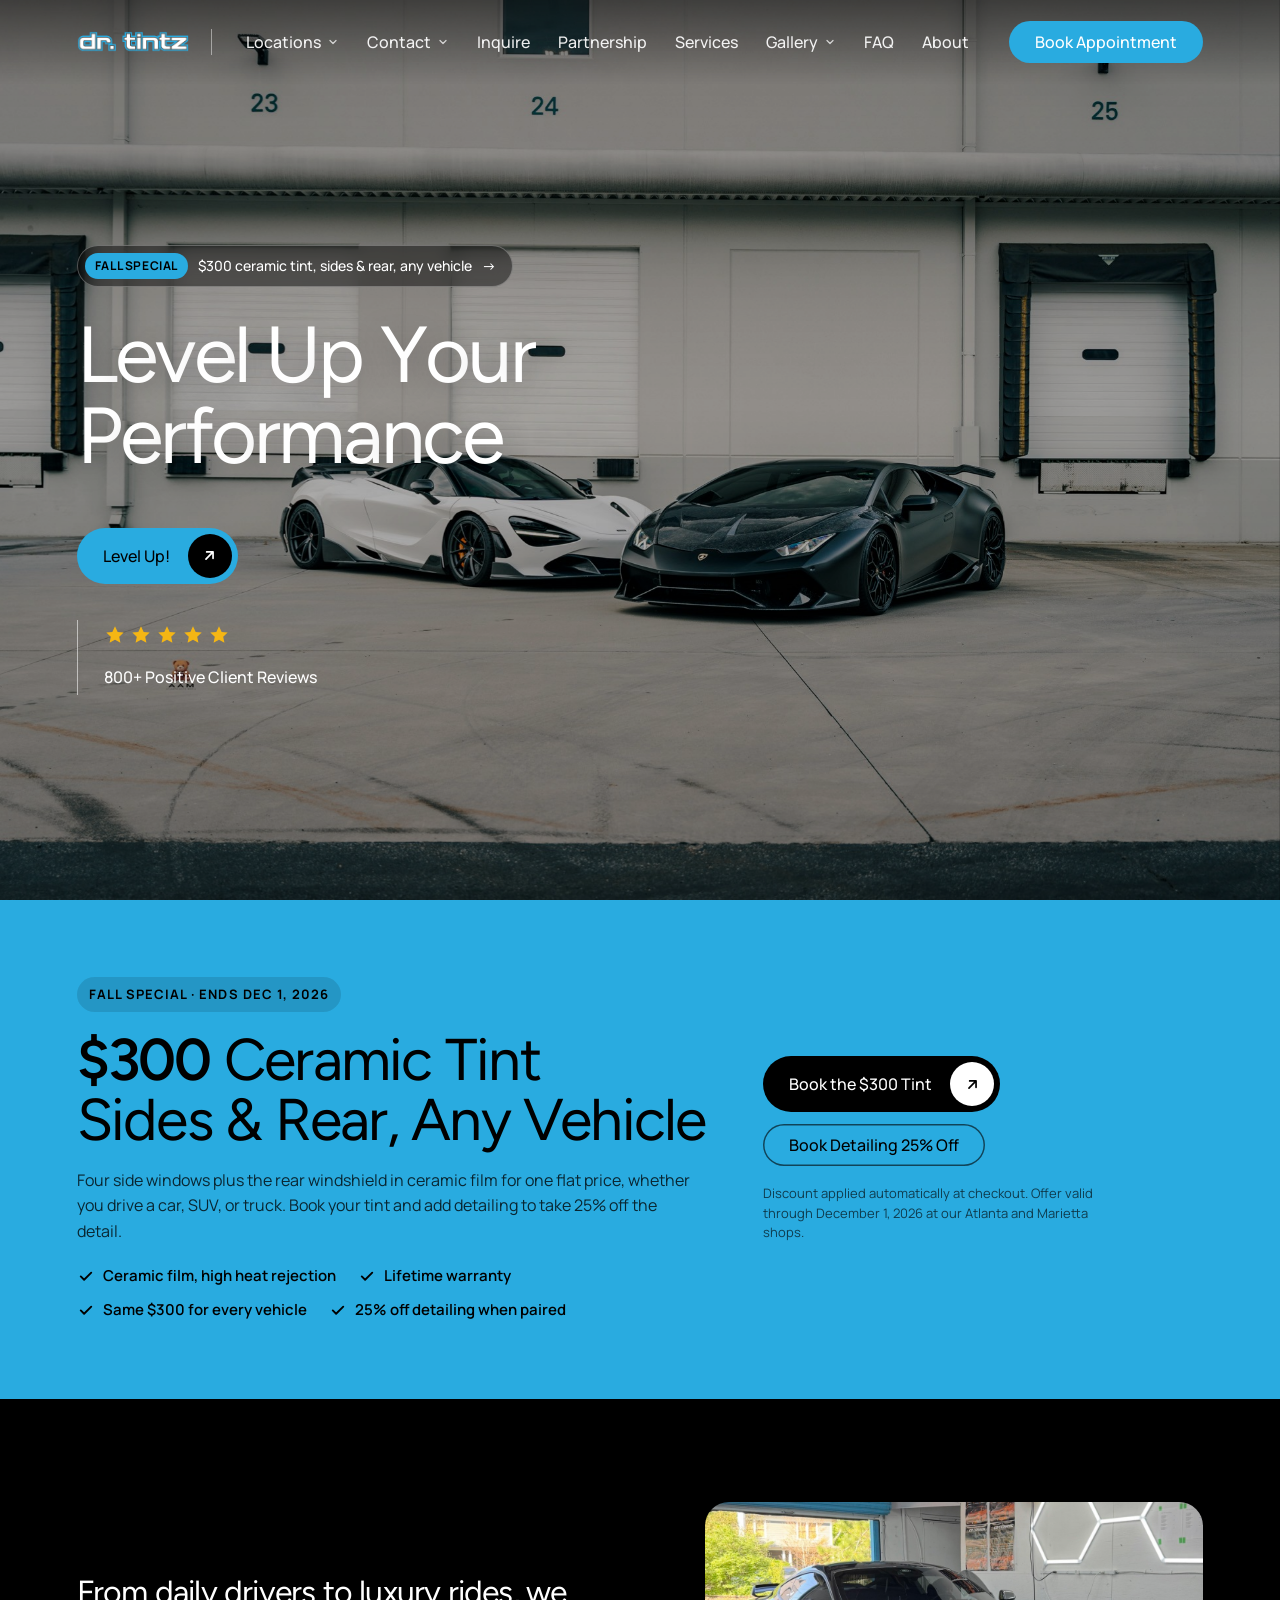
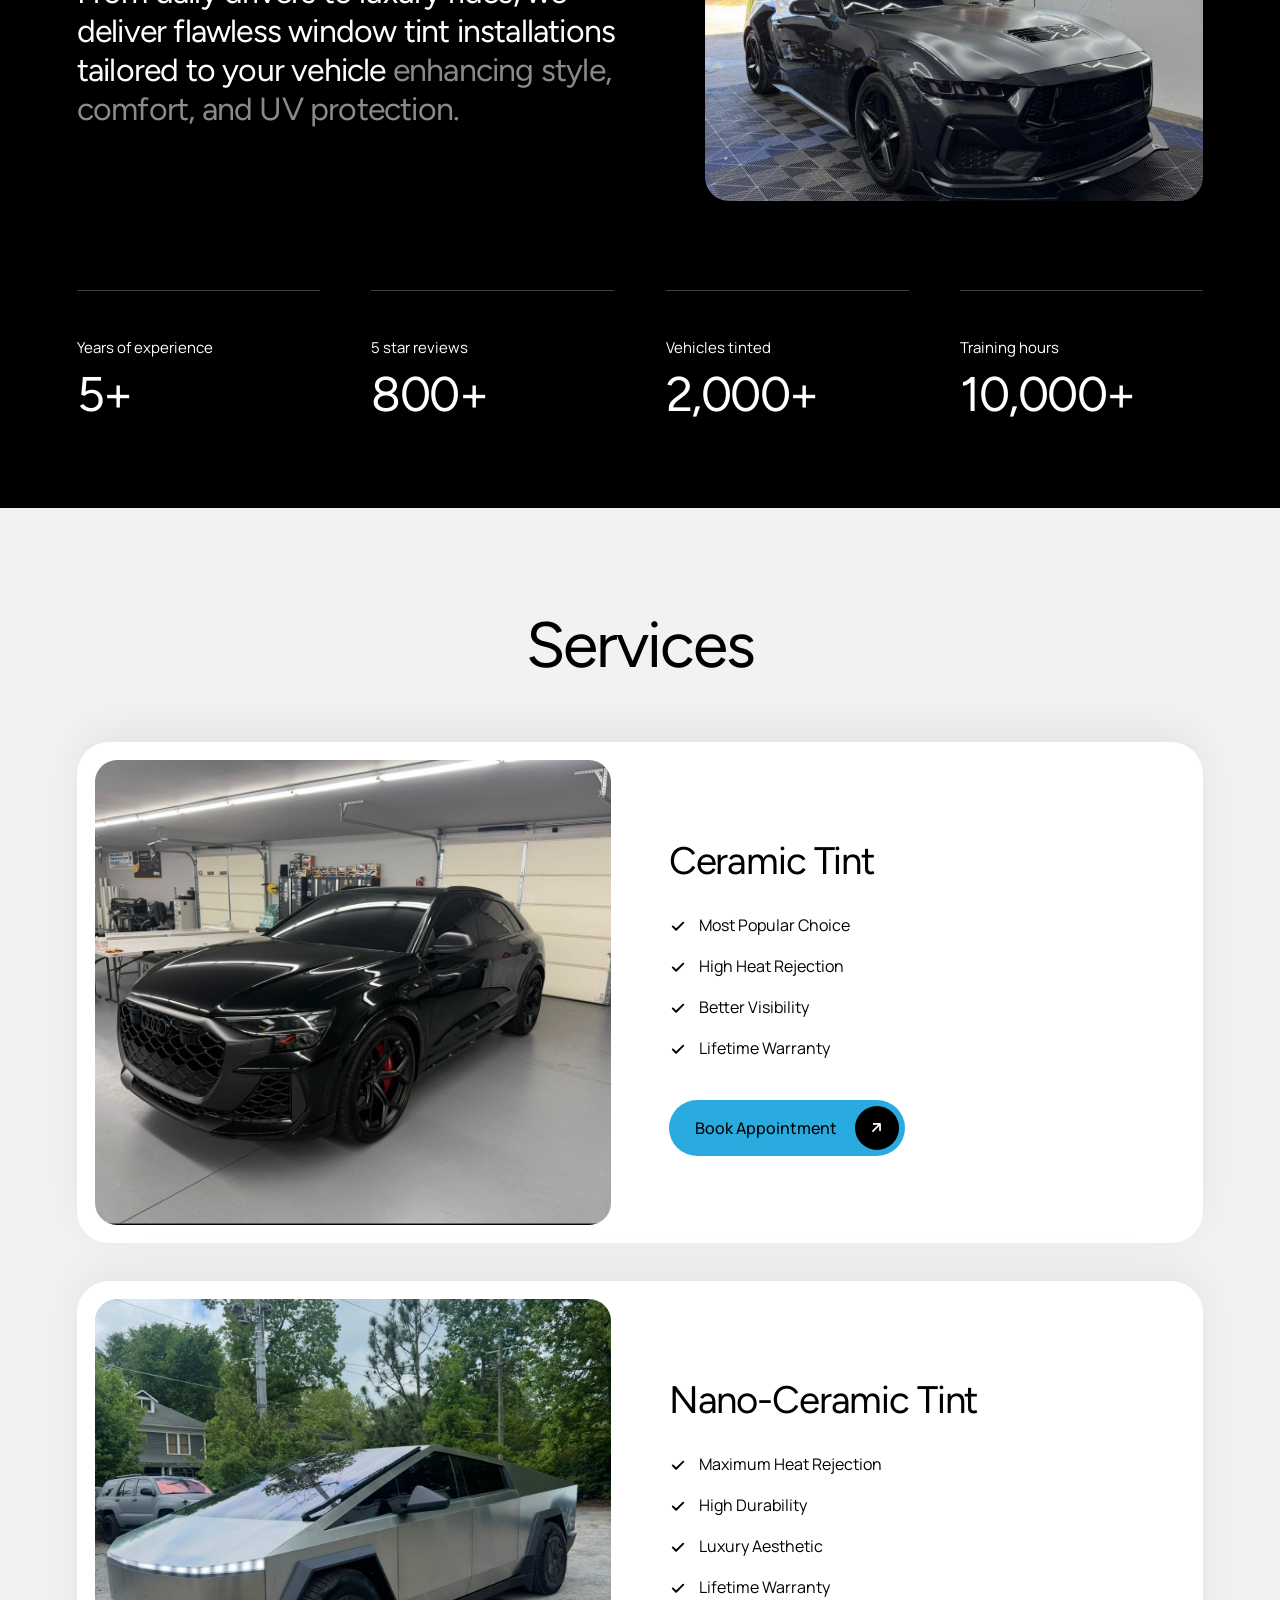
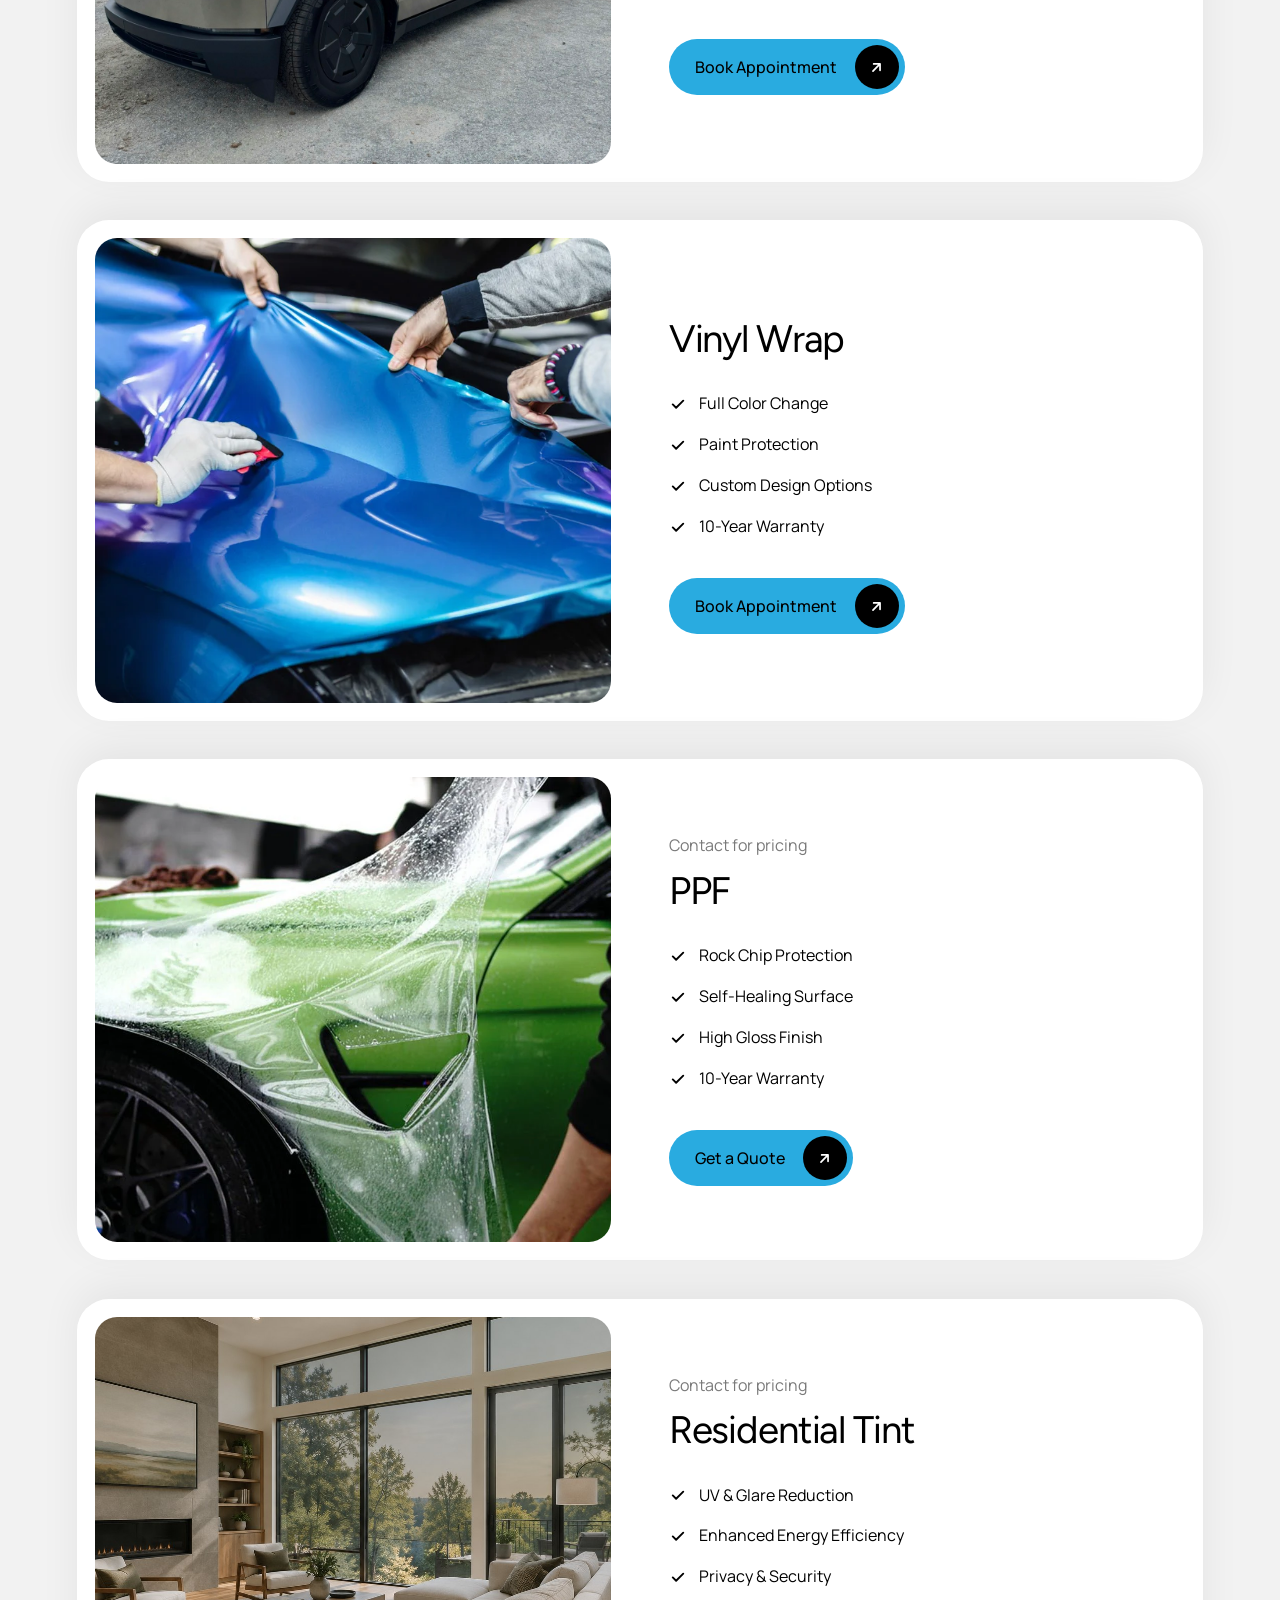
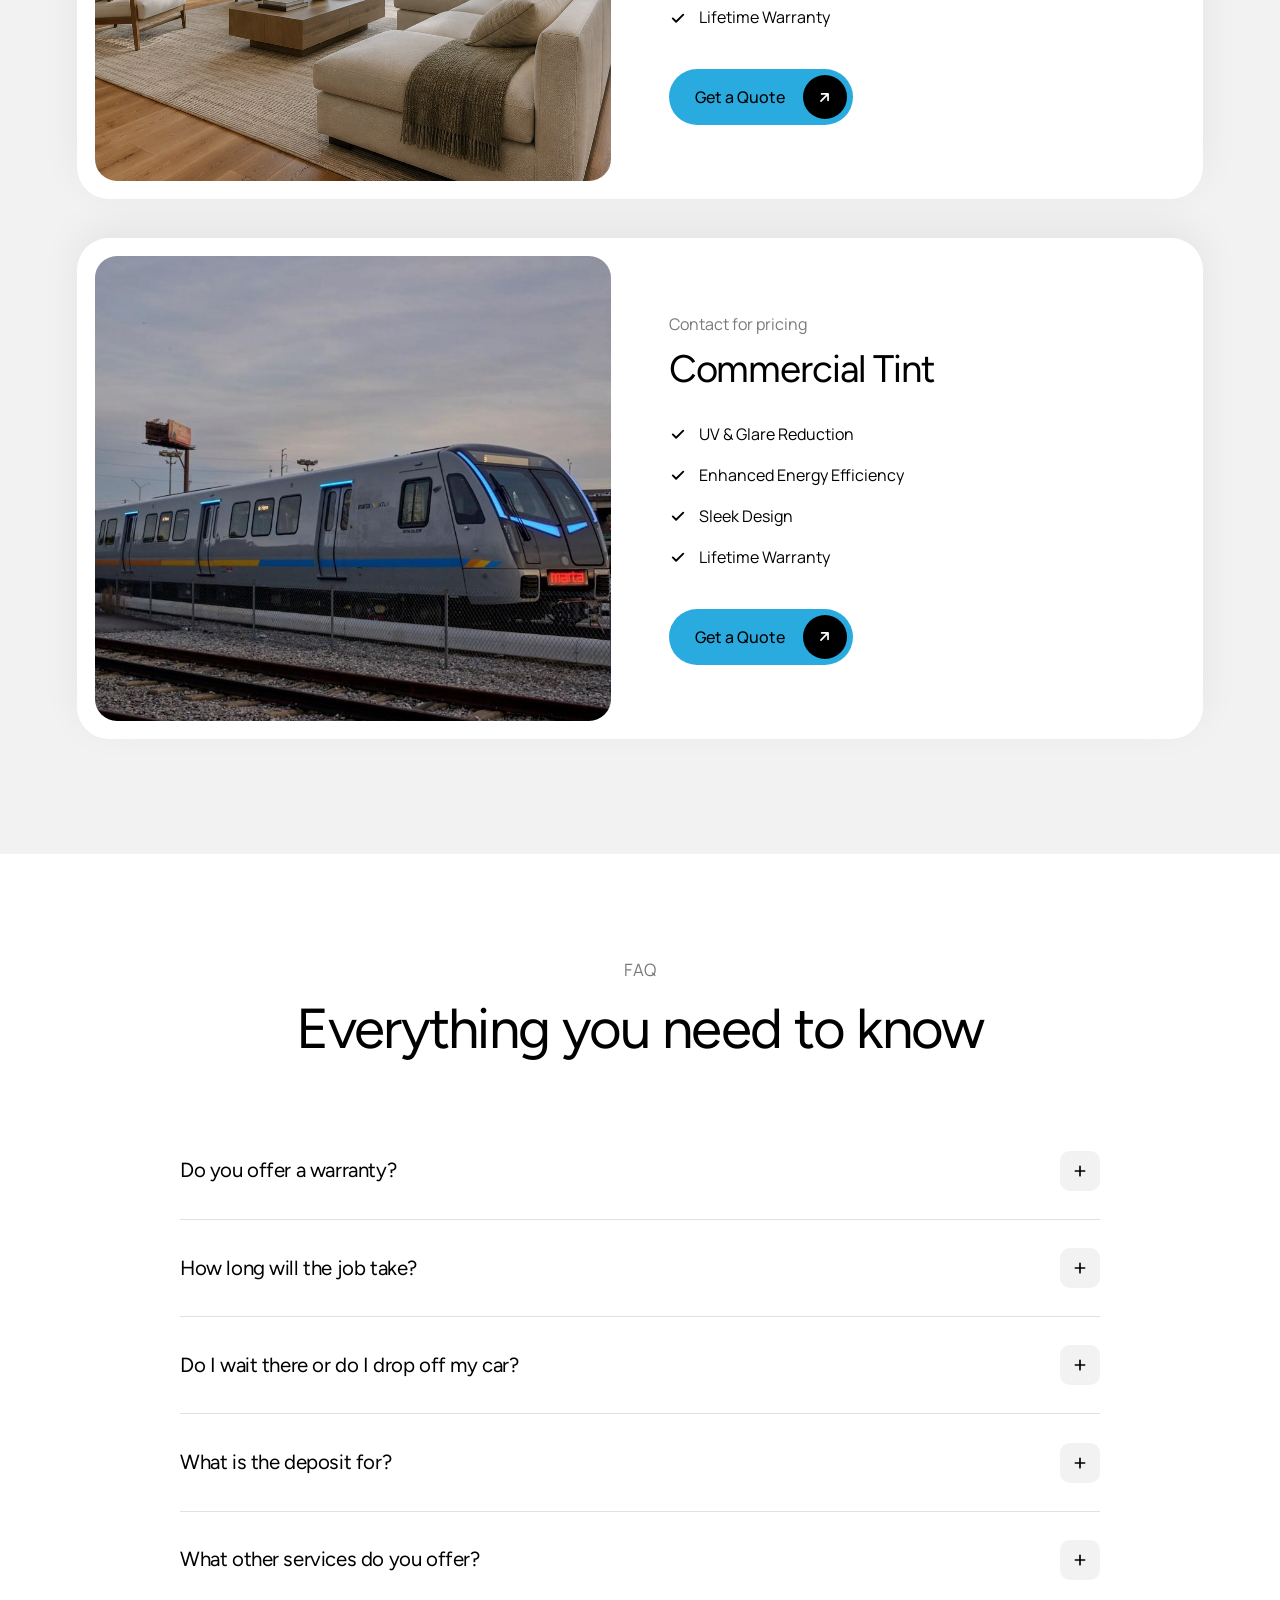
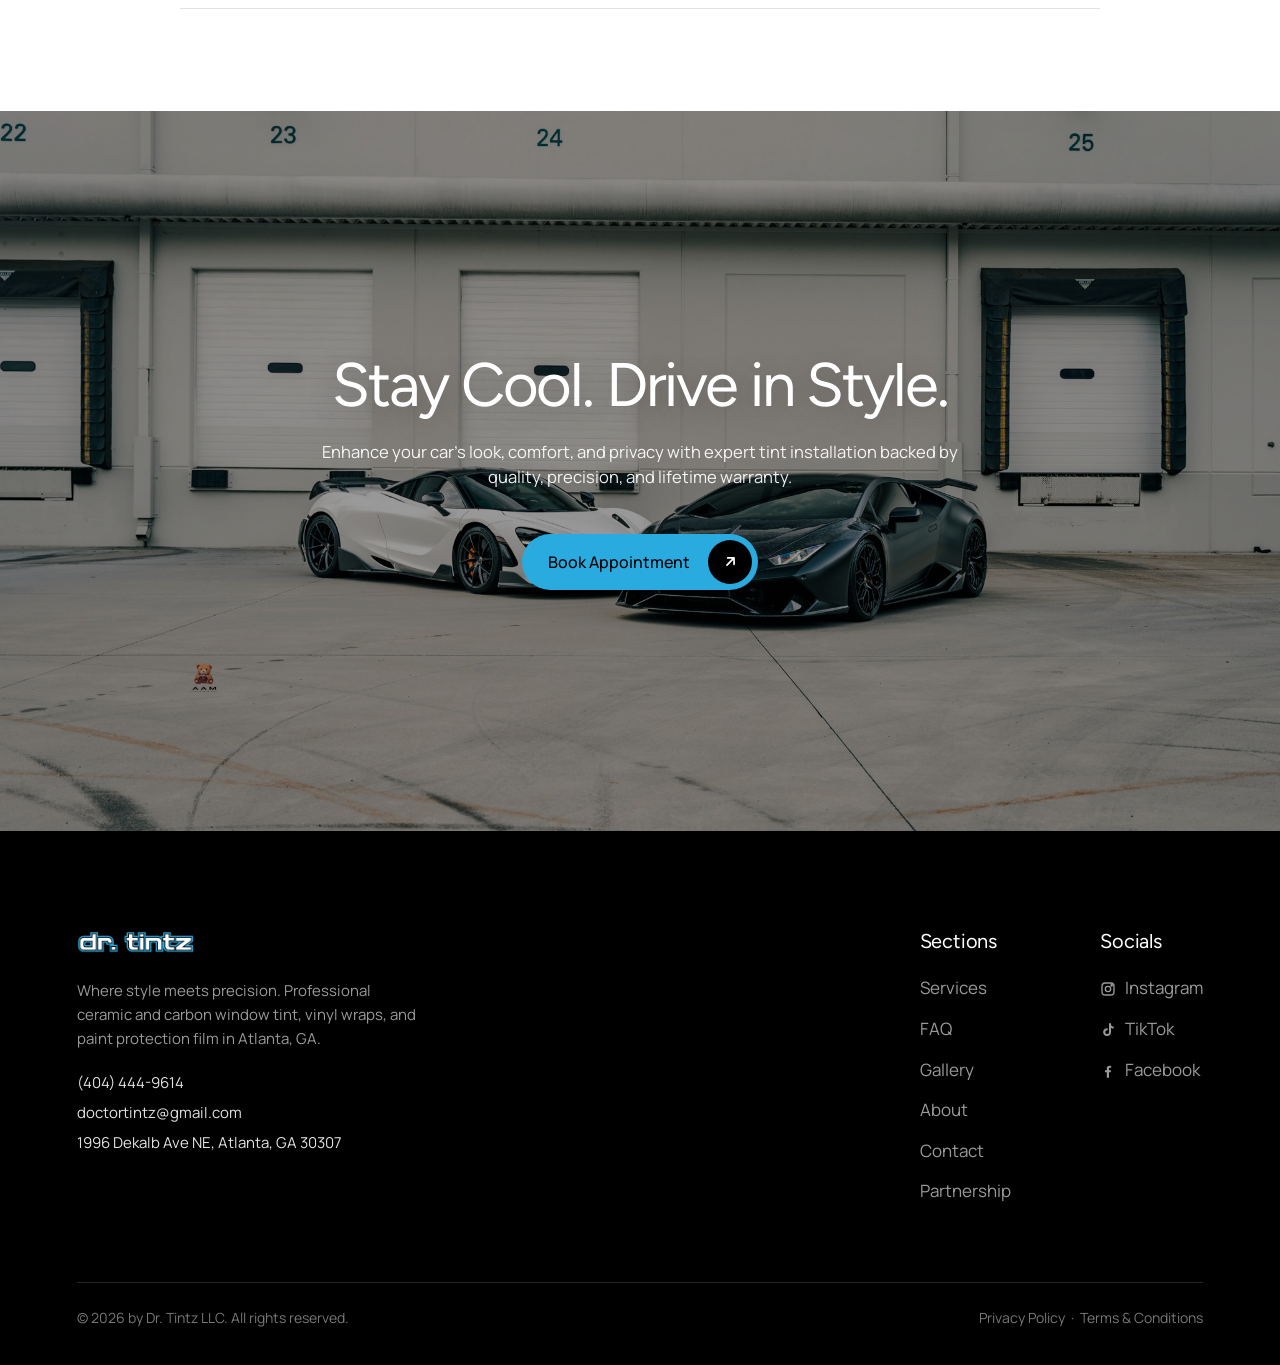
<file: index.html>
<!DOCTYPE html>
<html lang="en">
<head>
  <meta charset="UTF-8">
  <meta name="viewport" content="width=device-width, initial-scale=1.0">
  <!-- Google tag (gtag.js): Google Ads + GA4, cross-domain linked to the booking site -->
  <script async src="https://www.googletagmanager.com/gtag/js?id=AW-11164100481"></script>
  <script>
    window.dataLayer = window.dataLayer || [];
    function gtag(){dataLayer.push(arguments);}
    gtag('js', new Date());
    gtag('set', 'linker', {'domains': ['doctortintz.com', 'bookdoctortintz.com']});
    gtag('config', 'AW-11164100481');
    // Google Ads website call tracking: swaps the number below for a forwarding number for ad visitors
    gtag('config', 'AW-11164100481/GCsjCLun4IMcEIHPussp', {
      'phone_conversion_number': '(404) 444-9614'
    });
    gtag('config', 'G-PP5F7V0860');
  </script>
  <!-- Structured data: Dr. Tintz organization + both shops (Google Business Profile values) -->
  <script type="application/ld+json">
  {
    "@context": "https://schema.org/",
    "@graph": [
      {
        "@type": "Organization",
        "@id": "https://doctortintz.com/#organization",
        "name": "Dr. Tintz",
        "url": "https://doctortintz.com/",
        "email": "doctortintz@gmail.com",
        "sameAs": [
          "https://www.instagram.com/doctortintz",
          "https://www.facebook.com/drtintz"
        ]
      },
      {
        "@type": "AutomotiveBusiness",
        "@id": "https://doctortintz.com/#atlanta",
        "name": "Dr Tintz - PPF - Wrap - Detail",
        "parentOrganization": { "@id": "https://doctortintz.com/#organization" },
        "url": "https://doctortintz.com/",
        "telephone": "+1-404-444-9614",
        "email": "doctortintz@gmail.com",
        "priceRange": "$$",
        "address": {
          "@type": "PostalAddress",
          "streetAddress": "1996 DeKalb Ave NE",
          "addressLocality": "Atlanta",
          "addressRegion": "GA",
          "postalCode": "30307",
          "addressCountry": "US"
        },
        "openingHoursSpecification": [
          {
            "@type": "OpeningHoursSpecification",
            "dayOfWeek": ["Tuesday", "Wednesday", "Thursday", "Friday", "Saturday", "Sunday"],
            "opens": "09:00",
            "closes": "17:00"
          }
        ],
        "areaServed": ["Atlanta", "Decatur", "East Atlanta", "Kirkwood", "Little Five Points", "Stone Mountain"],
        "knowsAbout": ["Window tinting", "Ceramic window tint", "Paint protection film", "Vehicle wraps", "Residential window film", "Commercial window film"]
      },
      {
        "@type": "AutomotiveBusiness",
        "@id": "https://doctortintz.com/#marietta",
        "name": "Dr Tintz - PPF - Wrap - Detail",
        "parentOrganization": { "@id": "https://doctortintz.com/#organization" },
        "url": "https://doctortintz.com/",
        "telephone": "+1-678-381-9547",
        "email": "doctortintz@gmail.com",
        "priceRange": "$$",
        "address": {
          "@type": "PostalAddress",
          "streetAddress": "1905 Airport Industrial Park Dr SE a",
          "addressLocality": "Marietta",
          "addressRegion": "GA",
          "postalCode": "30060",
          "addressCountry": "US"
        },
        "geo": { "@type": "GeoCoordinates", "latitude": 33.918, "longitude": -84.504 },
        "openingHoursSpecification": [
          {
            "@type": "OpeningHoursSpecification",
            "dayOfWeek": ["Tuesday", "Wednesday", "Thursday", "Friday", "Saturday", "Sunday"],
            "opens": "09:00",
            "closes": "17:00"
          }
        ],
        "areaServed": ["Marietta", "Smyrna", "Kennesaw", "Austell", "Mableton", "Roswell"],
        "knowsAbout": ["Window tinting", "Ceramic window tint", "Paint protection film", "Vehicle wraps", "Residential window film", "Commercial window film"]
      }
    ]
  }
  </script>
  <title>Doctor Tintz | Window Tinting, Wraps &amp; PPF in Atlanta, GA</title>
  <meta name="description" content="Doctor Tintz delivers flawless ceramic and nano-ceramic window tint, vinyl wraps, and paint protection film in Atlanta. Lifetime warranty. Book your appointment today.">
  <meta name="theme-color" content="#000000">
  <meta property="og:title" content="Doctor Tintz | Stay Cool. Drive in Style.">
  <meta property="og:description" content="Professional window tint, wraps and PPF in Atlanta, GA. Backed by a lifetime warranty.">
  <meta property="og:type" content="website">
  <meta property="og:image" content="assets/img/hero-supercars.jpg">
  <link rel="icon" href="/favicon.ico" sizes="any">
  <link rel="icon" href="assets/favicon-48.png" type="image/png" sizes="48x48">
  <link rel="icon" href="assets/favicon-192.png" type="image/png" sizes="192x192">
  <link rel="icon" href="assets/favicon-512.png" type="image/png" sizes="512x512">
  <link rel="apple-touch-icon" href="assets/apple-touch-icon.png">
  <link rel="preconnect" href="https://fonts.googleapis.com">
  <link rel="preconnect" href="https://fonts.gstatic.com" crossorigin>
  <link href="https://fonts.googleapis.com/css2?family=Figtree:wght@300;400;500;600&family=Manrope:wght@400;500;600&display=swap" rel="stylesheet">
  <link rel="stylesheet" href="css/styles.css">
</head>
<body>

  <!-- Header -->
  <header class="header">
    <div class="container header__inner">
      <div class="header__left">
        <a class="logo" href="index.html" aria-label="Doctor Tintz home">
          <img src="assets/img/logo.png" alt="dr. tintz" width="266" height="50">
        </a>
        <span class="header__divider" aria-hidden="true"></span>
        <nav class="nav" id="nav" aria-label="Primary">
          <div class="nav__item">
            <button class="nav__link nav__toggle" type="button" aria-expanded="false" aria-haspopup="true">Locations <svg class="chev" viewBox="0 0 24 24" fill="none" stroke="currentColor" stroke-width="2.5" stroke-linecap="round" stroke-linejoin="round" aria-hidden="true"><path d="m6 9 6 6 6-6"/></svg></button>
            <div class="dropdown">
              <a class="dropdown__item" href="https://maps.google.com/?q=1996+Dekalb+Ave+NE,+Atlanta,+GA+30307" target="_blank" rel="noopener">
                <strong>Atlanta</strong>
                <span>1996 Dekalb Ave NE, Atlanta, GA 30307</span>
              </a>
              <a class="dropdown__item" href="https://maps.google.com/?q=1905+Airport+Industrial+Park+Dr+SE,+Suite+A,+Marietta,+GA+30060" target="_blank" rel="noopener">
                <strong>Marietta</strong>
                <span>1905 Airport Industrial Park Dr SE, Suite A, Marietta, GA 30060</span>
              </a>
            </div>
          </div>
          <div class="nav__item">
            <button class="nav__link nav__toggle" type="button" aria-expanded="false" aria-haspopup="true">Contact <svg class="chev" viewBox="0 0 24 24" fill="none" stroke="currentColor" stroke-width="2.5" stroke-linecap="round" stroke-linejoin="round" aria-hidden="true"><path d="m6 9 6 6 6-6"/></svg></button>
            <div class="dropdown dropdown--sm">
              <a class="dropdown__item" href="tel:+14044449614">
                <strong>Call or text us</strong>
                <span>(404) 444-9614</span>
              </a>
            </div>
          </div>
          <button class="nav__link" type="button" data-open-inquire>Inquire</button>
          <a class="nav__link" href="partnership.html">Partnership</a>
          <a class="nav__link" href="#services">Services</a>
          <div class="nav__item">
            <button class="nav__link nav__toggle" type="button" aria-expanded="false" aria-haspopup="true">Gallery <svg class="chev" viewBox="0 0 24 24" fill="none" stroke="currentColor" stroke-width="2.5" stroke-linecap="round" stroke-linejoin="round" aria-hidden="true"><path d="m6 9 6 6 6-6"/></svg></button>
            <div class="dropdown">
              <a class="dropdown__item" href="gallery.html"><strong>All work</strong><span>Everything from the shop</span></a>
              <a class="dropdown__item" href="gallery.html#tint"><strong>Tint</strong><span>Ceramic &amp; nano-ceramic installs</span></a>
              <a class="dropdown__item" href="gallery.html#wraps"><strong>Wraps</strong><span>Color changes &amp; custom vinyl</span></a>
              <a class="dropdown__item" href="gallery.html#ppf"><strong>PPF</strong><span>Paint protection film</span></a>
              <a class="dropdown__item" href="gallery.html#detailing"><strong>Detailing</strong><span>Interior &amp; exterior</span></a>
            </div>
          </div>
          <a class="nav__link" href="#faq">FAQ</a>
          <a class="nav__link" href="about.html">About</a>
          <a class="btn btn--primary" href="https://bookdoctortintz.com" target="_blank" rel="noopener">Book Appointment</a>
        </nav>
      </div>
      <div class="header__cta">
        <a class="btn btn--primary btn--on-dark" href="https://bookdoctortintz.com" target="_blank" rel="noopener">Book Appointment</a>
        <button class="nav-toggle" aria-label="Open menu" aria-expanded="false" aria-controls="nav">
          <span></span><span></span><span></span>
        </button>
      </div>
    </div>
  </header>

  <main>

    <!-- Hero -->
    <section class="hero" id="hero">
      <div class="hero__bg" aria-hidden="true">
        <img src="assets/img/hero-supercars.jpg" alt="" width="2048" height="1368" fetchpriority="high">
      </div>
      <div class="container">
        <div class="hero__content">
          <a class="hero__promo" href="#fall-special"><strong>Fall Special</strong> $300 ceramic tint, sides &amp; rear, any vehicle <span aria-hidden="true">&rarr;</span></a>
          <h1 class="hero__title" data-split>Level Up Your Performance</h1>

          <div class="hero__cta">
            <a class="btn btn--arrow" href="https://bookdoctortintz.com" target="_blank" rel="noopener">
              Level Up!
              <span class="btn__arrow"><svg viewBox="0 0 24 24" fill="none" stroke="currentColor" stroke-width="2.4" stroke-linecap="round" stroke-linejoin="round"><path d="M7 17 17 7M8 7h9v9"/></svg></span>
            </a>
          </div>

          <div class="hero__proof">
            <div class="stars" aria-label="5 out of 5 stars">
              <svg viewBox="0 0 24 24" fill="currentColor"><path d="M12 2.5l2.9 6.1 6.6.8-4.9 4.6 1.3 6.5L12 17.3l-5.9 3.2 1.3-6.5L2.5 9.4l6.6-.8L12 2.5z"/></svg>
              <svg viewBox="0 0 24 24" fill="currentColor"><path d="M12 2.5l2.9 6.1 6.6.8-4.9 4.6 1.3 6.5L12 17.3l-5.9 3.2 1.3-6.5L2.5 9.4l6.6-.8L12 2.5z"/></svg>
              <svg viewBox="0 0 24 24" fill="currentColor"><path d="M12 2.5l2.9 6.1 6.6.8-4.9 4.6 1.3 6.5L12 17.3l-5.9 3.2 1.3-6.5L2.5 9.4l6.6-.8L12 2.5z"/></svg>
              <svg viewBox="0 0 24 24" fill="currentColor"><path d="M12 2.5l2.9 6.1 6.6.8-4.9 4.6 1.3 6.5L12 17.3l-5.9 3.2 1.3-6.5L2.5 9.4l6.6-.8L12 2.5z"/></svg>
              <svg viewBox="0 0 24 24" fill="currentColor"><path d="M12 2.5l2.9 6.1 6.6.8-4.9 4.6 1.3 6.5L12 17.3l-5.9 3.2 1.3-6.5L2.5 9.4l6.6-.8L12 2.5z"/></svg>
            </div>
            <p>800+ Positive Client Reviews</p>
          </div>
        </div>
      </div>
    </section>

    <!-- Fall Special -->
    <section class="promo" id="fall-special" aria-labelledby="promo-title">
      <div class="container promo__inner">
        <div class="promo__copy reveal">
          <span class="promo__eyebrow">Fall Special &middot; Ends Dec 1, 2026</span>
          <h2 class="promo__title" id="promo-title"><span class="promo__price">$300</span> Ceramic Tint<br>Sides &amp; Rear, Any Vehicle</h2>
          <p class="promo__text">Four side windows plus the rear windshield in ceramic film for one flat price, whether you drive a car, SUV, or truck. Book your tint and add detailing to take 25% off the detail.</p>
          <ul class="promo__list">
            <li><svg viewBox="0 0 24 24" fill="none" stroke="currentColor" stroke-width="2.5" stroke-linecap="round" stroke-linejoin="round"><path d="M5 12.5l4.5 4.5L19 7.5"/></svg>Ceramic film, high heat rejection</li>
            <li><svg viewBox="0 0 24 24" fill="none" stroke="currentColor" stroke-width="2.5" stroke-linecap="round" stroke-linejoin="round"><path d="M5 12.5l4.5 4.5L19 7.5"/></svg>Lifetime warranty</li>
            <li><svg viewBox="0 0 24 24" fill="none" stroke="currentColor" stroke-width="2.5" stroke-linecap="round" stroke-linejoin="round"><path d="M5 12.5l4.5 4.5L19 7.5"/></svg>Same $300 for every vehicle</li>
            <li><svg viewBox="0 0 24 24" fill="none" stroke="currentColor" stroke-width="2.5" stroke-linecap="round" stroke-linejoin="round"><path d="M5 12.5l4.5 4.5L19 7.5"/></svg>25% off detailing when paired</li>
          </ul>
        </div>
        <div class="promo__actions reveal" data-delay="1">
          <a class="btn btn--arrow" href="https://bookdoctortintz.com/?service=window-tinting&amp;package=classic&amp;filmType=ceramic&amp;promo=fall" target="_blank" rel="noopener">
            Book the $300 Tint
            <span class="btn__arrow"><svg viewBox="0 0 24 24" fill="none" stroke="currentColor" stroke-width="2.4" stroke-linecap="round" stroke-linejoin="round"><path d="M7 17 17 7M8 7h9v9"/></svg></span>
          </a>
          <a class="btn btn--ghost" href="https://bookdoctortintz.com/?service=auto-detailing&amp;promo=fall" target="_blank" rel="noopener">Book Detailing 25% Off</a>
          <p class="promo__fine">Discount applied automatically at checkout. Offer valid through December 1, 2026 at our Atlanta and Marietta shops.</p>
        </div>
      </div>
    </section>

    <!-- Intro + stats -->
    <section class="intro" aria-label="About our work">
      <div class="container">
        <div class="intro__grid">
          <p class="intro__text reveal">From daily drivers to luxury rides, we deliver flawless window tint installations tailored to your vehicle <span class="dim">enhancing style, comfort, and UV protection.</span></p>
          <div class="intro__media reveal" data-delay="1">
            <img src="assets/img/shop-mustang.jpg" alt="Dark grey Ford Mustang inside the Doctor Tintz bay under hexagon shop lights" loading="lazy" width="1320" height="1480">
          </div>
        </div>

        <div class="stats__grid">
          <div class="stat reveal">
            <div class="stat__label">Years of experience</div>
            <div class="stat__value"><span data-count="5">0</span>+</div>
          </div>
          <div class="stat reveal" data-delay="1">
            <div class="stat__label">5 star reviews</div>
            <div class="stat__value"><span data-count="800">0</span>+</div>
          </div>
          <div class="stat reveal" data-delay="2">
            <div class="stat__label">Vehicles tinted</div>
            <div class="stat__value"><span data-count="2000">0</span>+</div>
          </div>
          <div class="stat reveal" data-delay="3">
            <div class="stat__label">Training hours</div>
            <div class="stat__value"><span data-count="10000">0</span>+</div>
          </div>
        </div>
      </div>
    </section>

    <!-- Services -->
    <section class="services theme-light" id="services">
      <div class="container">
        <h2 class="services__title reveal">Services</h2>

        <div class="services__stack">
        <!-- Ceramic Tint -->
        <article class="service-row reveal">
          <div class="service-row__media">
            <img src="assets/img/ceramic-audi.jpg" alt="Black Audi RS Q8 with ceramic window tint inside the Doctor Tintz shop" loading="lazy" width="1320" height="988">
          </div>
          <div class="service-row__body">
            <h3 class="service-row__title">Ceramic Tint</h3>
            <ul class="service-row__features">
              <li><svg viewBox="0 0 24 24" fill="none" stroke="currentColor" stroke-width="2.5" stroke-linecap="round" stroke-linejoin="round"><path d="M5 12.5l4.5 4.5L19 7.5"/></svg>Most Popular Choice</li>
              <li><svg viewBox="0 0 24 24" fill="none" stroke="currentColor" stroke-width="2.5" stroke-linecap="round" stroke-linejoin="round"><path d="M5 12.5l4.5 4.5L19 7.5"/></svg>High Heat Rejection</li>
              <li><svg viewBox="0 0 24 24" fill="none" stroke="currentColor" stroke-width="2.5" stroke-linecap="round" stroke-linejoin="round"><path d="M5 12.5l4.5 4.5L19 7.5"/></svg>Better Visibility</li>
              <li><svg viewBox="0 0 24 24" fill="none" stroke="currentColor" stroke-width="2.5" stroke-linecap="round" stroke-linejoin="round"><path d="M5 12.5l4.5 4.5L19 7.5"/></svg>Lifetime Warranty</li>
            </ul>
            <div class="service-row__cta">
              <a class="btn btn--arrow" href="https://bookdoctortintz.com" target="_blank" rel="noopener">
                Book Appointment
                <span class="btn__arrow"><svg viewBox="0 0 24 24" fill="none" stroke="currentColor" stroke-width="2.4" stroke-linecap="round" stroke-linejoin="round"><path d="M7 17 17 7M8 7h9v9"/></svg></span>
              </a>
            </div>
          </div>
        </article>

        <!-- Nano-Ceramic Tint -->
        <article class="service-row reveal">
          <div class="service-row__media">
            <img src="assets/img/nano-ceramic-cybertruck.jpg" alt="Tesla Cybertruck with dark nano-ceramic window tint" loading="lazy" width="1320" height="1566">
          </div>
          <div class="service-row__body">
            <h3 class="service-row__title">Nano-Ceramic Tint</h3>
            <ul class="service-row__features">
              <li><svg viewBox="0 0 24 24" fill="none" stroke="currentColor" stroke-width="2.5" stroke-linecap="round" stroke-linejoin="round"><path d="M5 12.5l4.5 4.5L19 7.5"/></svg>Maximum Heat Rejection</li>
              <li><svg viewBox="0 0 24 24" fill="none" stroke="currentColor" stroke-width="2.5" stroke-linecap="round" stroke-linejoin="round"><path d="M5 12.5l4.5 4.5L19 7.5"/></svg>High Durability</li>
              <li><svg viewBox="0 0 24 24" fill="none" stroke="currentColor" stroke-width="2.5" stroke-linecap="round" stroke-linejoin="round"><path d="M5 12.5l4.5 4.5L19 7.5"/></svg>Luxury Aesthetic</li>
              <li><svg viewBox="0 0 24 24" fill="none" stroke="currentColor" stroke-width="2.5" stroke-linecap="round" stroke-linejoin="round"><path d="M5 12.5l4.5 4.5L19 7.5"/></svg>Lifetime Warranty</li>
            </ul>
            <div class="service-row__cta">
              <a class="btn btn--arrow" href="https://bookdoctortintz.com" target="_blank" rel="noopener">
                Book Appointment
                <span class="btn__arrow"><svg viewBox="0 0 24 24" fill="none" stroke="currentColor" stroke-width="2.4" stroke-linecap="round" stroke-linejoin="round"><path d="M7 17 17 7M8 7h9v9"/></svg></span>
              </a>
            </div>
          </div>
        </article>

        <!-- Vinyl Wrap -->
        <article class="service-row reveal">
          <div class="service-row__media">
            <img src="assets/img/vinyl-wrap.webp" alt="Installer applying a blue color-shift vinyl wrap to a car hood" loading="lazy" width="1000" height="750">
          </div>
          <div class="service-row__body">
            <h3 class="service-row__title">Vinyl Wrap</h3>
            <ul class="service-row__features">
              <li><svg viewBox="0 0 24 24" fill="none" stroke="currentColor" stroke-width="2.5" stroke-linecap="round" stroke-linejoin="round"><path d="M5 12.5l4.5 4.5L19 7.5"/></svg>Full Color Change</li>
              <li><svg viewBox="0 0 24 24" fill="none" stroke="currentColor" stroke-width="2.5" stroke-linecap="round" stroke-linejoin="round"><path d="M5 12.5l4.5 4.5L19 7.5"/></svg>Paint Protection</li>
              <li><svg viewBox="0 0 24 24" fill="none" stroke="currentColor" stroke-width="2.5" stroke-linecap="round" stroke-linejoin="round"><path d="M5 12.5l4.5 4.5L19 7.5"/></svg>Custom Design Options</li>
              <li><svg viewBox="0 0 24 24" fill="none" stroke="currentColor" stroke-width="2.5" stroke-linecap="round" stroke-linejoin="round"><path d="M5 12.5l4.5 4.5L19 7.5"/></svg>10-Year Warranty</li>
            </ul>
            <div class="service-row__cta">
              <a class="btn btn--arrow" href="https://bookdoctortintz.com" target="_blank" rel="noopener">
                Book Appointment
                <span class="btn__arrow"><svg viewBox="0 0 24 24" fill="none" stroke="currentColor" stroke-width="2.4" stroke-linecap="round" stroke-linejoin="round"><path d="M7 17 17 7M8 7h9v9"/></svg></span>
              </a>
            </div>
          </div>
        </article>

        <!-- PPF -->
        <article class="service-row reveal">
          <div class="service-row__media">
            <img src="assets/img/ppf.webp" alt="Clear paint protection film being applied to a green sports car fender" loading="lazy" width="1000" height="750">
          </div>
          <div class="service-row__body">
            <p class="service-row__price">Contact for pricing</p>
            <h3 class="service-row__title">PPF</h3>
            <ul class="service-row__features">
              <li><svg viewBox="0 0 24 24" fill="none" stroke="currentColor" stroke-width="2.5" stroke-linecap="round" stroke-linejoin="round"><path d="M5 12.5l4.5 4.5L19 7.5"/></svg>Rock Chip Protection</li>
              <li><svg viewBox="0 0 24 24" fill="none" stroke="currentColor" stroke-width="2.5" stroke-linecap="round" stroke-linejoin="round"><path d="M5 12.5l4.5 4.5L19 7.5"/></svg>Self-Healing Surface</li>
              <li><svg viewBox="0 0 24 24" fill="none" stroke="currentColor" stroke-width="2.5" stroke-linecap="round" stroke-linejoin="round"><path d="M5 12.5l4.5 4.5L19 7.5"/></svg>High Gloss Finish</li>
              <li><svg viewBox="0 0 24 24" fill="none" stroke="currentColor" stroke-width="2.5" stroke-linecap="round" stroke-linejoin="round"><path d="M5 12.5l4.5 4.5L19 7.5"/></svg>10-Year Warranty</li>
            </ul>
            <div class="service-row__cta">
              <a class="btn btn--arrow" href="contact.html">
                Get a Quote
                <span class="btn__arrow"><svg viewBox="0 0 24 24" fill="none" stroke="currentColor" stroke-width="2.4" stroke-linecap="round" stroke-linejoin="round"><path d="M7 17 17 7M8 7h9v9"/></svg></span>
              </a>
            </div>
          </div>
        </article>

        <!-- Residential Tint -->
        <article class="service-row reveal">
          <div class="service-row__media">
            <img src="assets/img/residential-tint.jpg" alt="Modern living room with large tinted windows reducing glare from the afternoon sun" loading="lazy" width="1024" height="1024">
          </div>
          <div class="service-row__body">
            <p class="service-row__price">Contact for pricing</p>
            <h3 class="service-row__title">Residential Tint</h3>
            <ul class="service-row__features">
              <li><svg viewBox="0 0 24 24" fill="none" stroke="currentColor" stroke-width="2.5" stroke-linecap="round" stroke-linejoin="round"><path d="M5 12.5l4.5 4.5L19 7.5"/></svg>UV &amp; Glare Reduction</li>
              <li><svg viewBox="0 0 24 24" fill="none" stroke="currentColor" stroke-width="2.5" stroke-linecap="round" stroke-linejoin="round"><path d="M5 12.5l4.5 4.5L19 7.5"/></svg>Enhanced Energy Efficiency</li>
              <li><svg viewBox="0 0 24 24" fill="none" stroke="currentColor" stroke-width="2.5" stroke-linecap="round" stroke-linejoin="round"><path d="M5 12.5l4.5 4.5L19 7.5"/></svg>Privacy &amp; Security</li>
              <li><svg viewBox="0 0 24 24" fill="none" stroke="currentColor" stroke-width="2.5" stroke-linecap="round" stroke-linejoin="round"><path d="M5 12.5l4.5 4.5L19 7.5"/></svg>Lifetime Warranty</li>
            </ul>
            <div class="service-row__cta">
              <a class="btn btn--arrow" href="contact.html">
                Get a Quote
                <span class="btn__arrow"><svg viewBox="0 0 24 24" fill="none" stroke="currentColor" stroke-width="2.4" stroke-linecap="round" stroke-linejoin="round"><path d="M7 17 17 7M8 7h9v9"/></svg></span>
              </a>
            </div>
          </div>
        </article>

        <!-- Commercial Tint -->
        <article class="service-row reveal">
          <div class="service-row__media">
            <img src="assets/img/commercial-train.jpg" alt="Commercial rail car with tinted windows" loading="lazy" width="1100" height="733">
          </div>
          <div class="service-row__body">
            <p class="service-row__price">Contact for pricing</p>
            <h3 class="service-row__title">Commercial Tint</h3>
            <ul class="service-row__features">
              <li><svg viewBox="0 0 24 24" fill="none" stroke="currentColor" stroke-width="2.5" stroke-linecap="round" stroke-linejoin="round"><path d="M5 12.5l4.5 4.5L19 7.5"/></svg>UV &amp; Glare Reduction</li>
              <li><svg viewBox="0 0 24 24" fill="none" stroke="currentColor" stroke-width="2.5" stroke-linecap="round" stroke-linejoin="round"><path d="M5 12.5l4.5 4.5L19 7.5"/></svg>Enhanced Energy Efficiency</li>
              <li><svg viewBox="0 0 24 24" fill="none" stroke="currentColor" stroke-width="2.5" stroke-linecap="round" stroke-linejoin="round"><path d="M5 12.5l4.5 4.5L19 7.5"/></svg>Sleek Design</li>
              <li><svg viewBox="0 0 24 24" fill="none" stroke="currentColor" stroke-width="2.5" stroke-linecap="round" stroke-linejoin="round"><path d="M5 12.5l4.5 4.5L19 7.5"/></svg>Lifetime Warranty</li>
            </ul>
            <div class="service-row__cta">
              <a class="btn btn--arrow" href="contact.html">
                Get a Quote
                <span class="btn__arrow"><svg viewBox="0 0 24 24" fill="none" stroke="currentColor" stroke-width="2.4" stroke-linecap="round" stroke-linejoin="round"><path d="M7 17 17 7M8 7h9v9"/></svg></span>
              </a>
            </div>
          </div>
        </article>

        </div>
      </div>
    </section>


    <!-- FAQ -->
    <section class="section faq theme-light theme-white" id="faq">
      <div class="container">
        <div class="faq__head reveal">
          <span class="eyebrow">FAQ</span>
          <h2 class="h2">Everything you need to know</h2>
        </div>

        <div class="faq__list reveal">
          <details class="faq__item">
            <summary>Do you offer a warranty?<span class="faq__icon"><svg viewBox="0 0 24 24" fill="none" stroke="currentColor" stroke-width="2.5" stroke-linecap="round"><path d="M12 5v14M5 12h14"/></svg></span></summary>
            <div class="faq__answer">Yes. Our ceramic, nano-ceramic, residential, and commercial films are covered by a lifetime warranty against bubbling, peeling, fading, and discoloration. Vinyl wraps and paint protection film each carry a 10-year warranty. Your coverage is registered at the time of install.</div>
          </details>
          <details class="faq__item">
            <summary>How long will the job take?<span class="faq__icon"><svg viewBox="0 0 24 24" fill="none" stroke="currentColor" stroke-width="2.5" stroke-linecap="round"><path d="M12 5v14M5 12h14"/></svg></span></summary>
            <div class="faq__answer">Most full-vehicle tint installs take about two to three hours. Larger SUVs, windshields, and tint removals can add time. Wraps and PPF are multi-day projects and are scheduled individually. After tinting, keep your windows rolled up for three to five days while the film fully cures.</div>
          </details>
          <details class="faq__item">
            <summary>Do I wait there or do I drop off my car?<span class="faq__icon"><svg viewBox="0 0 24 24" fill="none" stroke="currentColor" stroke-width="2.5" stroke-linecap="round"><path d="M12 5v14M5 12h14"/></svg></span></summary>
            <div class="faq__answer">Either works. For standard tint jobs you’re welcome to wait in the shop while we work. For wraps, PPF, or full-day services we recommend dropping off in the morning, and we’ll let you know as soon as your vehicle is ready.</div>
          </details>
          <details class="faq__item">
            <summary>What is the deposit for?<span class="faq__icon"><svg viewBox="0 0 24 24" fill="none" stroke="currentColor" stroke-width="2.5" stroke-linecap="round"><path d="M12 5v14M5 12h14"/></svg></span></summary>
            <div class="faq__answer">The deposit secures your appointment slot and lets us order and pre-cut the film for your exact vehicle before you arrive. It’s applied in full toward your final invoice. If you need to reschedule, reach out as early as possible and we’ll move your appointment with you.</div>
          </details>
          <details class="faq__item">
            <summary>What other services do you offer?<span class="faq__icon"><svg viewBox="0 0 24 24" fill="none" stroke="currentColor" stroke-width="2.5" stroke-linecap="round"><path d="M12 5v14M5 12h14"/></svg></span></summary>
            <div class="faq__answer">Beyond automotive window tint, we offer full color-change vinyl wraps, paint protection film, and flat-glass tinting for homes and commercial buildings. Have something else in mind? Send us a message and we’ll let you know how we can help.</div>
          </details>
        </div>
      </div>
    </section>

    <!-- CTA -->
    <section class="cta">
      <div class="cta__bg" aria-hidden="true">
        <img src="assets/img/hero-supercars.jpg" alt="" loading="lazy" width="2048" height="1368">
      </div>
      <div class="container">
        <div class="cta__inner reveal">
          <h2 class="cta__title">Stay Cool. Drive in Style.</h2>
          <p class="cta__sub">Enhance your car’s look, comfort, and privacy with expert tint installation backed by quality, precision, and lifetime warranty.</p>
          <div class="cta__actions">
            <a class="btn btn--arrow" href="https://bookdoctortintz.com" target="_blank" rel="noopener">
              Book Appointment
              <span class="btn__arrow"><svg viewBox="0 0 24 24" fill="none" stroke="currentColor" stroke-width="2.4" stroke-linecap="round" stroke-linejoin="round"><path d="M7 17 17 7M8 7h9v9"/></svg></span>
            </a>
          </div>
        </div>
      </div>
    </section>

  </main>

  <!-- Footer -->
  <footer class="footer">
    <div class="container">
      <div class="footer__grid">
        <div class="footer__brand">
          <a class="logo" href="index.html" aria-label="Doctor Tintz home"><img src="assets/img/logo.png" alt="dr. tintz" width="266" height="50"></a>
          <p>Where style meets precision. Professional ceramic and carbon window tint, vinyl wraps, and paint protection film in Atlanta, GA.</p>
          <div class="footer__contact">
            <a href="tel:+14044449614">(404) 444-9614</a>
            <a href="mailto:doctortintz@gmail.com">doctortintz@gmail.com</a>
            <span>1996 Dekalb Ave NE, Atlanta, GA 30307</span>
          </div>
        </div>
        <div>
          <h4>Sections</h4>
          <ul class="footer__links">
            <li><a href="#services">Services</a></li>
            <li><a href="#faq">FAQ</a></li>
            <li><a href="gallery.html">Gallery</a></li>
            <li><a href="about.html">About</a></li>
            <li><a href="contact.html">Contact</a></li>
            <li><a href="partnership.html">Partnership</a></li>
          </ul>
        </div>
        <div>
          <h4>Socials</h4>
          <ul class="footer__links">
            <li><a href="https://www.instagram.com/doctortintz" target="_blank" rel="noopener"><svg viewBox="0 0 24 24" fill="none" stroke="currentColor" stroke-width="2"><rect x="3" y="3" width="18" height="18" rx="5"/><circle cx="12" cy="12" r="4"/><circle cx="17.5" cy="6.5" r="1" fill="currentColor"/></svg>Instagram</a></li>
            <li><a href="https://www.tiktok.com/@doctortintz" target="_blank" rel="noopener"><svg viewBox="0 0 24 24" fill="currentColor"><path d="M16.5 2h-3v13.2a2.8 2.8 0 1 1-2.8-2.8c.3 0 .6 0 .8.1V9.4a5.9 5.9 0 1 0 5 5.8V8.6a7 7 0 0 0 4 1.3v-3a4 4 0 0 1-4-3.9V2z"/></svg>TikTok</a></li>
            <li><a href="https://www.facebook.com/drtintz" target="_blank" rel="noopener"><svg viewBox="0 0 24 24" fill="currentColor"><path d="M13.5 22v-8h2.7l.4-3.2h-3.1V8.8c0-.9.3-1.6 1.6-1.6h1.7V4.4c-.3 0-1.3-.1-2.5-.1-2.5 0-4.1 1.5-4.1 4.2v2.3H7.4V14h2.8v8h3.3z"/></svg>Facebook</a></li>
          </ul>
        </div>
      </div>
      <div class="footer__bottom">
        <span>© <span data-year>2026</span> by Dr. Tintz LLC. All rights reserved.</span>
        <span><a href="privacy-policy.html">Privacy Policy</a> &nbsp;·&nbsp; <a href="terms-and-conditions.html">Terms &amp; Conditions</a></span>
      </div>
    </div>
  </footer>

  <!-- Inquire modal -->
  <div class="modal" id="inquire-modal" hidden>
    <div class="modal__backdrop" data-close-inquire></div>
    <div class="modal__panel" role="dialog" aria-modal="true" aria-labelledby="inquire-title">
      <button class="modal__close" type="button" data-close-inquire aria-label="Close">
        <svg viewBox="0 0 24 24" fill="none" stroke="currentColor" stroke-width="2.5" stroke-linecap="round"><path d="M6 6l12 12M18 6 6 18"/></svg>
      </button>
      <h2 class="modal__title" id="inquire-title">Inquire</h2>
      <p class="modal__sub">Tell us about your vehicle or project and we'll get back to you with a recommendation.</p>
      <form class="form form--modal js-inquiry" data-to="doctortintz@gmail.com" novalidate action="https://formsubmit.co/doctortintz@gmail.com" method="POST">
        <input type="hidden" name="_subject" value="New inquiry from doctortintz.com">
        <input type="hidden" name="_next" value="https://www.doctortintz.com/thank-you.html">
        <input type="hidden" name="_template" value="table">
        <input type="text" name="_honey" tabindex="-1" autocomplete="off" aria-hidden="true" style="position:absolute;left:-9999px;opacity:0;height:0;width:0">
        <div class="form__row">
          <div class="field">
            <label for="inq-name">Name <span class="req" aria-hidden="true">*</span></label>
            <input id="inq-name" name="name" type="text" autocomplete="name" placeholder="Your name" required>
          </div>
          <div class="field">
            <label for="inq-email">Email <span class="req" aria-hidden="true">*</span></label>
            <input id="inq-email" name="email" type="email" autocomplete="email" placeholder="you@example.com" required>
          </div>
        </div>
        <div class="form__row">
          <div class="field">
            <label for="inq-phone">Phone number <span class="req" aria-hidden="true">*</span></label>
            <input id="inq-phone" name="phone" type="tel" autocomplete="tel" placeholder="(404) 000-0000" required>
          </div>
          <div class="field">
            <label for="inq-service">Service type <span class="req" aria-hidden="true">*</span></label>
            <select id="inq-service" name="service" required>
              <option value="" selected disabled>Select...</option>
                    <option>Automotive Tint</option>
                    <option>Architectural Tint</option>
                    <option>Vinyl Wrap</option>
                    <option>Paint Protection Film (PPF)</option>
                    <option>Detailing</option>
                    <option>Other</option>
            </select>
          </div>
        </div>
        <div class="field">
          <label for="inq-message">Message <span class="req" aria-hidden="true">*</span></label>
          <textarea id="inq-message" name="message" placeholder="Year, make, model, and what you're looking for." required></textarea>
        </div>
        <button class="btn btn--block" type="submit">Send inquiry</button>
        <p class="form__status" role="status" aria-live="polite"></p>
        <p class="form__note">All fields are required.</p>
      </form>
    </div>
  </div>

  <script src="js/main.js" defer></script>
</body>
</html>
</file>
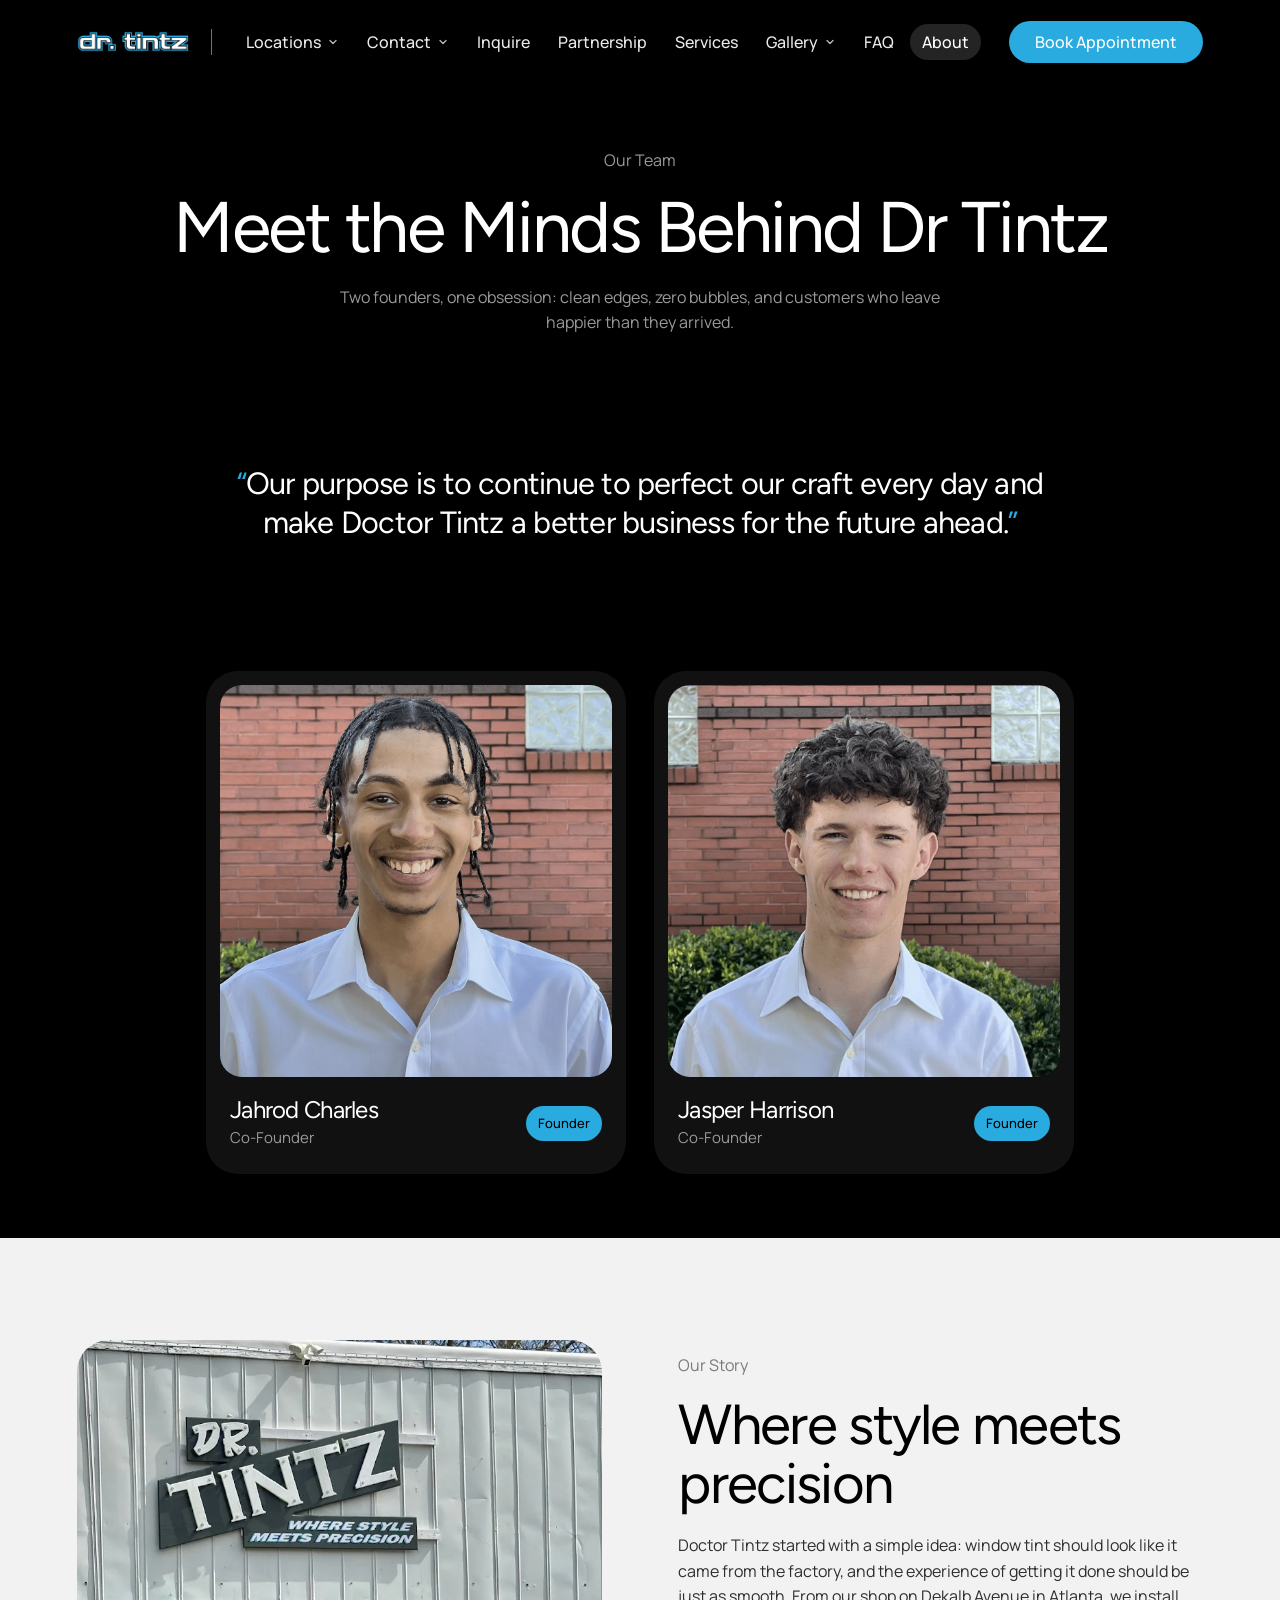
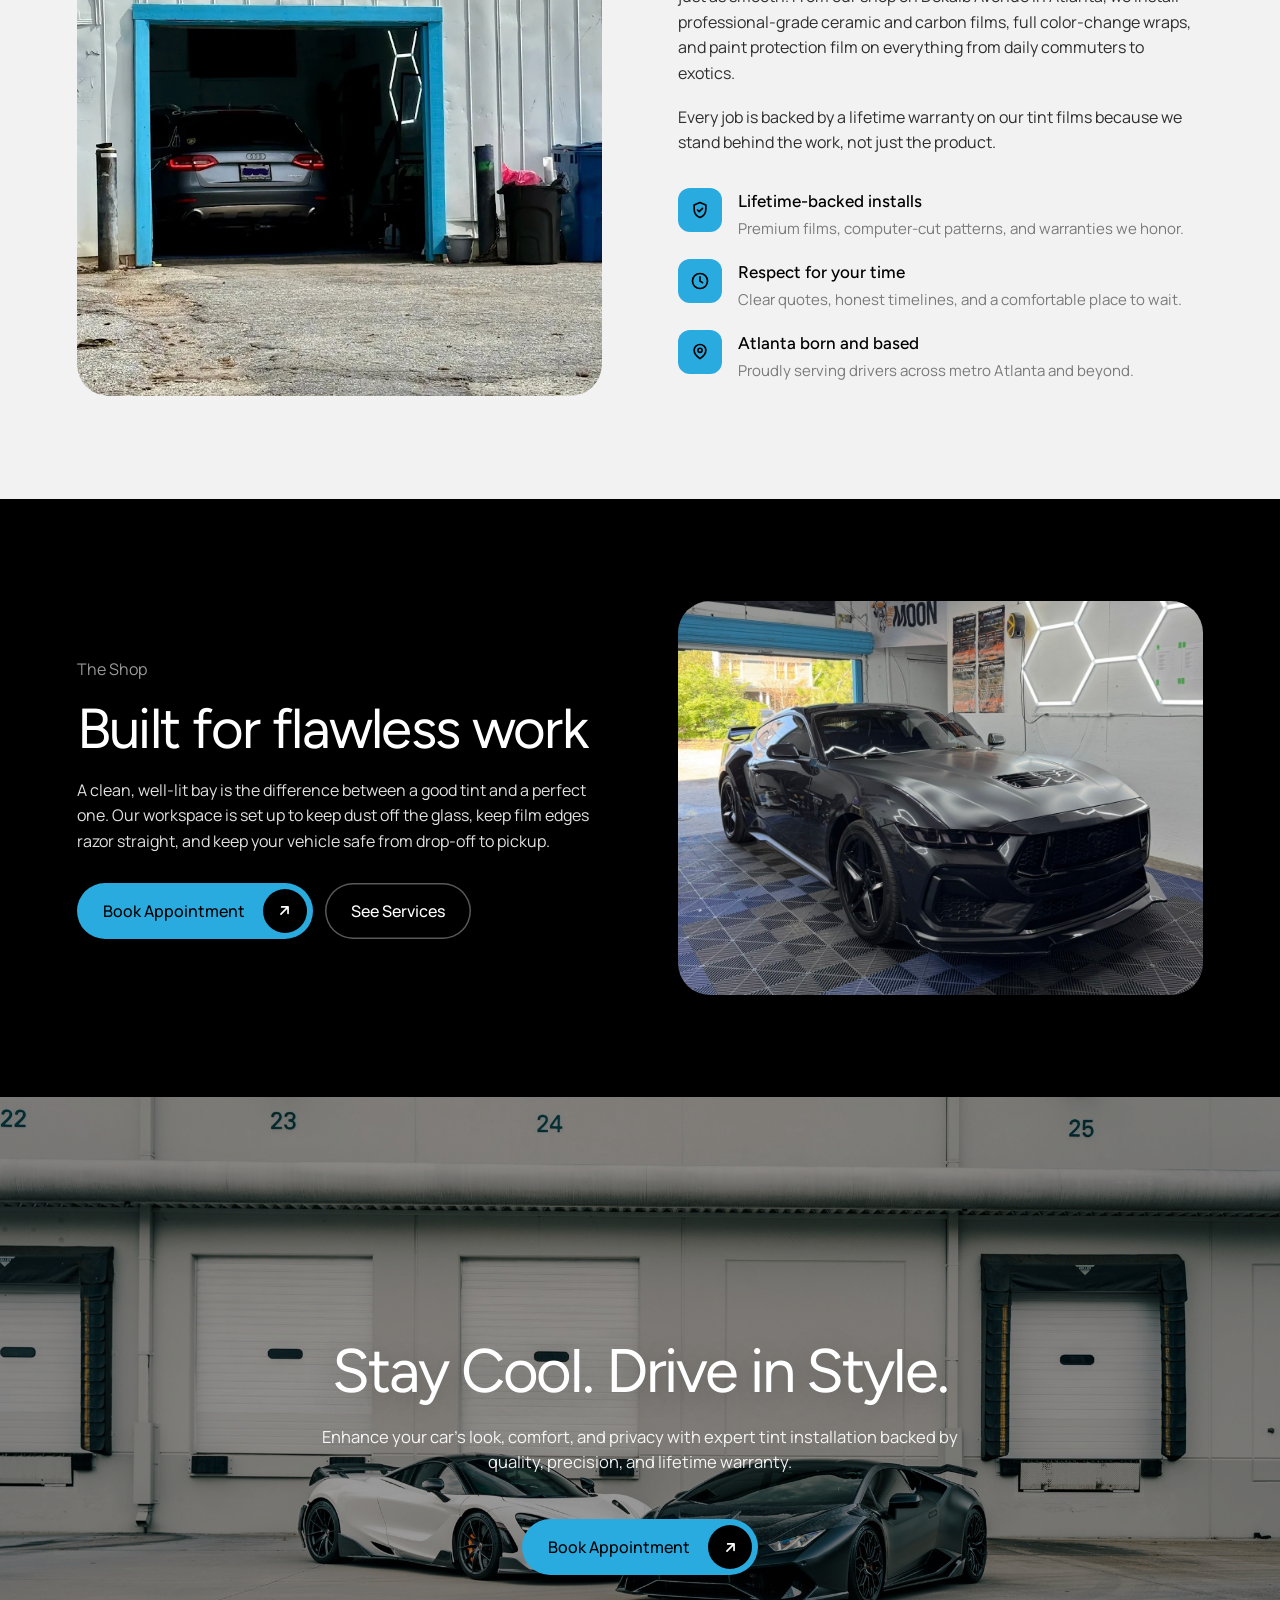
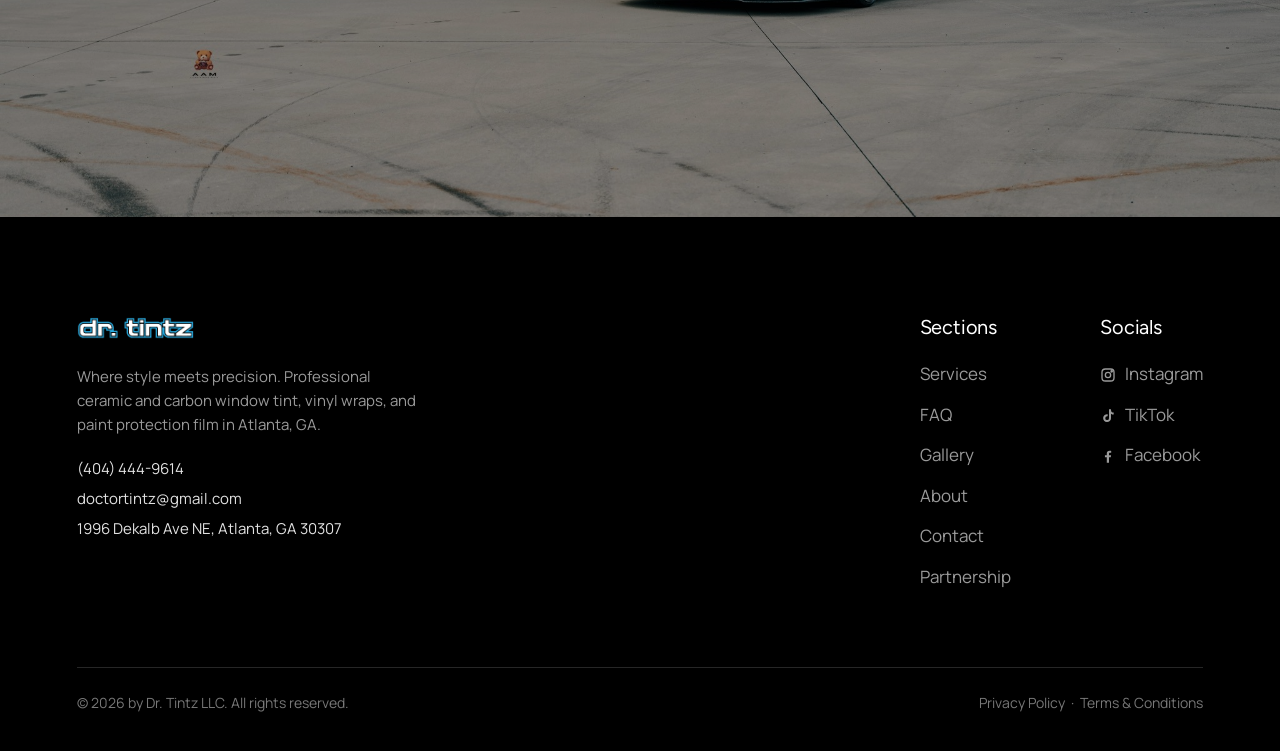
<file: about.html>
<!DOCTYPE html>
<html lang="en">
<head>
  <meta charset="UTF-8">
  <meta name="viewport" content="width=device-width, initial-scale=1.0">
  <!-- Google tag (gtag.js): Google Ads + GA4, cross-domain linked to the booking site -->
  <script async src="https://www.googletagmanager.com/gtag/js?id=AW-11164100481"></script>
  <script>
    window.dataLayer = window.dataLayer || [];
    function gtag(){dataLayer.push(arguments);}
    gtag('js', new Date());
    gtag('set', 'linker', {'domains': ['doctortintz.com', 'bookdoctortintz.com']});
    gtag('config', 'AW-11164100481');
    // Google Ads website call tracking: swaps the number below for a forwarding number for ad visitors
    gtag('config', 'AW-11164100481/GCsjCLun4IMcEIHPussp', {
      'phone_conversion_number': '(404) 444-9614'
    });
    gtag('config', 'G-PP5F7V0860');
  </script>
  <!-- Structured data: Dr. Tintz organization + both shops (Google Business Profile values) -->
  <script type="application/ld+json">
  {
    "@context": "https://schema.org/",
    "@graph": [
      {
        "@type": "Organization",
        "@id": "https://doctortintz.com/#organization",
        "name": "Dr. Tintz",
        "url": "https://doctortintz.com/",
        "email": "doctortintz@gmail.com",
        "sameAs": [
          "https://www.instagram.com/doctortintz",
          "https://www.facebook.com/drtintz"
        ]
      },
      {
        "@type": "AutomotiveBusiness",
        "@id": "https://doctortintz.com/#atlanta",
        "name": "Dr Tintz - PPF - Wrap - Detail",
        "parentOrganization": { "@id": "https://doctortintz.com/#organization" },
        "url": "https://doctortintz.com/",
        "telephone": "+1-404-444-9614",
        "email": "doctortintz@gmail.com",
        "priceRange": "$$",
        "address": {
          "@type": "PostalAddress",
          "streetAddress": "1996 DeKalb Ave NE",
          "addressLocality": "Atlanta",
          "addressRegion": "GA",
          "postalCode": "30307",
          "addressCountry": "US"
        },
        "openingHoursSpecification": [
          {
            "@type": "OpeningHoursSpecification",
            "dayOfWeek": ["Tuesday", "Wednesday", "Thursday", "Friday", "Saturday", "Sunday"],
            "opens": "09:00",
            "closes": "17:00"
          }
        ],
        "areaServed": ["Atlanta", "Decatur", "East Atlanta", "Kirkwood", "Little Five Points", "Stone Mountain"],
        "knowsAbout": ["Window tinting", "Ceramic window tint", "Paint protection film", "Vehicle wraps", "Residential window film", "Commercial window film"]
      },
      {
        "@type": "AutomotiveBusiness",
        "@id": "https://doctortintz.com/#marietta",
        "name": "Dr Tintz - PPF - Wrap - Detail",
        "parentOrganization": { "@id": "https://doctortintz.com/#organization" },
        "url": "https://doctortintz.com/",
        "telephone": "+1-678-381-9547",
        "email": "doctortintz@gmail.com",
        "priceRange": "$$",
        "address": {
          "@type": "PostalAddress",
          "streetAddress": "1905 Airport Industrial Park Dr SE a",
          "addressLocality": "Marietta",
          "addressRegion": "GA",
          "postalCode": "30060",
          "addressCountry": "US"
        },
        "geo": { "@type": "GeoCoordinates", "latitude": 33.918, "longitude": -84.504 },
        "openingHoursSpecification": [
          {
            "@type": "OpeningHoursSpecification",
            "dayOfWeek": ["Tuesday", "Wednesday", "Thursday", "Friday", "Saturday", "Sunday"],
            "opens": "09:00",
            "closes": "17:00"
          }
        ],
        "areaServed": ["Marietta", "Smyrna", "Kennesaw", "Austell", "Mableton", "Roswell"],
        "knowsAbout": ["Window tinting", "Ceramic window tint", "Paint protection film", "Vehicle wraps", "Residential window film", "Commercial window film"]
      }
    ]
  }
  </script>
  <title>About | Doctor Tintz</title>
  <meta name="description" content="Meet the co-founders behind Doctor Tintz, Atlanta's window tinting, wrap, and paint protection specialists. Where style meets precision.">
  <meta name="theme-color" content="#000000">
  <link rel="icon" href="/favicon.ico" sizes="any">
  <link rel="icon" href="assets/favicon-48.png" type="image/png" sizes="48x48">
  <link rel="icon" href="assets/favicon-192.png" type="image/png" sizes="192x192">
  <link rel="icon" href="assets/favicon-512.png" type="image/png" sizes="512x512">
  <link rel="apple-touch-icon" href="assets/apple-touch-icon.png">
  <link rel="preconnect" href="https://fonts.googleapis.com">
  <link rel="preconnect" href="https://fonts.gstatic.com" crossorigin>
  <link href="https://fonts.googleapis.com/css2?family=Figtree:wght@300;400;500;600&family=Manrope:wght@400;500;600&display=swap" rel="stylesheet">
  <link rel="stylesheet" href="css/styles.css">
</head>
<body>

  <header class="header">
    <div class="container header__inner">
      <div class="header__left">
        <a class="logo" href="index.html" aria-label="Doctor Tintz home">
          <img src="assets/img/logo.png" alt="dr. tintz" width="266" height="50">
        </a>
        <span class="header__divider" aria-hidden="true"></span>
        <nav class="nav" id="nav" aria-label="Primary">
          <div class="nav__item">
            <button class="nav__link nav__toggle" type="button" aria-expanded="false" aria-haspopup="true">Locations <svg class="chev" viewBox="0 0 24 24" fill="none" stroke="currentColor" stroke-width="2.5" stroke-linecap="round" stroke-linejoin="round" aria-hidden="true"><path d="m6 9 6 6 6-6"/></svg></button>
            <div class="dropdown">
              <a class="dropdown__item" href="https://maps.google.com/?q=1996+Dekalb+Ave+NE,+Atlanta,+GA+30307" target="_blank" rel="noopener">
                <strong>Atlanta</strong>
                <span>1996 Dekalb Ave NE, Atlanta, GA 30307</span>
              </a>
              <a class="dropdown__item" href="https://maps.google.com/?q=1905+Airport+Industrial+Park+Dr+SE,+Suite+A,+Marietta,+GA+30060" target="_blank" rel="noopener">
                <strong>Marietta</strong>
                <span>1905 Airport Industrial Park Dr SE, Suite A, Marietta, GA 30060</span>
              </a>
            </div>
          </div>
          <div class="nav__item">
            <button class="nav__link nav__toggle" type="button" aria-expanded="false" aria-haspopup="true">Contact <svg class="chev" viewBox="0 0 24 24" fill="none" stroke="currentColor" stroke-width="2.5" stroke-linecap="round" stroke-linejoin="round" aria-hidden="true"><path d="m6 9 6 6 6-6"/></svg></button>
            <div class="dropdown dropdown--sm">
              <a class="dropdown__item" href="tel:+14044449614">
                <strong>Call or text us</strong>
                <span>(404) 444-9614</span>
              </a>
            </div>
          </div>
          <button class="nav__link" type="button" data-open-inquire>Inquire</button>
          <a class="nav__link" href="partnership.html">Partnership</a>
          <a class="nav__link" href="index.html#services">Services</a>
          <div class="nav__item">
            <button class="nav__link nav__toggle" type="button" aria-expanded="false" aria-haspopup="true">Gallery <svg class="chev" viewBox="0 0 24 24" fill="none" stroke="currentColor" stroke-width="2.5" stroke-linecap="round" stroke-linejoin="round" aria-hidden="true"><path d="m6 9 6 6 6-6"/></svg></button>
            <div class="dropdown">
              <a class="dropdown__item" href="gallery.html"><strong>All work</strong><span>Everything from the shop</span></a>
              <a class="dropdown__item" href="gallery.html#tint"><strong>Tint</strong><span>Ceramic &amp; nano-ceramic installs</span></a>
              <a class="dropdown__item" href="gallery.html#wraps"><strong>Wraps</strong><span>Color changes &amp; custom vinyl</span></a>
              <a class="dropdown__item" href="gallery.html#ppf"><strong>PPF</strong><span>Paint protection film</span></a>
              <a class="dropdown__item" href="gallery.html#detailing"><strong>Detailing</strong><span>Interior &amp; exterior</span></a>
            </div>
          </div>
          <a class="nav__link" href="index.html#faq">FAQ</a>
          <a class="nav__link" href="about.html" aria-current="page">About</a>
          <a class="btn btn--primary" href="https://bookdoctortintz.com" target="_blank" rel="noopener">Book Appointment</a>
        </nav>
      </div>
      <div class="header__cta">
        <a class="btn btn--primary btn--on-dark" href="https://bookdoctortintz.com" target="_blank" rel="noopener">Book Appointment</a>
        <button class="nav-toggle" aria-label="Open menu" aria-expanded="false" aria-controls="nav">
          <span></span><span></span><span></span>
        </button>
      </div>
    </div>
  </header>

  <main>

    <!-- Page hero -->
    <section class="page-hero">
      <div class="container">
        <span class="eyebrow">Our Team</span>
        <h1 class="h1" data-split data-accent="tintz">Meet the Minds Behind Dr Tintz</h1>
        <p class="lead">Two founders, one obsession: clean edges, zero bubbles, and customers who leave happier than they arrived.</p>
      </div>
    </section>

    <!-- Founders quote -->
    <section class="section section--tight">
      <div class="container">
        <div class="quote-band reveal">
          <blockquote>Our purpose is to continue to perfect our craft every day and make Doctor Tintz a better business for the future ahead.</blockquote>
        </div>
      </div>
    </section>

    <!-- Team -->
    <section class="section section--tight">
      <div class="container">
        <div class="team__grid">
          <article class="member reveal">
            <div class="member__photo">
              <img src="assets/img/team-jahrod.png" alt="Jahrod Charles, Co-Founder of Doctor Tintz" loading="lazy">
            </div>
            <div class="member__body">
              <div>
                <h2 class="member__name">Jahrod Charles</h2>
                <p class="member__role">Co-Founder</p>
              </div>
              <span class="badge">Founder</span>
            </div>
          </article>
          <article class="member reveal" data-delay="1">
            <div class="member__photo">
              <img src="assets/img/team-jasper.png" alt="Jasper Harrison, Co-Founder of Doctor Tintz" loading="lazy">
            </div>
            <div class="member__body">
              <div>
                <h2 class="member__name">Jasper Harrison</h2>
                <p class="member__role">Co-Founder</p>
              </div>
              <span class="badge">Founder</span>
            </div>
          </article>
        </div>
      </div>
    </section>

    <!-- Story -->
    <section class="section theme-light">
      <div class="container">
        <div class="split">
          <div class="split__media reveal">
            <img src="assets/img/shop-front.webp" alt="The Doctor Tintz shop front with its signature blue garage door and 'Where Style Meets Precision' sign" loading="lazy">
          </div>
          <div class="reveal" data-delay="1">
            <span class="eyebrow">Our Story</span>
            <h2 class="h2">Where style meets precision</h2>
            <p class="lead" style="margin-top:20px">Doctor Tintz started with a simple idea: window tint should look like it came from the factory, and the experience of getting it done should be just as smooth. From our shop on Dekalb Avenue in Atlanta, we install professional-grade ceramic and carbon films, full color-change wraps, and paint protection film on everything from daily commuters to exotics.</p>
            <p class="lead">Every job is backed by a lifetime warranty on our tint films because we stand behind the work, not just the product.</p>
            <ul class="values">
              <li>
                <span><svg viewBox="0 0 24 24" fill="none" stroke="currentColor" stroke-width="2" stroke-linecap="round" stroke-linejoin="round"><path d="M12 3l7 3v5c0 5-3.5 8.5-7 10-3.5-1.5-7-5-7-10V6l7-3z"/><path d="M9 12l2 2 4-4"/></svg></span>
                <div><strong>Lifetime-backed installs</strong><p>Premium films, computer-cut patterns, and warranties we honor.</p></div>
              </li>
              <li>
                <span><svg viewBox="0 0 24 24" fill="none" stroke="currentColor" stroke-width="2" stroke-linecap="round" stroke-linejoin="round"><circle cx="12" cy="12" r="9"/><path d="M12 7v5l3 2"/></svg></span>
                <div><strong>Respect for your time</strong><p>Clear quotes, honest timelines, and a comfortable place to wait.</p></div>
              </li>
              <li>
                <span><svg viewBox="0 0 24 24" fill="none" stroke="currentColor" stroke-width="2" stroke-linecap="round" stroke-linejoin="round"><path d="M12 20s-7-4.5-7-10a7 7 0 0 1 14 0c0 5.5-7 10-7 10z"/><circle cx="12" cy="10" r="2.5"/></svg></span>
                <div><strong>Atlanta born and based</strong><p>Proudly serving drivers across metro Atlanta and beyond.</p></div>
              </li>
            </ul>
          </div>
        </div>
      </div>
    </section>

    <!-- Inside the shop -->
    <section class="section">
      <div class="container">
        <div class="split split--reverse">
          <div class="reveal">
            <span class="eyebrow">The Shop</span>
            <h2 class="h2">Built for flawless work</h2>
            <p class="lead" style="margin-top:20px">A clean, well-lit bay is the difference between a good tint and a perfect one. Our workspace is set up to keep dust off the glass, keep film edges razor straight, and keep your vehicle safe from drop-off to pickup.</p>
            <div class="hero__actions" style="justify-content:flex-start;margin-top:28px">
              <a class="btn btn--arrow" href="https://bookdoctortintz.com" target="_blank" rel="noopener">
                Book Appointment
                <span class="btn__arrow"><svg viewBox="0 0 24 24" fill="none" stroke="currentColor" stroke-width="2.4" stroke-linecap="round" stroke-linejoin="round"><path d="M7 17 17 7M8 7h9v9"/></svg></span>
              </a>
              <a class="btn btn--ghost" href="index.html#services">See Services</a>
            </div>
          </div>
          <div class="split__media split__media--wide reveal" data-delay="1">
            <img src="assets/img/shop-mustang.jpg" alt="Dark grey Ford Mustang inside the Doctor Tintz bay under hexagon shop lights" loading="lazy">
          </div>
        </div>
      </div>
    </section>

    <!-- CTA -->
    <section class="cta">
      <div class="cta__bg" aria-hidden="true">
        <img src="assets/img/hero-supercars.jpg" alt="" loading="lazy" width="2048" height="1368">
      </div>
      <div class="container">
        <div class="cta__inner reveal">
          <h2 class="cta__title">Stay Cool. Drive in Style.</h2>
          <p class="cta__sub">Enhance your car’s look, comfort, and privacy with expert tint installation backed by quality, precision, and lifetime warranty.</p>
          <div class="cta__actions">
            <a class="btn btn--arrow" href="https://bookdoctortintz.com" target="_blank" rel="noopener">
              Book Appointment
              <span class="btn__arrow"><svg viewBox="0 0 24 24" fill="none" stroke="currentColor" stroke-width="2.4" stroke-linecap="round" stroke-linejoin="round"><path d="M7 17 17 7M8 7h9v9"/></svg></span>
            </a>
          </div>
        </div>
      </div>
    </section>

  </main>

  <footer class="footer">
    <div class="container">
      <div class="footer__grid">
        <div class="footer__brand">
          <a class="logo" href="index.html" aria-label="Doctor Tintz home"><img src="assets/img/logo.png" alt="dr. tintz" width="266" height="50"></a>
          <p>Where style meets precision. Professional ceramic and carbon window tint, vinyl wraps, and paint protection film in Atlanta, GA.</p>
          <div class="footer__contact">
            <a href="tel:+14044449614">(404) 444-9614</a>
            <a href="mailto:doctortintz@gmail.com">doctortintz@gmail.com</a>
            <span>1996 Dekalb Ave NE, Atlanta, GA 30307</span>
          </div>
        </div>
        <div>
          <h4>Sections</h4>
          <ul class="footer__links">
            <li><a href="index.html#services">Services</a></li>
            <li><a href="index.html#faq">FAQ</a></li>
            <li><a href="gallery.html">Gallery</a></li>
            <li><a href="about.html">About</a></li>
            <li><a href="contact.html">Contact</a></li>
            <li><a href="partnership.html">Partnership</a></li>
          </ul>
        </div>
        <div>
          <h4>Socials</h4>
          <ul class="footer__links">
            <li><a href="https://www.instagram.com/doctortintz" target="_blank" rel="noopener"><svg viewBox="0 0 24 24" fill="none" stroke="currentColor" stroke-width="2"><rect x="3" y="3" width="18" height="18" rx="5"/><circle cx="12" cy="12" r="4"/><circle cx="17.5" cy="6.5" r="1" fill="currentColor"/></svg>Instagram</a></li>
            <li><a href="https://www.tiktok.com/@doctortintz" target="_blank" rel="noopener"><svg viewBox="0 0 24 24" fill="currentColor"><path d="M16.5 2h-3v13.2a2.8 2.8 0 1 1-2.8-2.8c.3 0 .6 0 .8.1V9.4a5.9 5.9 0 1 0 5 5.8V8.6a7 7 0 0 0 4 1.3v-3a4 4 0 0 1-4-3.9V2z"/></svg>TikTok</a></li>
            <li><a href="https://www.facebook.com/drtintz" target="_blank" rel="noopener"><svg viewBox="0 0 24 24" fill="currentColor"><path d="M13.5 22v-8h2.7l.4-3.2h-3.1V8.8c0-.9.3-1.6 1.6-1.6h1.7V4.4c-.3 0-1.3-.1-2.5-.1-2.5 0-4.1 1.5-4.1 4.2v2.3H7.4V14h2.8v8h3.3z"/></svg>Facebook</a></li>
          </ul>
        </div>
      </div>
      <div class="footer__bottom">
        <span>© <span data-year>2026</span> by Dr. Tintz LLC. All rights reserved.</span>
        <span><a href="privacy-policy.html">Privacy Policy</a> &nbsp;·&nbsp; <a href="terms-and-conditions.html">Terms &amp; Conditions</a></span>
      </div>
    </div>
  </footer>

  <!-- Inquire modal -->
  <div class="modal" id="inquire-modal" hidden>
    <div class="modal__backdrop" data-close-inquire></div>
    <div class="modal__panel" role="dialog" aria-modal="true" aria-labelledby="inquire-title">
      <button class="modal__close" type="button" data-close-inquire aria-label="Close">
        <svg viewBox="0 0 24 24" fill="none" stroke="currentColor" stroke-width="2.5" stroke-linecap="round"><path d="M6 6l12 12M18 6 6 18"/></svg>
      </button>
      <h2 class="modal__title" id="inquire-title">Inquire</h2>
      <p class="modal__sub">Tell us about your vehicle or project and we'll get back to you with a recommendation.</p>
      <form class="form form--modal js-inquiry" data-to="doctortintz@gmail.com" novalidate action="https://formsubmit.co/doctortintz@gmail.com" method="POST">
        <input type="hidden" name="_subject" value="New inquiry from doctortintz.com">
        <input type="hidden" name="_next" value="https://www.doctortintz.com/thank-you.html">
        <input type="hidden" name="_template" value="table">
        <input type="text" name="_honey" tabindex="-1" autocomplete="off" aria-hidden="true" style="position:absolute;left:-9999px;opacity:0;height:0;width:0">
        <div class="form__row">
          <div class="field">
            <label for="inq-name">Name <span class="req" aria-hidden="true">*</span></label>
            <input id="inq-name" name="name" type="text" autocomplete="name" placeholder="Your name" required>
          </div>
          <div class="field">
            <label for="inq-email">Email <span class="req" aria-hidden="true">*</span></label>
            <input id="inq-email" name="email" type="email" autocomplete="email" placeholder="you@example.com" required>
          </div>
        </div>
        <div class="form__row">
          <div class="field">
            <label for="inq-phone">Phone number <span class="req" aria-hidden="true">*</span></label>
            <input id="inq-phone" name="phone" type="tel" autocomplete="tel" placeholder="(404) 000-0000" required>
          </div>
          <div class="field">
            <label for="inq-service">Service type <span class="req" aria-hidden="true">*</span></label>
            <select id="inq-service" name="service" required>
              <option value="" selected disabled>Select...</option>
                    <option>Automotive Tint</option>
                    <option>Architectural Tint</option>
                    <option>Vinyl Wrap</option>
                    <option>Paint Protection Film (PPF)</option>
                    <option>Detailing</option>
                    <option>Other</option>
            </select>
          </div>
        </div>
        <div class="field">
          <label for="inq-message">Message <span class="req" aria-hidden="true">*</span></label>
          <textarea id="inq-message" name="message" placeholder="Year, make, model, and what you're looking for." required></textarea>
        </div>
        <button class="btn btn--block" type="submit">Send inquiry</button>
        <p class="form__status" role="status" aria-live="polite"></p>
        <p class="form__note">All fields are required.</p>
      </form>
    </div>
  </div>

  <script src="js/main.js" defer></script>
</body>
</html>
</file>
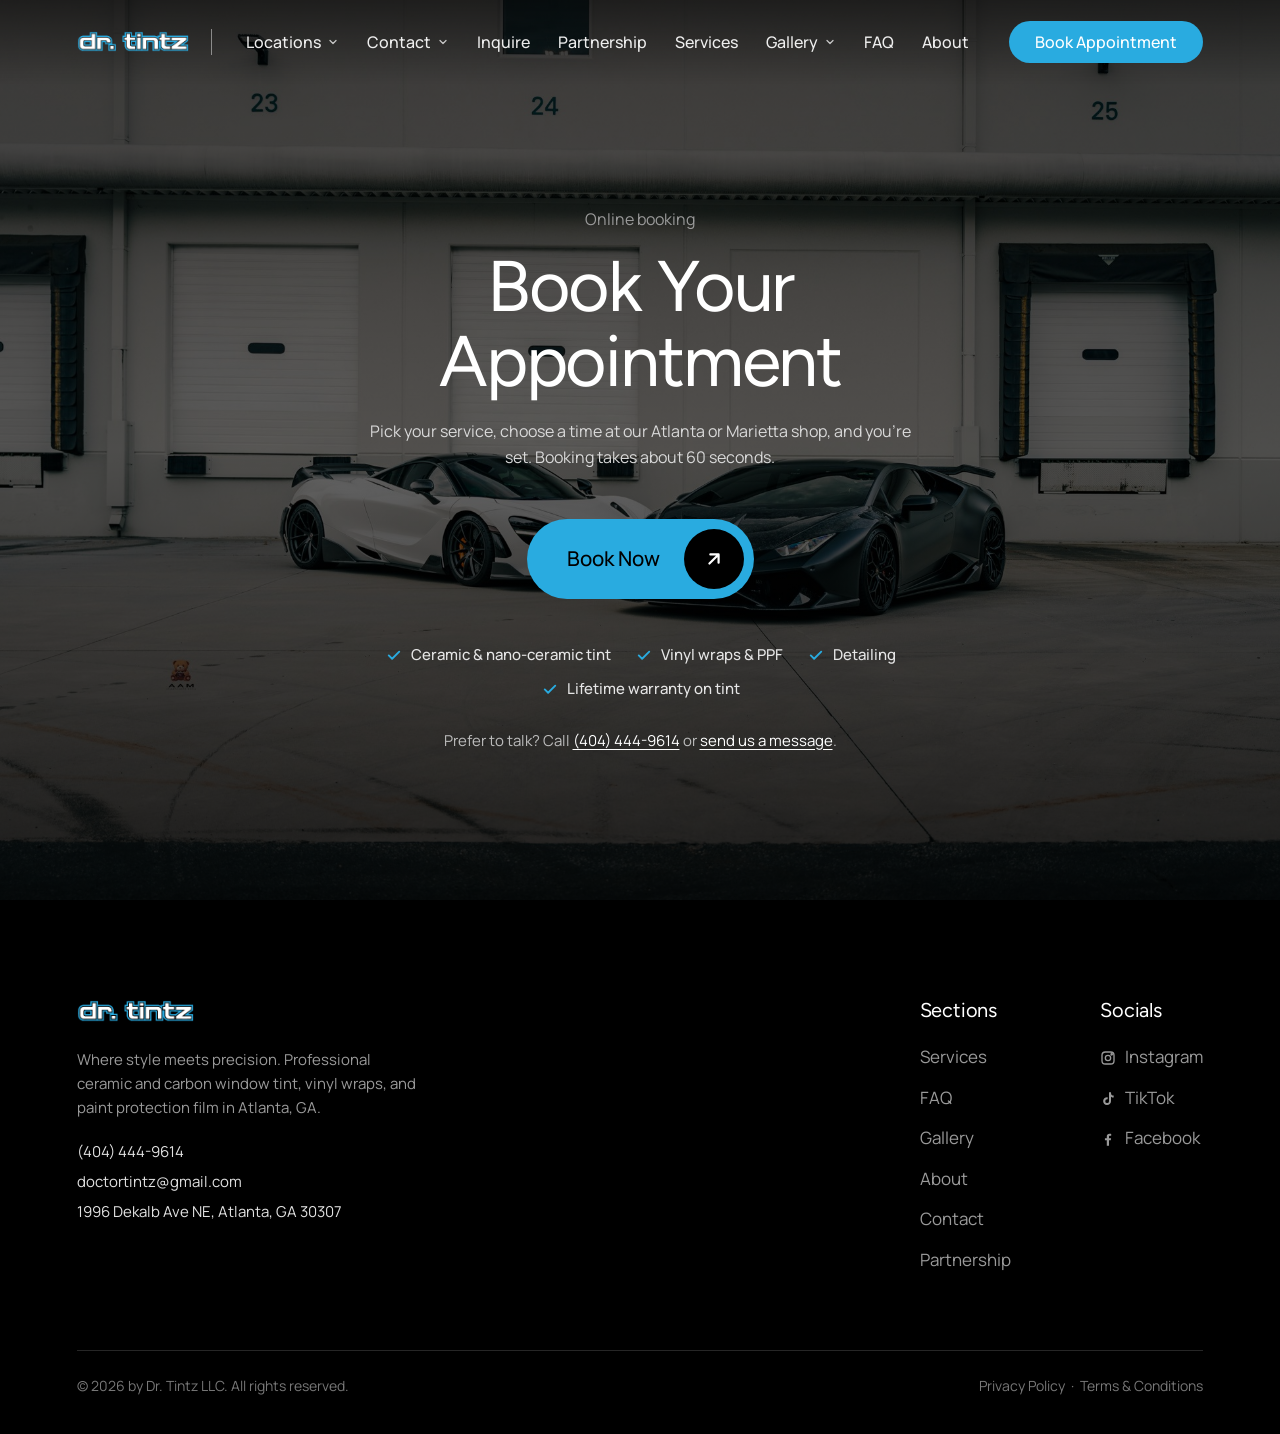
<file: book.html>
<!DOCTYPE html>
<html lang="en">
<head>
  <meta charset="UTF-8">
  <meta name="viewport" content="width=device-width, initial-scale=1.0">
  <!-- Google tag (gtag.js): Google Ads + GA4, cross-domain linked to the booking site -->
  <script async src="https://www.googletagmanager.com/gtag/js?id=AW-11164100481"></script>
  <script>
    window.dataLayer = window.dataLayer || [];
    function gtag(){dataLayer.push(arguments);}
    gtag('js', new Date());
    gtag('set', 'linker', {'domains': ['doctortintz.com', 'bookdoctortintz.com']});
    gtag('config', 'AW-11164100481');
    // Google Ads website call tracking: swaps the number below for a forwarding number for ad visitors
    gtag('config', 'AW-11164100481/GCsjCLun4IMcEIHPussp', {
      'phone_conversion_number': '(404) 444-9614'
    });
    gtag('config', 'G-PP5F7V0860');
  </script>
  <!-- Structured data: Dr. Tintz organization + both shops (Google Business Profile values) -->
  <script type="application/ld+json">
  {
    "@context": "https://schema.org/",
    "@graph": [
      {
        "@type": "Organization",
        "@id": "https://doctortintz.com/#organization",
        "name": "Dr. Tintz",
        "url": "https://doctortintz.com/",
        "email": "doctortintz@gmail.com",
        "sameAs": [
          "https://www.instagram.com/doctortintz",
          "https://www.facebook.com/drtintz"
        ]
      },
      {
        "@type": "AutomotiveBusiness",
        "@id": "https://doctortintz.com/#atlanta",
        "name": "Dr Tintz - PPF - Wrap - Detail",
        "parentOrganization": { "@id": "https://doctortintz.com/#organization" },
        "url": "https://doctortintz.com/",
        "telephone": "+1-404-444-9614",
        "email": "doctortintz@gmail.com",
        "priceRange": "$$",
        "address": {
          "@type": "PostalAddress",
          "streetAddress": "1996 DeKalb Ave NE",
          "addressLocality": "Atlanta",
          "addressRegion": "GA",
          "postalCode": "30307",
          "addressCountry": "US"
        },
        "openingHoursSpecification": [
          {
            "@type": "OpeningHoursSpecification",
            "dayOfWeek": ["Tuesday", "Wednesday", "Thursday", "Friday", "Saturday", "Sunday"],
            "opens": "09:00",
            "closes": "17:00"
          }
        ],
        "areaServed": ["Atlanta", "Decatur", "East Atlanta", "Kirkwood", "Little Five Points", "Stone Mountain"],
        "knowsAbout": ["Window tinting", "Ceramic window tint", "Paint protection film", "Vehicle wraps", "Residential window film", "Commercial window film"]
      },
      {
        "@type": "AutomotiveBusiness",
        "@id": "https://doctortintz.com/#marietta",
        "name": "Dr Tintz - PPF - Wrap - Detail",
        "parentOrganization": { "@id": "https://doctortintz.com/#organization" },
        "url": "https://doctortintz.com/",
        "telephone": "+1-678-381-9547",
        "email": "doctortintz@gmail.com",
        "priceRange": "$$",
        "address": {
          "@type": "PostalAddress",
          "streetAddress": "1905 Airport Industrial Park Dr SE a",
          "addressLocality": "Marietta",
          "addressRegion": "GA",
          "postalCode": "30060",
          "addressCountry": "US"
        },
        "geo": { "@type": "GeoCoordinates", "latitude": 33.918, "longitude": -84.504 },
        "openingHoursSpecification": [
          {
            "@type": "OpeningHoursSpecification",
            "dayOfWeek": ["Tuesday", "Wednesday", "Thursday", "Friday", "Saturday", "Sunday"],
            "opens": "09:00",
            "closes": "17:00"
          }
        ],
        "areaServed": ["Marietta", "Smyrna", "Kennesaw", "Austell", "Mableton", "Roswell"],
        "knowsAbout": ["Window tinting", "Ceramic window tint", "Paint protection film", "Vehicle wraps", "Residential window film", "Commercial window film"]
      }
    ]
  }
  </script>
  <title>Book an Appointment | Doctor Tintz</title>
  <meta name="description" content="Book your window tint, wrap, PPF, or detailing appointment with Doctor Tintz in Atlanta or Marietta, GA. Online booking in about 60 seconds.">
  <meta name="theme-color" content="#000000">
  <link rel="icon" href="/favicon.ico" sizes="any">
  <link rel="icon" href="assets/favicon-48.png" type="image/png" sizes="48x48">
  <link rel="icon" href="assets/favicon-192.png" type="image/png" sizes="192x192">
  <link rel="icon" href="assets/favicon-512.png" type="image/png" sizes="512x512">
  <link rel="apple-touch-icon" href="assets/apple-touch-icon.png">
  <link rel="preconnect" href="https://fonts.googleapis.com">
  <link rel="preconnect" href="https://fonts.gstatic.com" crossorigin>
  <link href="https://fonts.googleapis.com/css2?family=Figtree:wght@300;400;500;600&family=Manrope:wght@400;500;600&display=swap" rel="stylesheet">
  <link rel="stylesheet" href="css/styles.css">
</head>
<body>

  <header class="header">
    <div class="container header__inner">
      <div class="header__left">
        <a class="logo" href="index.html" aria-label="Doctor Tintz home">
          <img src="assets/img/logo.png" alt="dr. tintz" width="266" height="50">
        </a>
        <span class="header__divider" aria-hidden="true"></span>
        <nav class="nav" id="nav" aria-label="Primary">
          <div class="nav__item">
            <button class="nav__link nav__toggle" type="button" aria-expanded="false" aria-haspopup="true">Locations <svg class="chev" viewBox="0 0 24 24" fill="none" stroke="currentColor" stroke-width="2.5" stroke-linecap="round" stroke-linejoin="round" aria-hidden="true"><path d="m6 9 6 6 6-6"/></svg></button>
            <div class="dropdown">
              <a class="dropdown__item" href="https://maps.google.com/?q=1996+Dekalb+Ave+NE,+Atlanta,+GA+30307" target="_blank" rel="noopener">
                <strong>Atlanta</strong>
                <span>1996 Dekalb Ave NE, Atlanta, GA 30307</span>
              </a>
              <a class="dropdown__item" href="https://maps.google.com/?q=1905+Airport+Industrial+Park+Dr+SE,+Suite+A,+Marietta,+GA+30060" target="_blank" rel="noopener">
                <strong>Marietta</strong>
                <span>1905 Airport Industrial Park Dr SE, Suite A, Marietta, GA 30060</span>
              </a>
            </div>
          </div>
          <div class="nav__item">
            <button class="nav__link nav__toggle" type="button" aria-expanded="false" aria-haspopup="true">Contact <svg class="chev" viewBox="0 0 24 24" fill="none" stroke="currentColor" stroke-width="2.5" stroke-linecap="round" stroke-linejoin="round" aria-hidden="true"><path d="m6 9 6 6 6-6"/></svg></button>
            <div class="dropdown dropdown--sm">
              <a class="dropdown__item" href="tel:+14044449614">
                <strong>Call or text us</strong>
                <span>(404) 444-9614</span>
              </a>
            </div>
          </div>
          <button class="nav__link" type="button" data-open-inquire>Inquire</button>
          <a class="nav__link" href="partnership.html">Partnership</a>
          <a class="nav__link" href="index.html#services">Services</a>
          <div class="nav__item">
            <button class="nav__link nav__toggle" type="button" aria-expanded="false" aria-haspopup="true">Gallery <svg class="chev" viewBox="0 0 24 24" fill="none" stroke="currentColor" stroke-width="2.5" stroke-linecap="round" stroke-linejoin="round" aria-hidden="true"><path d="m6 9 6 6 6-6"/></svg></button>
            <div class="dropdown">
              <a class="dropdown__item" href="gallery.html"><strong>All work</strong><span>Everything from the shop</span></a>
              <a class="dropdown__item" href="gallery.html#tint"><strong>Tint</strong><span>Ceramic &amp; nano-ceramic installs</span></a>
              <a class="dropdown__item" href="gallery.html#wraps"><strong>Wraps</strong><span>Color changes &amp; custom vinyl</span></a>
              <a class="dropdown__item" href="gallery.html#ppf"><strong>PPF</strong><span>Paint protection film</span></a>
              <a class="dropdown__item" href="gallery.html#detailing"><strong>Detailing</strong><span>Interior &amp; exterior</span></a>
            </div>
          </div>
          <a class="nav__link" href="index.html#faq">FAQ</a>
          <a class="nav__link" href="about.html">About</a>
          <a class="btn btn--primary" href="https://bookdoctortintz.com" target="_blank" rel="noopener">Book Appointment</a>
        </nav>
      </div>
      <div class="header__cta">
        <a class="btn btn--primary btn--on-dark" href="https://bookdoctortintz.com" target="_blank" rel="noopener">Book Appointment</a>
        <button class="nav-toggle" aria-label="Open menu" aria-expanded="false" aria-controls="nav">
          <span></span><span></span><span></span>
        </button>
      </div>
    </div>
  </header>

  <main>
    <section class="book-hero" id="book">
      <div class="book-hero__bg" aria-hidden="true">
        <img src="assets/img/hero-supercars.jpg" alt="" width="2048" height="1368" fetchpriority="high">
      </div>
      <div class="container book-hero__inner">
        <span class="eyebrow">Online booking</span>
        <h1 class="h1">Book Your Appointment</h1>
        <p class="lead">Pick your service, choose a time at our Atlanta or Marietta shop, and you&rsquo;re set. Booking takes about 60 seconds.</p>
        <div class="book-hero__cta">
          <a class="btn btn--arrow btn--xl" href="https://bookdoctortintz.com/">
            Book Now
            <span class="btn__arrow"><svg viewBox="0 0 24 24" fill="none" stroke="currentColor" stroke-width="2.4" stroke-linecap="round" stroke-linejoin="round"><path d="M7 17 17 7M8 7h9v9"/></svg></span>
          </a>
        </div>
        <ul class="book-hero__points">
          <li><svg viewBox="0 0 24 24" fill="none" stroke="currentColor" stroke-width="2.5" stroke-linecap="round" stroke-linejoin="round"><path d="M5 12.5l4.5 4.5L19 7.5"/></svg>Ceramic &amp; nano-ceramic tint</li>
          <li><svg viewBox="0 0 24 24" fill="none" stroke="currentColor" stroke-width="2.5" stroke-linecap="round" stroke-linejoin="round"><path d="M5 12.5l4.5 4.5L19 7.5"/></svg>Vinyl wraps &amp; PPF</li>
          <li><svg viewBox="0 0 24 24" fill="none" stroke="currentColor" stroke-width="2.5" stroke-linecap="round" stroke-linejoin="round"><path d="M5 12.5l4.5 4.5L19 7.5"/></svg>Detailing</li>
          <li><svg viewBox="0 0 24 24" fill="none" stroke="currentColor" stroke-width="2.5" stroke-linecap="round" stroke-linejoin="round"><path d="M5 12.5l4.5 4.5L19 7.5"/></svg>Lifetime warranty on tint</li>
        </ul>
        <p class="book-hero__alt">Prefer to talk? Call <a href="tel:+14044449614">(404) 444-9614</a> or <a href="contact.html">send us a message</a>.</p>
      </div>
    </section>
  </main>

  <footer class="footer">
    <div class="container">
      <div class="footer__grid">
        <div class="footer__brand">
          <a class="logo" href="index.html" aria-label="Doctor Tintz home"><img src="assets/img/logo.png" alt="dr. tintz" width="266" height="50"></a>
          <p>Where style meets precision. Professional ceramic and carbon window tint, vinyl wraps, and paint protection film in Atlanta, GA.</p>
          <div class="footer__contact">
            <a href="tel:+14044449614">(404) 444-9614</a>
            <a href="mailto:doctortintz@gmail.com">doctortintz@gmail.com</a>
            <span>1996 Dekalb Ave NE, Atlanta, GA 30307</span>
          </div>
        </div>
        <div>
          <h4>Sections</h4>
          <ul class="footer__links">
            <li><a href="index.html#services">Services</a></li>
            <li><a href="index.html#faq">FAQ</a></li>
            <li><a href="gallery.html">Gallery</a></li>
            <li><a href="about.html">About</a></li>
            <li><a href="contact.html">Contact</a></li>
            <li><a href="partnership.html">Partnership</a></li>
          </ul>
        </div>
        <div>
          <h4>Socials</h4>
          <ul class="footer__links">
            <li><a href="https://www.instagram.com/doctortintz" target="_blank" rel="noopener"><svg viewBox="0 0 24 24" fill="none" stroke="currentColor" stroke-width="2"><rect x="3" y="3" width="18" height="18" rx="5"/><circle cx="12" cy="12" r="4"/><circle cx="17.5" cy="6.5" r="1" fill="currentColor"/></svg>Instagram</a></li>
            <li><a href="https://www.tiktok.com/@doctortintz" target="_blank" rel="noopener"><svg viewBox="0 0 24 24" fill="currentColor"><path d="M16.5 2h-3v13.2a2.8 2.8 0 1 1-2.8-2.8c.3 0 .6 0 .8.1V9.4a5.9 5.9 0 1 0 5 5.8V8.6a7 7 0 0 0 4 1.3v-3a4 4 0 0 1-4-3.9V2z"/></svg>TikTok</a></li>
            <li><a href="https://www.facebook.com/drtintz" target="_blank" rel="noopener"><svg viewBox="0 0 24 24" fill="currentColor"><path d="M13.5 22v-8h2.7l.4-3.2h-3.1V8.8c0-.9.3-1.6 1.6-1.6h1.7V4.4c-.3 0-1.3-.1-2.5-.1-2.5 0-4.1 1.5-4.1 4.2v2.3H7.4V14h2.8v8h3.3z"/></svg>Facebook</a></li>
          </ul>
        </div>
      </div>
      <div class="footer__bottom">
        <span>© <span data-year>2026</span> by Dr. Tintz LLC. All rights reserved.</span>
        <span><a href="privacy-policy.html">Privacy Policy</a> &nbsp;·&nbsp; <a href="terms-and-conditions.html">Terms &amp; Conditions</a></span>
      </div>
    </div>
  </footer>

  <!-- Inquire modal -->
  <div class="modal" id="inquire-modal" hidden>
    <div class="modal__backdrop" data-close-inquire></div>
    <div class="modal__panel" role="dialog" aria-modal="true" aria-labelledby="inquire-title">
      <button class="modal__close" type="button" data-close-inquire aria-label="Close">
        <svg viewBox="0 0 24 24" fill="none" stroke="currentColor" stroke-width="2.5" stroke-linecap="round"><path d="M6 6l12 12M18 6 6 18"/></svg>
      </button>
      <h2 class="modal__title" id="inquire-title">Inquire</h2>
      <p class="modal__sub">Tell us about your vehicle or project and we'll get back to you with a recommendation.</p>
      <form class="form form--modal js-inquiry" data-to="doctortintz@gmail.com" novalidate action="https://formsubmit.co/doctortintz@gmail.com" method="POST">
        <input type="hidden" name="_subject" value="New inquiry from doctortintz.com">
<input type="hidden" name="_next" value="https://www.doctortintz.com/thank-you.html">
        <input type="hidden" name="_template" value="table">
        <input type="text" name="_honey" tabindex="-1" autocomplete="off" aria-hidden="true" style="position:absolute;left:-9999px;opacity:0;height:0;width:0">
        <div class="form__row">
          <div class="field">
            <label for="inq-name">Name <span class="req" aria-hidden="true">*</span></label>
            <input id="inq-name" name="name" type="text" autocomplete="name" placeholder="Your name" required>
          </div>
          <div class="field">
            <label for="inq-email">Email <span class="req" aria-hidden="true">*</span></label>
            <input id="inq-email" name="email" type="email" autocomplete="email" placeholder="you@example.com" required>
          </div>
        </div>
        <div class="form__row">
          <div class="field">
            <label for="inq-phone">Phone number <span class="req" aria-hidden="true">*</span></label>
            <input id="inq-phone" name="phone" type="tel" autocomplete="tel" placeholder="(404) 000-0000" required>
          </div>
          <div class="field">
            <label for="inq-service">Service type <span class="req" aria-hidden="true">*</span></label>
            <select id="inq-service" name="service" required>
              <option value="" selected disabled>Select...</option>
                    <option>Automotive Tint</option>
                    <option>Architectural Tint</option>
                    <option>Vinyl Wrap</option>
                    <option>Paint Protection Film (PPF)</option>
                    <option>Detailing</option>
                    <option>Other</option>
            </select>
          </div>
        </div>
        <div class="field">
          <label for="inq-message">Message <span class="req" aria-hidden="true">*</span></label>
          <textarea id="inq-message" name="message" placeholder="Year, make, model, and what you're looking for." required></textarea>
        </div>
        <button class="btn btn--block" type="submit">Send inquiry</button>
        <p class="form__status" role="status" aria-live="polite"></p>
        <p class="form__note">All fields are required.</p>
      </form>
    </div>
  </div>

  <script src="js/main.js" defer></script>
</body>
</html>
</file>
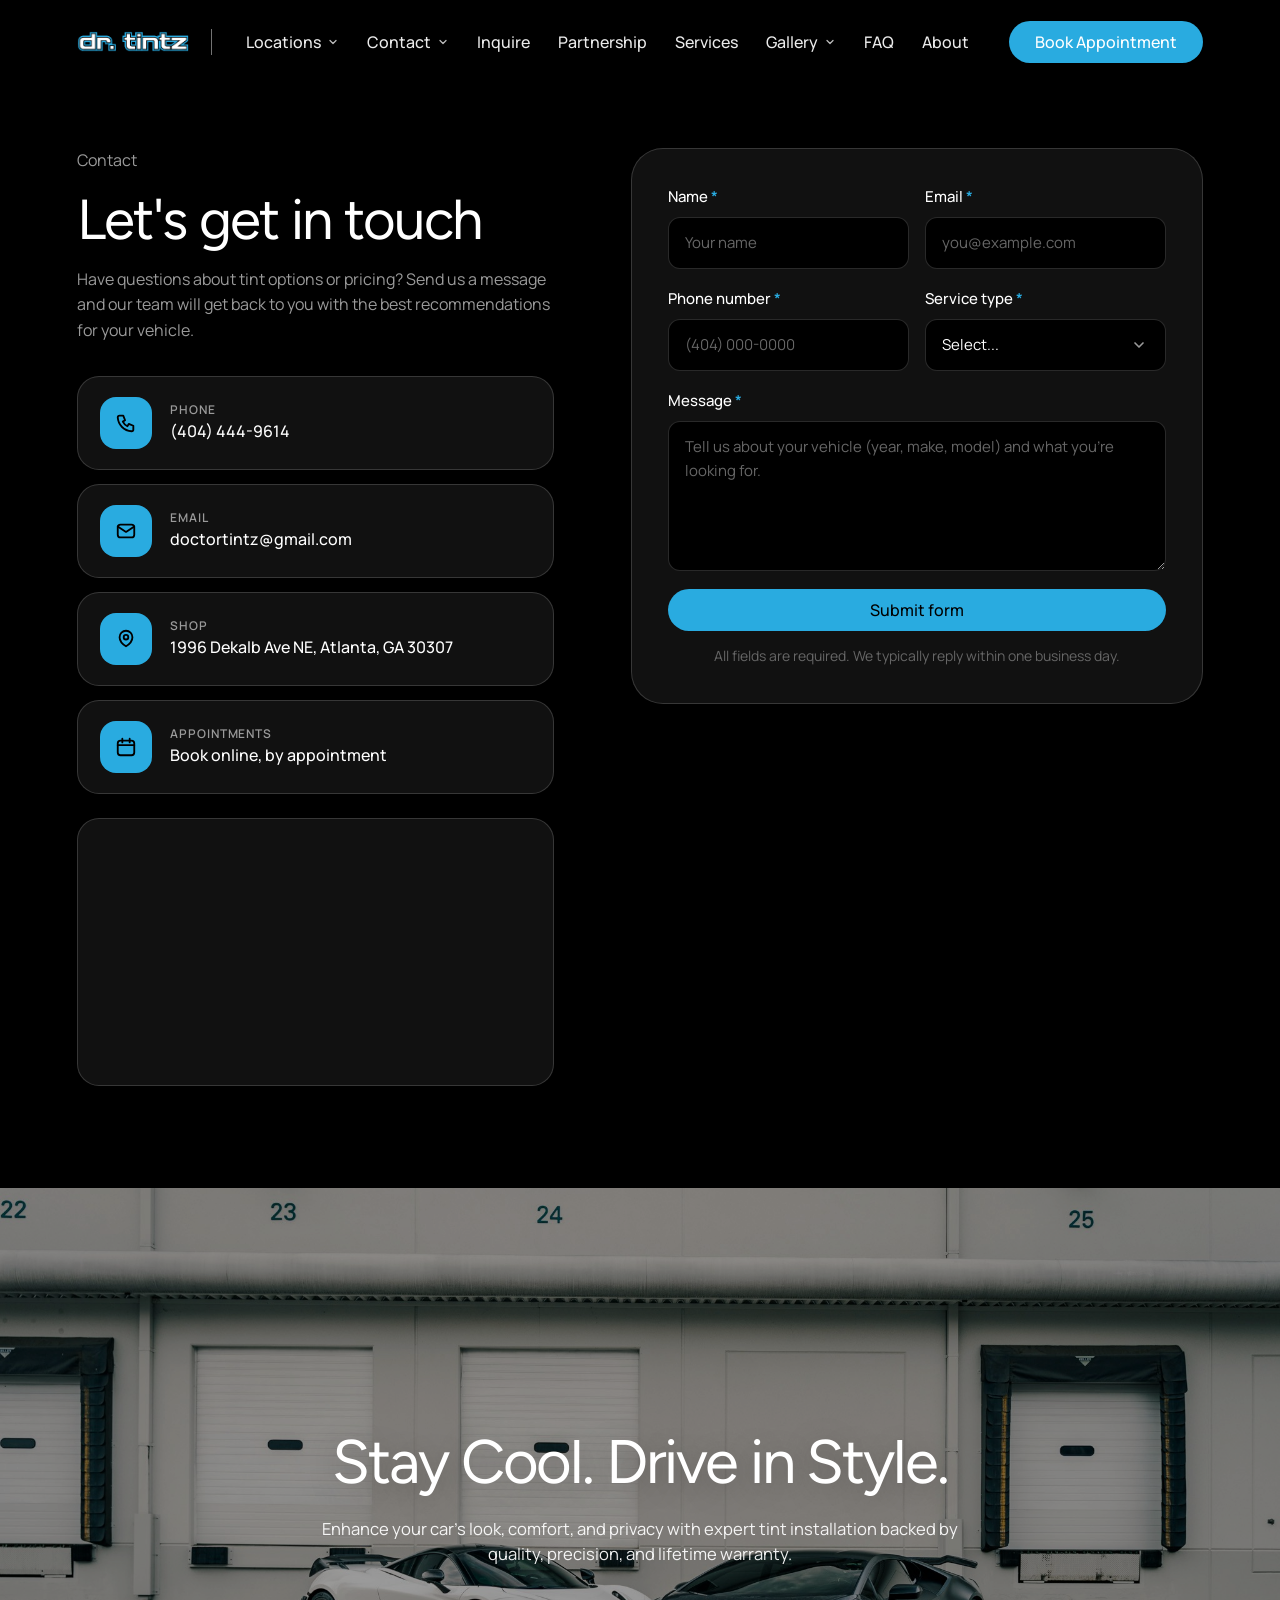
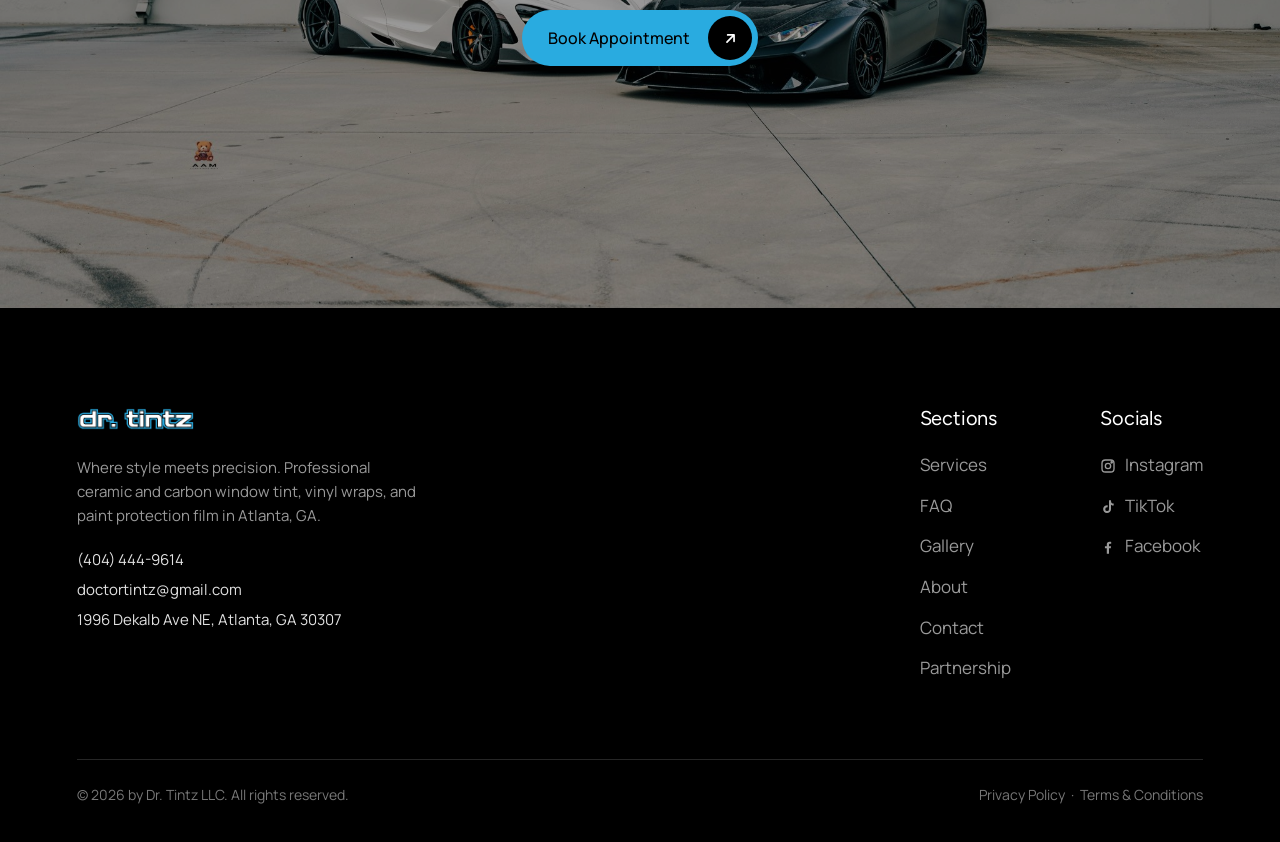
<file: contact.html>
<!DOCTYPE html>
<html lang="en">
<head>
  <meta charset="UTF-8">
  <meta name="viewport" content="width=device-width, initial-scale=1.0">
  <!-- Google tag (gtag.js): Google Ads + GA4, cross-domain linked to the booking site -->
  <script async src="https://www.googletagmanager.com/gtag/js?id=AW-11164100481"></script>
  <script>
    window.dataLayer = window.dataLayer || [];
    function gtag(){dataLayer.push(arguments);}
    gtag('js', new Date());
    gtag('set', 'linker', {'domains': ['doctortintz.com', 'bookdoctortintz.com']});
    gtag('config', 'AW-11164100481');
    // Google Ads website call tracking: swaps the number below for a forwarding number for ad visitors
    gtag('config', 'AW-11164100481/GCsjCLun4IMcEIHPussp', {
      'phone_conversion_number': '(404) 444-9614'
    });
    gtag('config', 'G-PP5F7V0860');
  </script>
  <!-- Structured data: Dr. Tintz organization + both shops (Google Business Profile values) -->
  <script type="application/ld+json">
  {
    "@context": "https://schema.org/",
    "@graph": [
      {
        "@type": "Organization",
        "@id": "https://doctortintz.com/#organization",
        "name": "Dr. Tintz",
        "url": "https://doctortintz.com/",
        "email": "doctortintz@gmail.com",
        "sameAs": [
          "https://www.instagram.com/doctortintz",
          "https://www.facebook.com/drtintz"
        ]
      },
      {
        "@type": "AutomotiveBusiness",
        "@id": "https://doctortintz.com/#atlanta",
        "name": "Dr Tintz - PPF - Wrap - Detail",
        "parentOrganization": { "@id": "https://doctortintz.com/#organization" },
        "url": "https://doctortintz.com/",
        "telephone": "+1-404-444-9614",
        "email": "doctortintz@gmail.com",
        "priceRange": "$$",
        "address": {
          "@type": "PostalAddress",
          "streetAddress": "1996 DeKalb Ave NE",
          "addressLocality": "Atlanta",
          "addressRegion": "GA",
          "postalCode": "30307",
          "addressCountry": "US"
        },
        "openingHoursSpecification": [
          {
            "@type": "OpeningHoursSpecification",
            "dayOfWeek": ["Tuesday", "Wednesday", "Thursday", "Friday", "Saturday", "Sunday"],
            "opens": "09:00",
            "closes": "17:00"
          }
        ],
        "areaServed": ["Atlanta", "Decatur", "East Atlanta", "Kirkwood", "Little Five Points", "Stone Mountain"],
        "knowsAbout": ["Window tinting", "Ceramic window tint", "Paint protection film", "Vehicle wraps", "Residential window film", "Commercial window film"]
      },
      {
        "@type": "AutomotiveBusiness",
        "@id": "https://doctortintz.com/#marietta",
        "name": "Dr Tintz - PPF - Wrap - Detail",
        "parentOrganization": { "@id": "https://doctortintz.com/#organization" },
        "url": "https://doctortintz.com/",
        "telephone": "+1-678-381-9547",
        "email": "doctortintz@gmail.com",
        "priceRange": "$$",
        "address": {
          "@type": "PostalAddress",
          "streetAddress": "1905 Airport Industrial Park Dr SE a",
          "addressLocality": "Marietta",
          "addressRegion": "GA",
          "postalCode": "30060",
          "addressCountry": "US"
        },
        "geo": { "@type": "GeoCoordinates", "latitude": 33.918, "longitude": -84.504 },
        "openingHoursSpecification": [
          {
            "@type": "OpeningHoursSpecification",
            "dayOfWeek": ["Tuesday", "Wednesday", "Thursday", "Friday", "Saturday", "Sunday"],
            "opens": "09:00",
            "closes": "17:00"
          }
        ],
        "areaServed": ["Marietta", "Smyrna", "Kennesaw", "Austell", "Mableton", "Roswell"],
        "knowsAbout": ["Window tinting", "Ceramic window tint", "Paint protection film", "Vehicle wraps", "Residential window film", "Commercial window film"]
      }
    ]
  }
  </script>
  <title>Contact | Doctor Tintz</title>
  <meta name="description" content="Get in touch with Doctor Tintz in Atlanta, GA for window tint, wrap, and PPF quotes. Call (404) 444-9614 or send us a message.">
  <meta name="theme-color" content="#000000">
  <link rel="icon" href="/favicon.ico" sizes="any">
  <link rel="icon" href="assets/favicon-48.png" type="image/png" sizes="48x48">
  <link rel="icon" href="assets/favicon-192.png" type="image/png" sizes="192x192">
  <link rel="icon" href="assets/favicon-512.png" type="image/png" sizes="512x512">
  <link rel="apple-touch-icon" href="assets/apple-touch-icon.png">
  <link rel="preconnect" href="https://fonts.googleapis.com">
  <link rel="preconnect" href="https://fonts.gstatic.com" crossorigin>
  <link href="https://fonts.googleapis.com/css2?family=Figtree:wght@300;400;500;600&family=Manrope:wght@400;500;600&display=swap" rel="stylesheet">
  <link rel="stylesheet" href="css/styles.css">
</head>
<body>

  <header class="header">
    <div class="container header__inner">
      <div class="header__left">
        <a class="logo" href="index.html" aria-label="Doctor Tintz home">
          <img src="assets/img/logo.png" alt="dr. tintz" width="266" height="50">
        </a>
        <span class="header__divider" aria-hidden="true"></span>
        <nav class="nav" id="nav" aria-label="Primary">
          <div class="nav__item">
            <button class="nav__link nav__toggle" type="button" aria-expanded="false" aria-haspopup="true">Locations <svg class="chev" viewBox="0 0 24 24" fill="none" stroke="currentColor" stroke-width="2.5" stroke-linecap="round" stroke-linejoin="round" aria-hidden="true"><path d="m6 9 6 6 6-6"/></svg></button>
            <div class="dropdown">
              <a class="dropdown__item" href="https://maps.google.com/?q=1996+Dekalb+Ave+NE,+Atlanta,+GA+30307" target="_blank" rel="noopener">
                <strong>Atlanta</strong>
                <span>1996 Dekalb Ave NE, Atlanta, GA 30307</span>
              </a>
              <a class="dropdown__item" href="https://maps.google.com/?q=1905+Airport+Industrial+Park+Dr+SE,+Suite+A,+Marietta,+GA+30060" target="_blank" rel="noopener">
                <strong>Marietta</strong>
                <span>1905 Airport Industrial Park Dr SE, Suite A, Marietta, GA 30060</span>
              </a>
            </div>
          </div>
          <div class="nav__item">
            <button class="nav__link nav__toggle" type="button" aria-expanded="false" aria-haspopup="true">Contact <svg class="chev" viewBox="0 0 24 24" fill="none" stroke="currentColor" stroke-width="2.5" stroke-linecap="round" stroke-linejoin="round" aria-hidden="true"><path d="m6 9 6 6 6-6"/></svg></button>
            <div class="dropdown dropdown--sm">
              <a class="dropdown__item" href="tel:+14044449614">
                <strong>Call or text us</strong>
                <span>(404) 444-9614</span>
              </a>
            </div>
          </div>
          <button class="nav__link" type="button" data-open-inquire>Inquire</button>
          <a class="nav__link" href="partnership.html">Partnership</a>
          <a class="nav__link" href="index.html#services">Services</a>
          <div class="nav__item">
            <button class="nav__link nav__toggle" type="button" aria-expanded="false" aria-haspopup="true">Gallery <svg class="chev" viewBox="0 0 24 24" fill="none" stroke="currentColor" stroke-width="2.5" stroke-linecap="round" stroke-linejoin="round" aria-hidden="true"><path d="m6 9 6 6 6-6"/></svg></button>
            <div class="dropdown">
              <a class="dropdown__item" href="gallery.html"><strong>All work</strong><span>Everything from the shop</span></a>
              <a class="dropdown__item" href="gallery.html#tint"><strong>Tint</strong><span>Ceramic &amp; nano-ceramic installs</span></a>
              <a class="dropdown__item" href="gallery.html#wraps"><strong>Wraps</strong><span>Color changes &amp; custom vinyl</span></a>
              <a class="dropdown__item" href="gallery.html#ppf"><strong>PPF</strong><span>Paint protection film</span></a>
              <a class="dropdown__item" href="gallery.html#detailing"><strong>Detailing</strong><span>Interior &amp; exterior</span></a>
            </div>
          </div>
          <a class="nav__link" href="index.html#faq">FAQ</a>
          <a class="nav__link" href="about.html">About</a>
          <a class="btn btn--primary" href="https://bookdoctortintz.com" target="_blank" rel="noopener">Book Appointment</a>
        </nav>
      </div>
      <div class="header__cta">
        <a class="btn btn--primary btn--on-dark" href="https://bookdoctortintz.com" target="_blank" rel="noopener">Book Appointment</a>
        <button class="nav-toggle" aria-label="Open menu" aria-expanded="false" aria-controls="nav">
          <span></span><span></span><span></span>
        </button>
      </div>
    </div>
  </header>

  <main>

    <section class="section" id="hero">
      <div class="container">
        <div class="contact__grid">

          <!-- Info column -->
          <div class="reveal">
            <span class="eyebrow">Contact</span>
            <h1 class="h2" data-split data-accent="touch">Let's get in touch</h1>
            <p class="lead" style="margin-top:18px">Have questions about tint options or pricing? Send us a message and our team will get back to you with the best recommendations for your vehicle.</p>

            <div class="contact__cards">
              <a class="info-card" href="tel:+14044449614">
                <span class="info-card__icon"><svg viewBox="0 0 24 24" fill="none" stroke="currentColor" stroke-width="2" stroke-linecap="round" stroke-linejoin="round"><path d="M5 4h4l2 5-2.5 1.5a11 11 0 0 0 5 5L15 13l5 2v4a2 2 0 0 1-2 2A16 16 0 0 1 3 6a2 2 0 0 1 2-2z"/></svg></span>
                <span><small>Phone</small><strong>(404) 444-9614</strong></span>
              </a>
              <a class="info-card" href="mailto:doctortintz@gmail.com">
                <span class="info-card__icon"><svg viewBox="0 0 24 24" fill="none" stroke="currentColor" stroke-width="2" stroke-linecap="round" stroke-linejoin="round"><rect x="3" y="5" width="18" height="14" rx="3"/><path d="m3 7 9 6 9-6"/></svg></span>
                <span><small>Email</small><strong>doctortintz@gmail.com</strong></span>
              </a>
              <a class="info-card" href="https://maps.google.com/?q=1996+Dekalb+Ave+NE,+Atlanta,+GA+30307" target="_blank" rel="noopener">
                <span class="info-card__icon"><svg viewBox="0 0 24 24" fill="none" stroke="currentColor" stroke-width="2" stroke-linecap="round" stroke-linejoin="round"><path d="M12 20s-7-4.5-7-10a7 7 0 0 1 14 0c0 5.5-7 10-7 10z"/><circle cx="12" cy="10" r="2.5"/></svg></span>
                <span><small>Shop</small><strong>1996 Dekalb Ave NE, Atlanta, GA 30307</strong></span>
              </a>
              <a class="info-card" href="https://bookdoctortintz.com" target="_blank" rel="noopener">
                <span class="info-card__icon"><svg viewBox="0 0 24 24" fill="none" stroke="currentColor" stroke-width="2" stroke-linecap="round" stroke-linejoin="round"><rect x="3" y="5" width="18" height="16" rx="3"/><path d="M3 10h18M8 3v4M16 3v4"/></svg></span>
                <span><small>Appointments</small><strong>Book online, by appointment</strong></span>
              </a>
            </div>

            <div class="map reveal" data-delay="1">
              <iframe title="Map to Doctor Tintz" loading="lazy" referrerpolicy="no-referrer-when-downgrade" src="https://www.google.com/maps?q=1996+Dekalb+Ave+NE,+Atlanta,+GA+30307&output=embed"></iframe>
            </div>
          </div>

          <!-- Form column -->
          <div class="reveal" data-delay="1">
            <!--
              This form opens the visitor's email app with a pre-filled message (no backend needed).
              To send submissions to an inbox automatically, set action="https://formspree.io/f/YOUR_ID" method="POST"
              (or any form endpoint) and the JS fallback will step aside.
            -->
            <form class="form js-inquiry" id="contact-form" data-to="doctortintz@gmail.com" novalidate action="https://formsubmit.co/doctortintz@gmail.com" method="POST">
          <input type="hidden" name="_subject" value="New inquiry from doctortintz.com">
          <input type="hidden" name="_next" value="https://www.doctortintz.com/thank-you.html">
          <input type="hidden" name="_template" value="table">
          <input type="text" name="_honey" tabindex="-1" autocomplete="off" aria-hidden="true" style="position:absolute;left:-9999px;opacity:0;height:0;width:0">
              <div class="form__row">
                <div class="field">
                  <label for="name">Name <span class="req" aria-hidden="true">*</span></label>
                  <input id="name" name="name" type="text" autocomplete="name" placeholder="Your name" required>
                </div>
                <div class="field">
                  <label for="email">Email <span class="req" aria-hidden="true">*</span></label>
                  <input id="email" name="email" type="email" autocomplete="email" placeholder="you@example.com" required>
                </div>
              </div>
              <div class="form__row">
                <div class="field">
                  <label for="phone">Phone number <span class="req" aria-hidden="true">*</span></label>
                  <input id="phone" name="phone" type="tel" autocomplete="tel" placeholder="(404) 000-0000" required>
                </div>
                <div class="field">
                  <label for="service">Service type <span class="req" aria-hidden="true">*</span></label>
                  <select id="service" name="service" required>
                    <option value="" selected disabled>Select...</option>
                    <option>Automotive Tint</option>
                    <option>Architectural Tint</option>
                    <option>Vinyl Wrap</option>
                    <option>Paint Protection Film (PPF)</option>
                    <option>Detailing</option>
                    <option>Other</option>
                  </select>
                </div>
              </div>
              <div class="field">
                <label for="message">Message <span class="req" aria-hidden="true">*</span></label>
                <textarea id="message" name="message" placeholder="Tell us about your vehicle (year, make, model) and what you're looking for." required></textarea>
              </div>
              <button class="btn btn--block" type="submit">Submit form</button>
              <p class="form__status" role="status" aria-live="polite"></p>
              <p class="form__note">All fields are required. We typically reply within one business day.</p>
            </form>
          </div>

        </div>
      </div>
    </section>


    <!-- CTA -->
    <section class="cta">
      <div class="cta__bg" aria-hidden="true">
        <img src="assets/img/hero-supercars.jpg" alt="" loading="lazy" width="2048" height="1368">
      </div>
      <div class="container">
        <div class="cta__inner reveal">
          <h2 class="cta__title">Stay Cool. Drive in Style.</h2>
          <p class="cta__sub">Enhance your car’s look, comfort, and privacy with expert tint installation backed by quality, precision, and lifetime warranty.</p>
          <div class="cta__actions">
            <a class="btn btn--arrow" href="https://bookdoctortintz.com" target="_blank" rel="noopener">
              Book Appointment
              <span class="btn__arrow"><svg viewBox="0 0 24 24" fill="none" stroke="currentColor" stroke-width="2.4" stroke-linecap="round" stroke-linejoin="round"><path d="M7 17 17 7M8 7h9v9"/></svg></span>
            </a>
          </div>
        </div>
      </div>
    </section>

  </main>

  <footer class="footer">
    <div class="container">
      <div class="footer__grid">
        <div class="footer__brand">
          <a class="logo" href="index.html" aria-label="Doctor Tintz home"><img src="assets/img/logo.png" alt="dr. tintz" width="266" height="50"></a>
          <p>Where style meets precision. Professional ceramic and carbon window tint, vinyl wraps, and paint protection film in Atlanta, GA.</p>
          <div class="footer__contact">
            <a href="tel:+14044449614">(404) 444-9614</a>
            <a href="mailto:doctortintz@gmail.com">doctortintz@gmail.com</a>
            <span>1996 Dekalb Ave NE, Atlanta, GA 30307</span>
          </div>
        </div>
        <div>
          <h4>Sections</h4>
          <ul class="footer__links">
            <li><a href="index.html#services">Services</a></li>
            <li><a href="index.html#faq">FAQ</a></li>
            <li><a href="gallery.html">Gallery</a></li>
            <li><a href="about.html">About</a></li>
            <li><a href="contact.html">Contact</a></li>
            <li><a href="partnership.html">Partnership</a></li>
          </ul>
        </div>
        <div>
          <h4>Socials</h4>
          <ul class="footer__links">
            <li><a href="https://www.instagram.com/doctortintz" target="_blank" rel="noopener"><svg viewBox="0 0 24 24" fill="none" stroke="currentColor" stroke-width="2"><rect x="3" y="3" width="18" height="18" rx="5"/><circle cx="12" cy="12" r="4"/><circle cx="17.5" cy="6.5" r="1" fill="currentColor"/></svg>Instagram</a></li>
            <li><a href="https://www.tiktok.com/@doctortintz" target="_blank" rel="noopener"><svg viewBox="0 0 24 24" fill="currentColor"><path d="M16.5 2h-3v13.2a2.8 2.8 0 1 1-2.8-2.8c.3 0 .6 0 .8.1V9.4a5.9 5.9 0 1 0 5 5.8V8.6a7 7 0 0 0 4 1.3v-3a4 4 0 0 1-4-3.9V2z"/></svg>TikTok</a></li>
            <li><a href="https://www.facebook.com/drtintz" target="_blank" rel="noopener"><svg viewBox="0 0 24 24" fill="currentColor"><path d="M13.5 22v-8h2.7l.4-3.2h-3.1V8.8c0-.9.3-1.6 1.6-1.6h1.7V4.4c-.3 0-1.3-.1-2.5-.1-2.5 0-4.1 1.5-4.1 4.2v2.3H7.4V14h2.8v8h3.3z"/></svg>Facebook</a></li>
          </ul>
        </div>
      </div>
      <div class="footer__bottom">
        <span>© <span data-year>2026</span> by Dr. Tintz LLC. All rights reserved.</span>
        <span><a href="privacy-policy.html">Privacy Policy</a> &nbsp;·&nbsp; <a href="terms-and-conditions.html">Terms &amp; Conditions</a></span>
      </div>
    </div>
  </footer>

  <!-- Inquire modal -->
  <div class="modal" id="inquire-modal" hidden>
    <div class="modal__backdrop" data-close-inquire></div>
    <div class="modal__panel" role="dialog" aria-modal="true" aria-labelledby="inquire-title">
      <button class="modal__close" type="button" data-close-inquire aria-label="Close">
        <svg viewBox="0 0 24 24" fill="none" stroke="currentColor" stroke-width="2.5" stroke-linecap="round"><path d="M6 6l12 12M18 6 6 18"/></svg>
      </button>
      <h2 class="modal__title" id="inquire-title">Inquire</h2>
      <p class="modal__sub">Tell us about your vehicle or project and we'll get back to you with a recommendation.</p>
      <form class="form form--modal js-inquiry" data-to="doctortintz@gmail.com" novalidate action="https://formsubmit.co/doctortintz@gmail.com" method="POST">
        <input type="hidden" name="_subject" value="New inquiry from doctortintz.com">
        <input type="hidden" name="_next" value="https://www.doctortintz.com/thank-you.html">
        <input type="hidden" name="_template" value="table">
        <input type="text" name="_honey" tabindex="-1" autocomplete="off" aria-hidden="true" style="position:absolute;left:-9999px;opacity:0;height:0;width:0">
        <div class="form__row">
          <div class="field">
            <label for="inq-name">Name <span class="req" aria-hidden="true">*</span></label>
            <input id="inq-name" name="name" type="text" autocomplete="name" placeholder="Your name" required>
          </div>
          <div class="field">
            <label for="inq-email">Email <span class="req" aria-hidden="true">*</span></label>
            <input id="inq-email" name="email" type="email" autocomplete="email" placeholder="you@example.com" required>
          </div>
        </div>
        <div class="form__row">
          <div class="field">
            <label for="inq-phone">Phone number <span class="req" aria-hidden="true">*</span></label>
            <input id="inq-phone" name="phone" type="tel" autocomplete="tel" placeholder="(404) 000-0000" required>
          </div>
          <div class="field">
            <label for="inq-service">Service type <span class="req" aria-hidden="true">*</span></label>
            <select id="inq-service" name="service" required>
              <option value="" selected disabled>Select...</option>
                    <option>Automotive Tint</option>
                    <option>Architectural Tint</option>
                    <option>Vinyl Wrap</option>
                    <option>Paint Protection Film (PPF)</option>
                    <option>Detailing</option>
                    <option>Other</option>
            </select>
          </div>
        </div>
        <div class="field">
          <label for="inq-message">Message <span class="req" aria-hidden="true">*</span></label>
          <textarea id="inq-message" name="message" placeholder="Year, make, model, and what you're looking for." required></textarea>
        </div>
        <button class="btn btn--block" type="submit">Send inquiry</button>
        <p class="form__status" role="status" aria-live="polite"></p>
        <p class="form__note">All fields are required.</p>
      </form>
    </div>
  </div>

  <script src="js/main.js" defer></script>
</body>
</html>
</file>
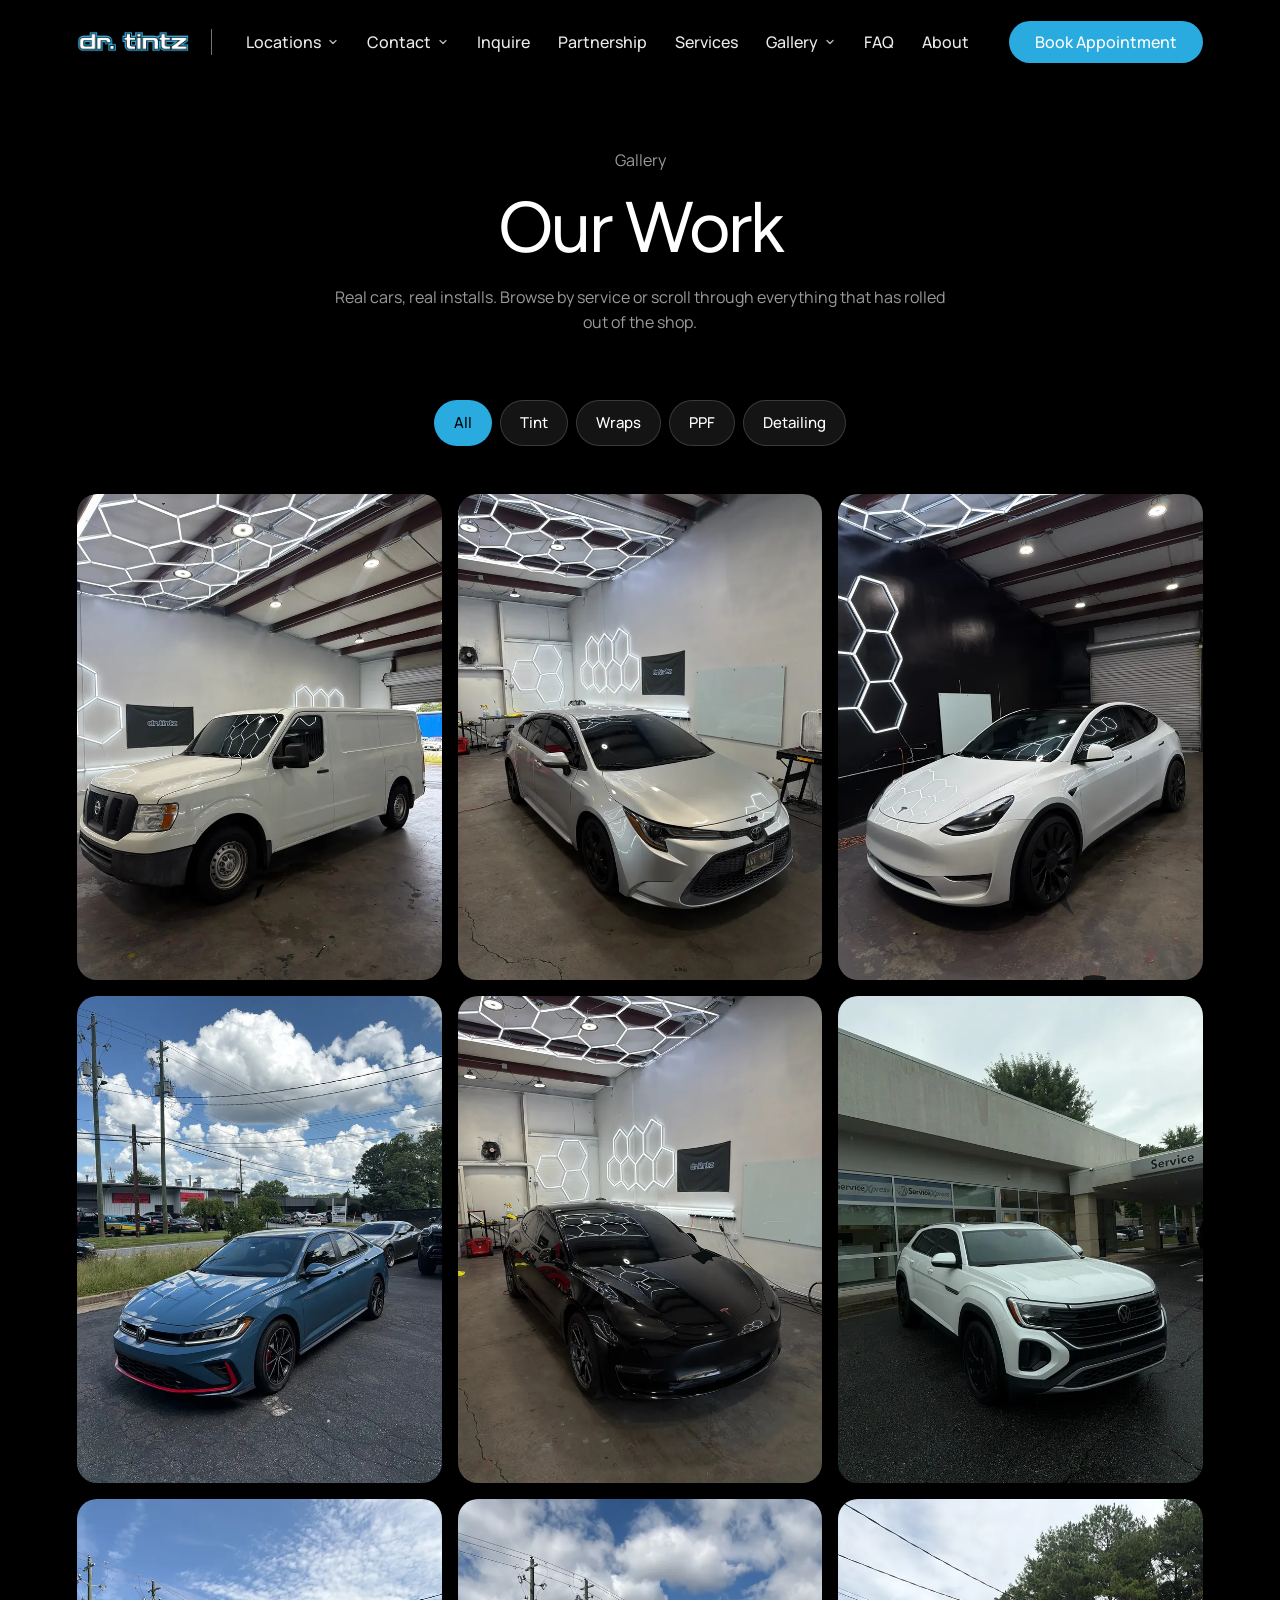
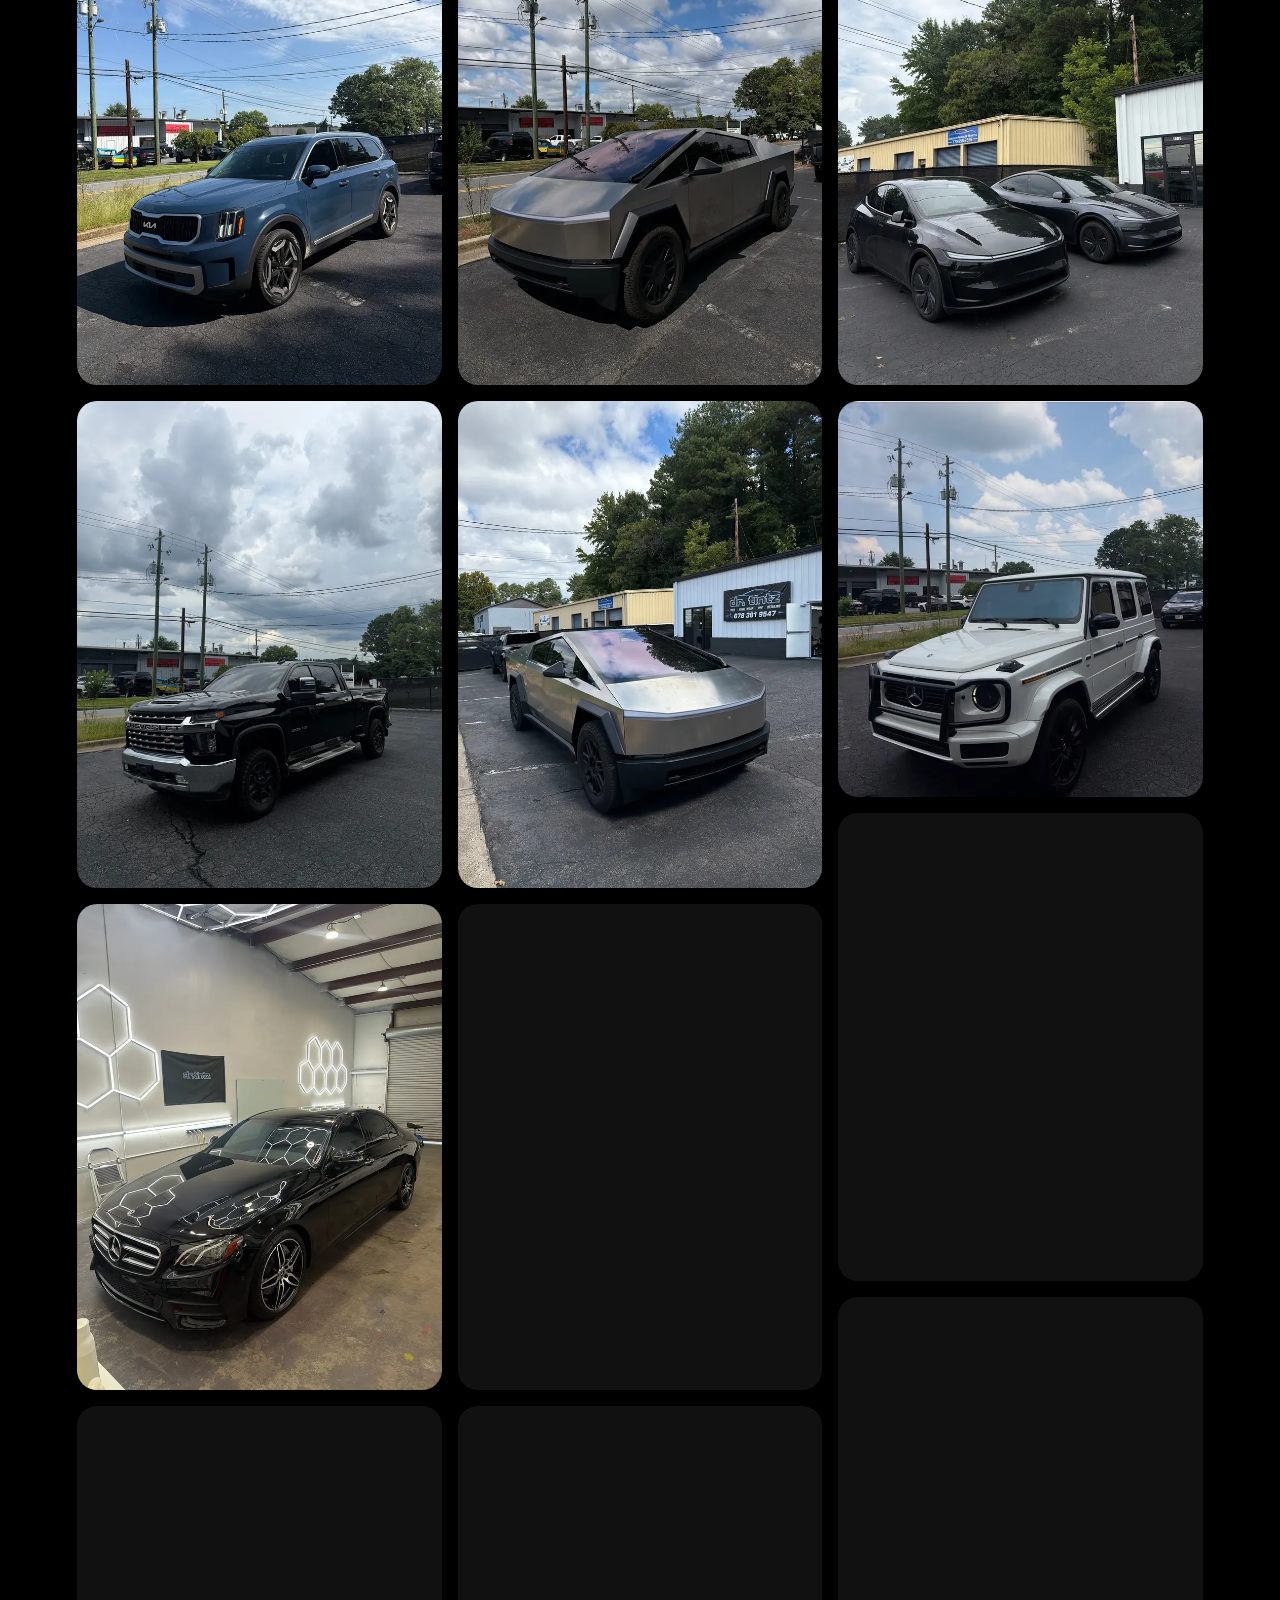
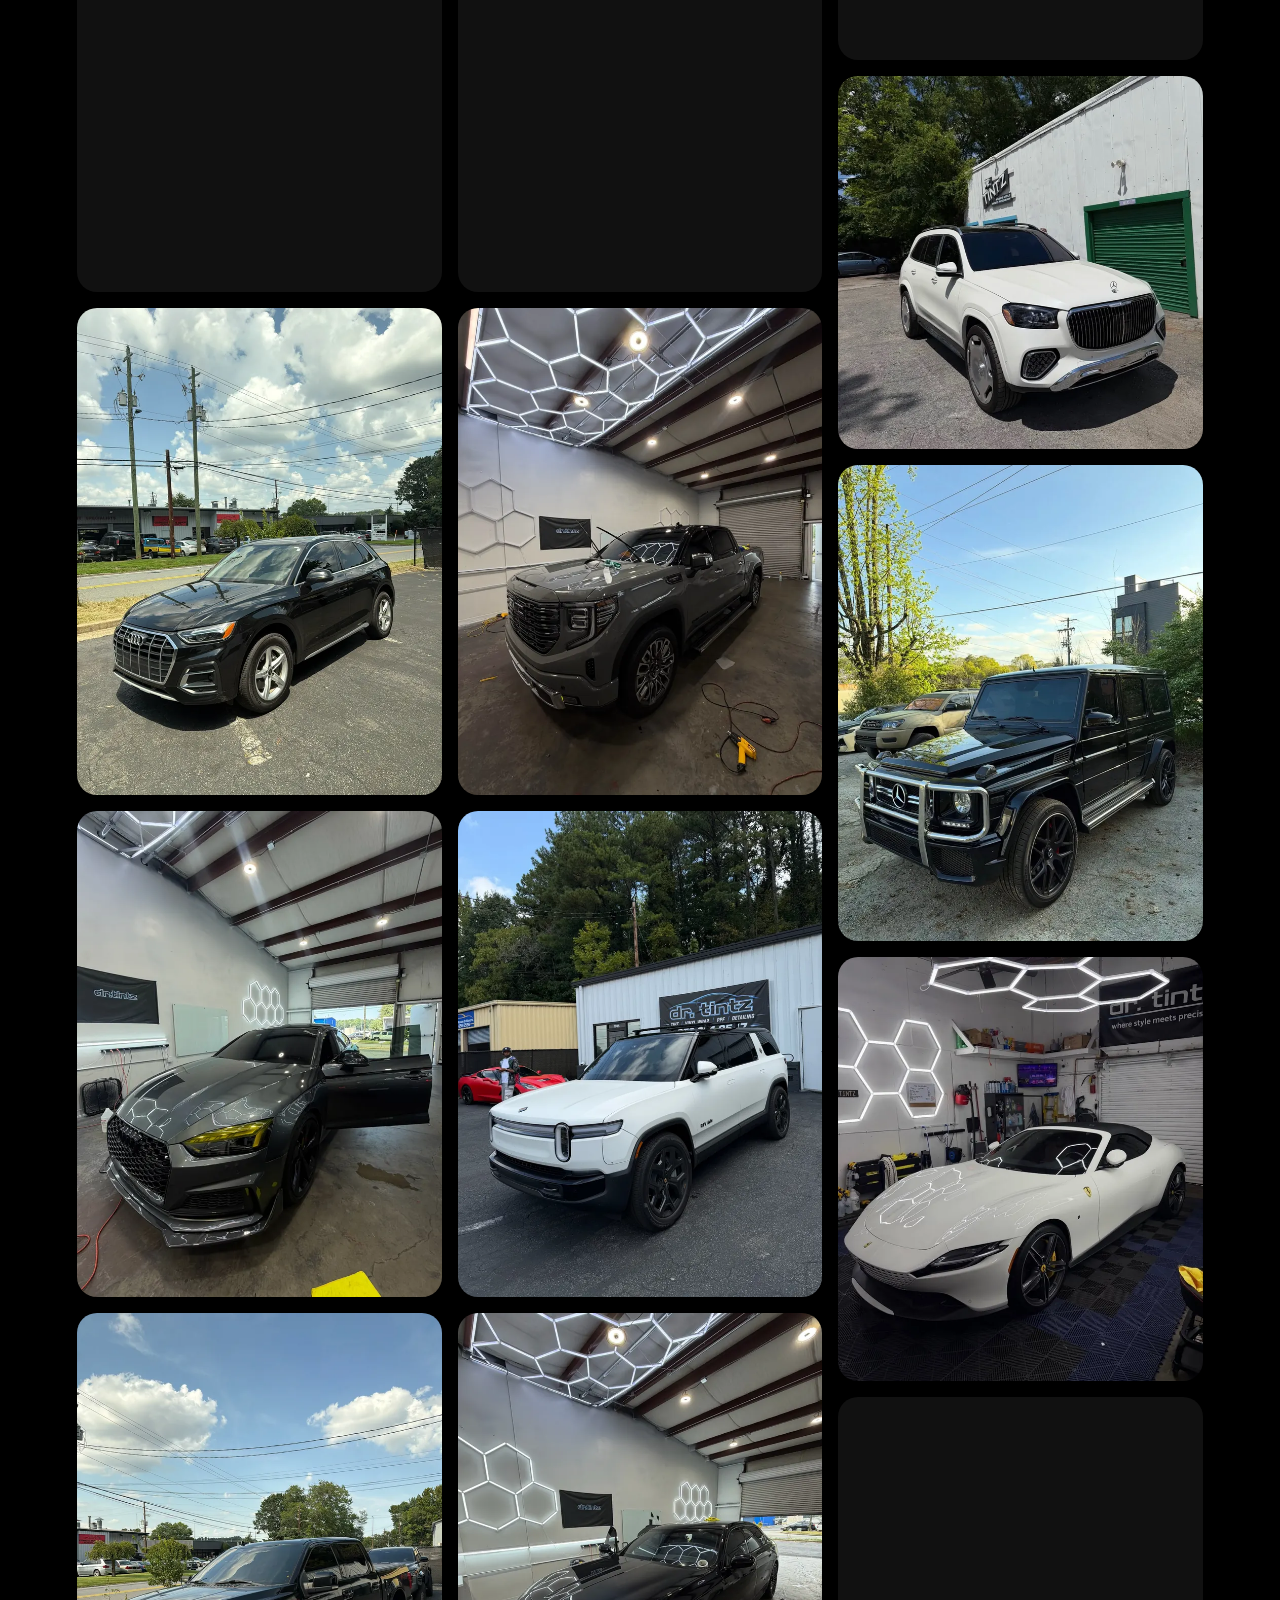
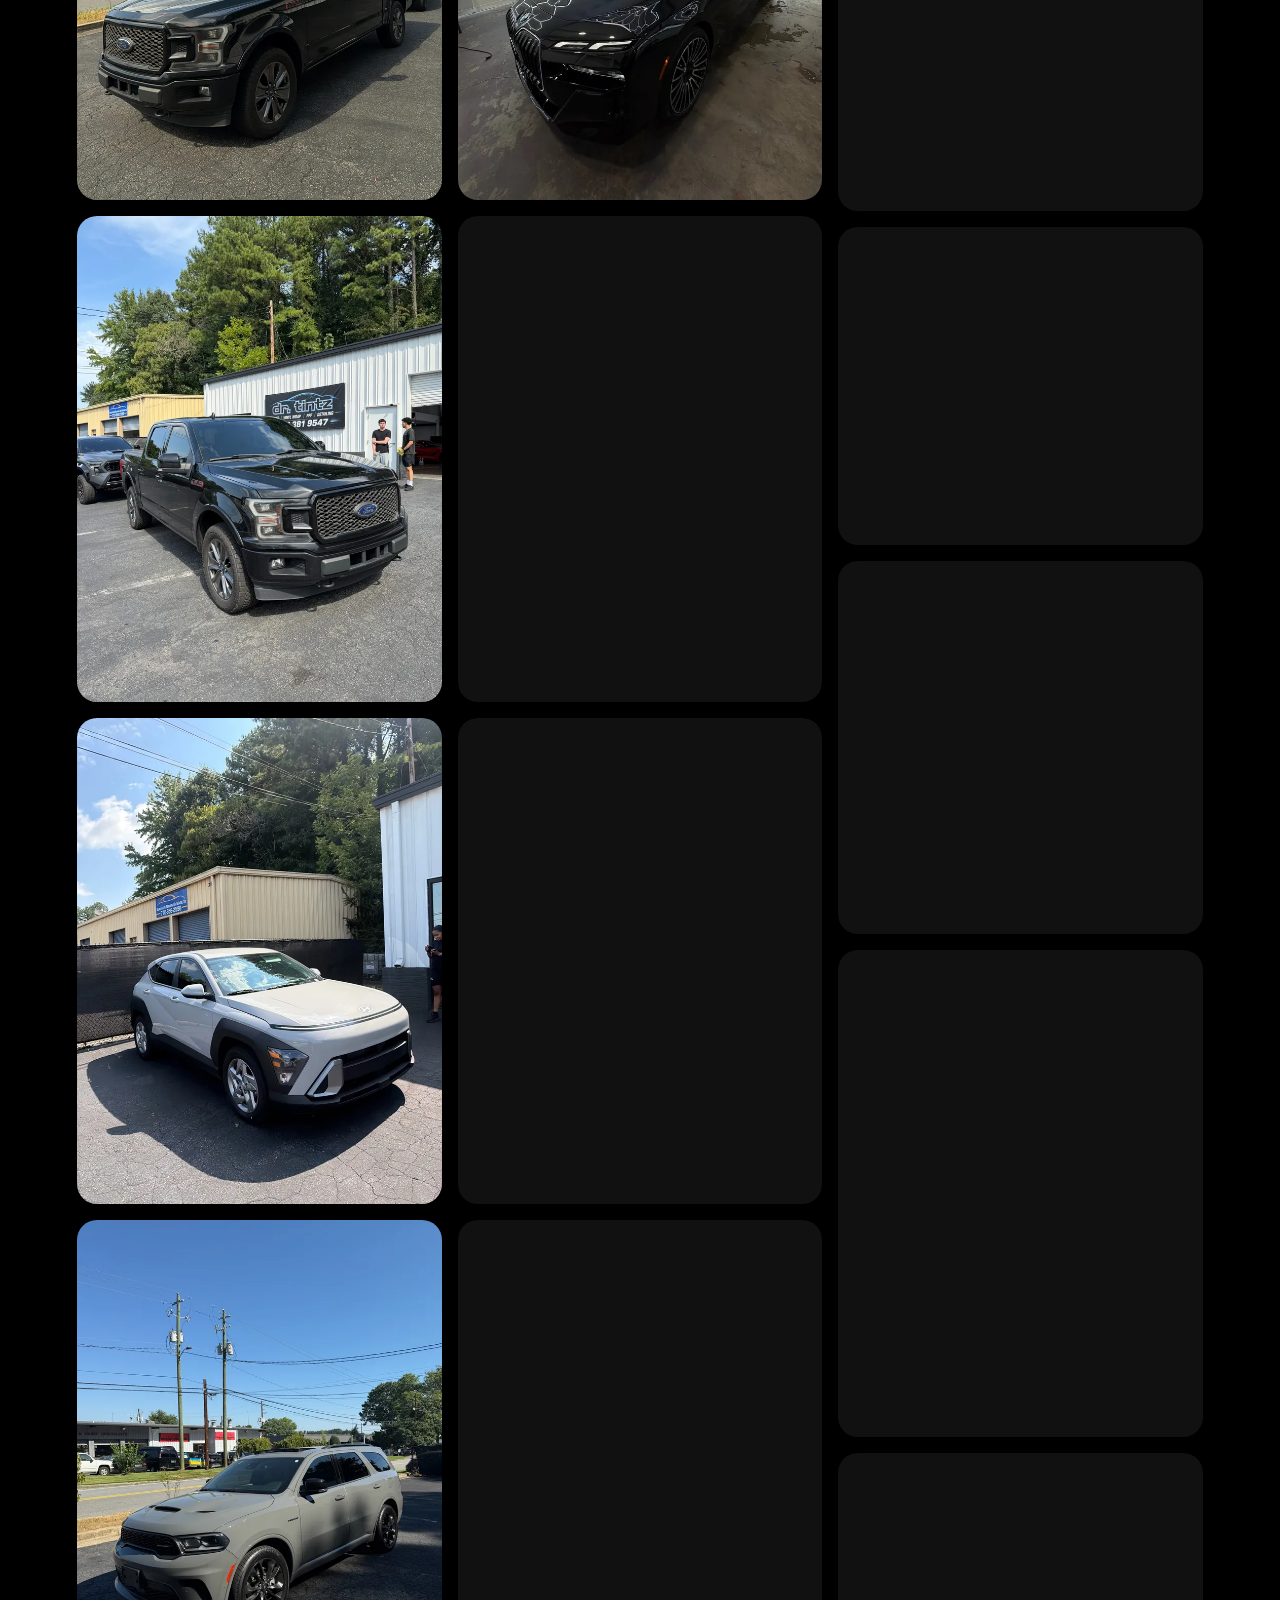
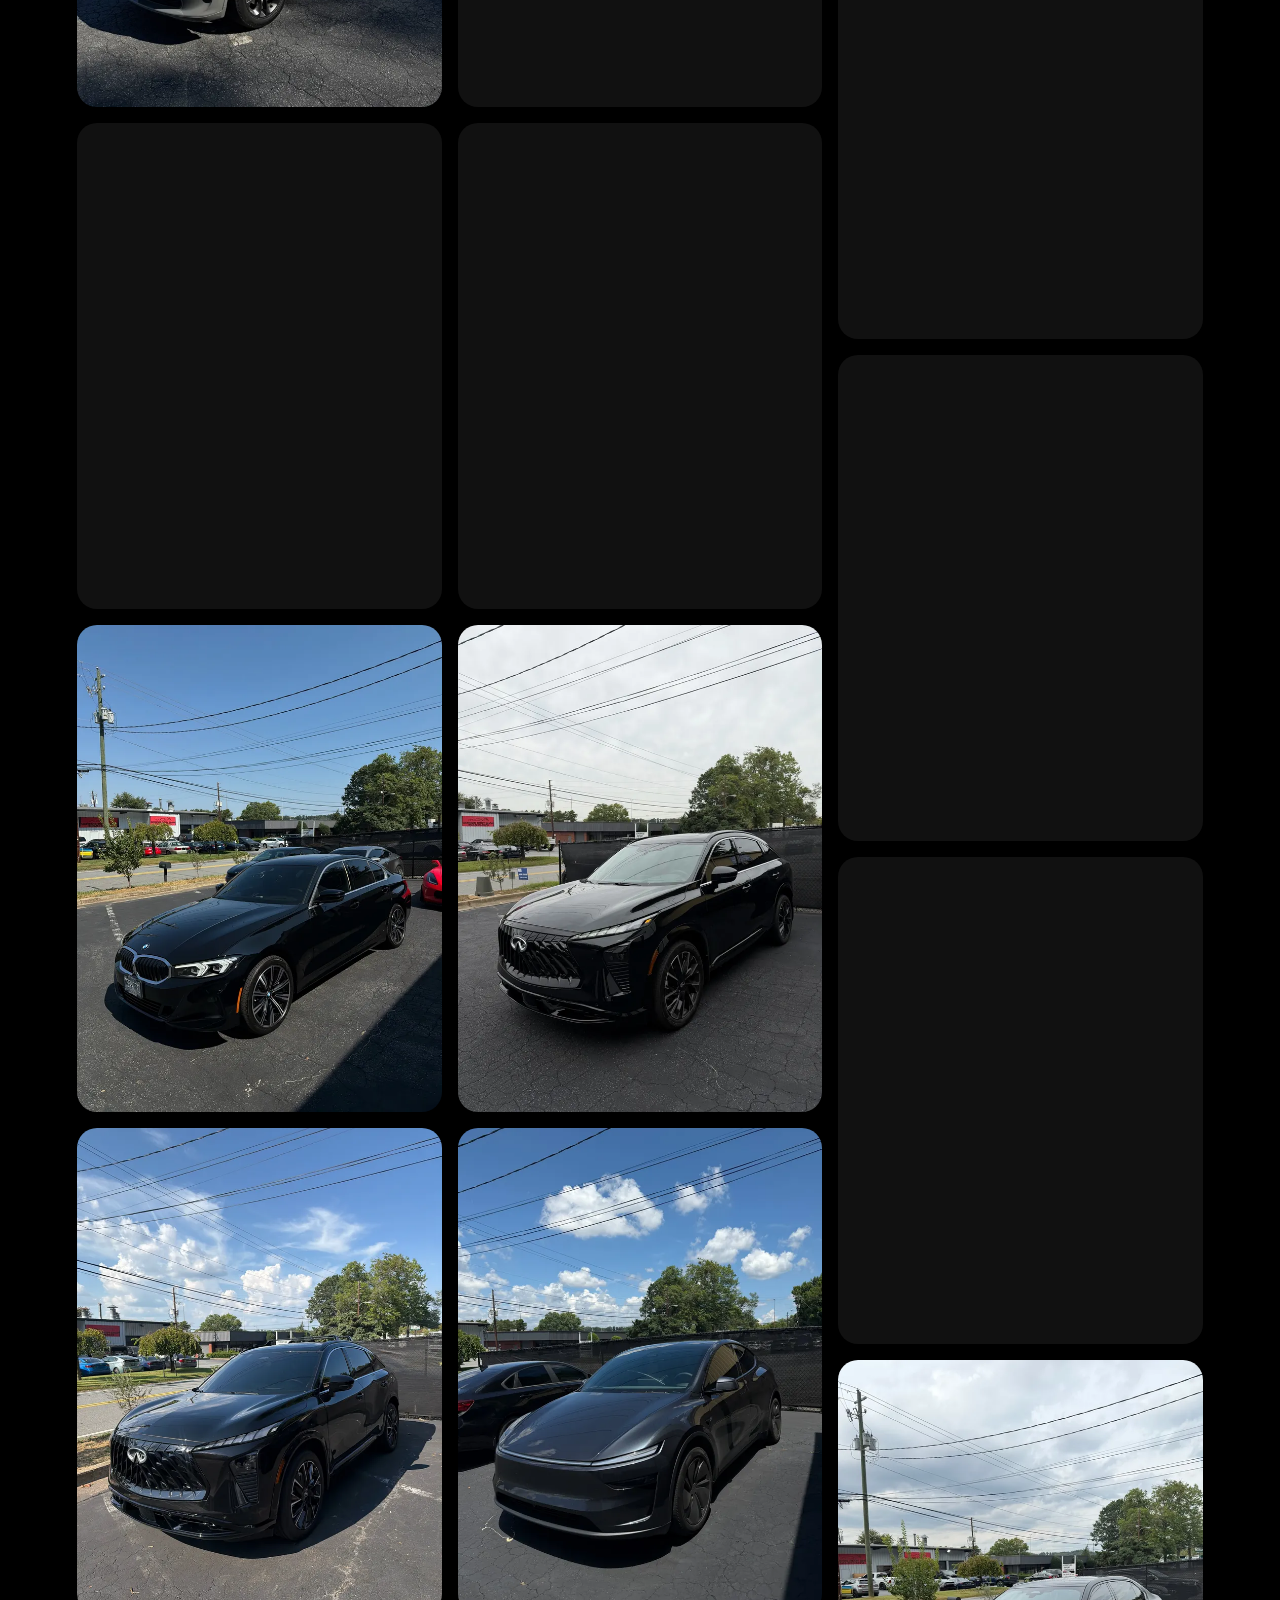
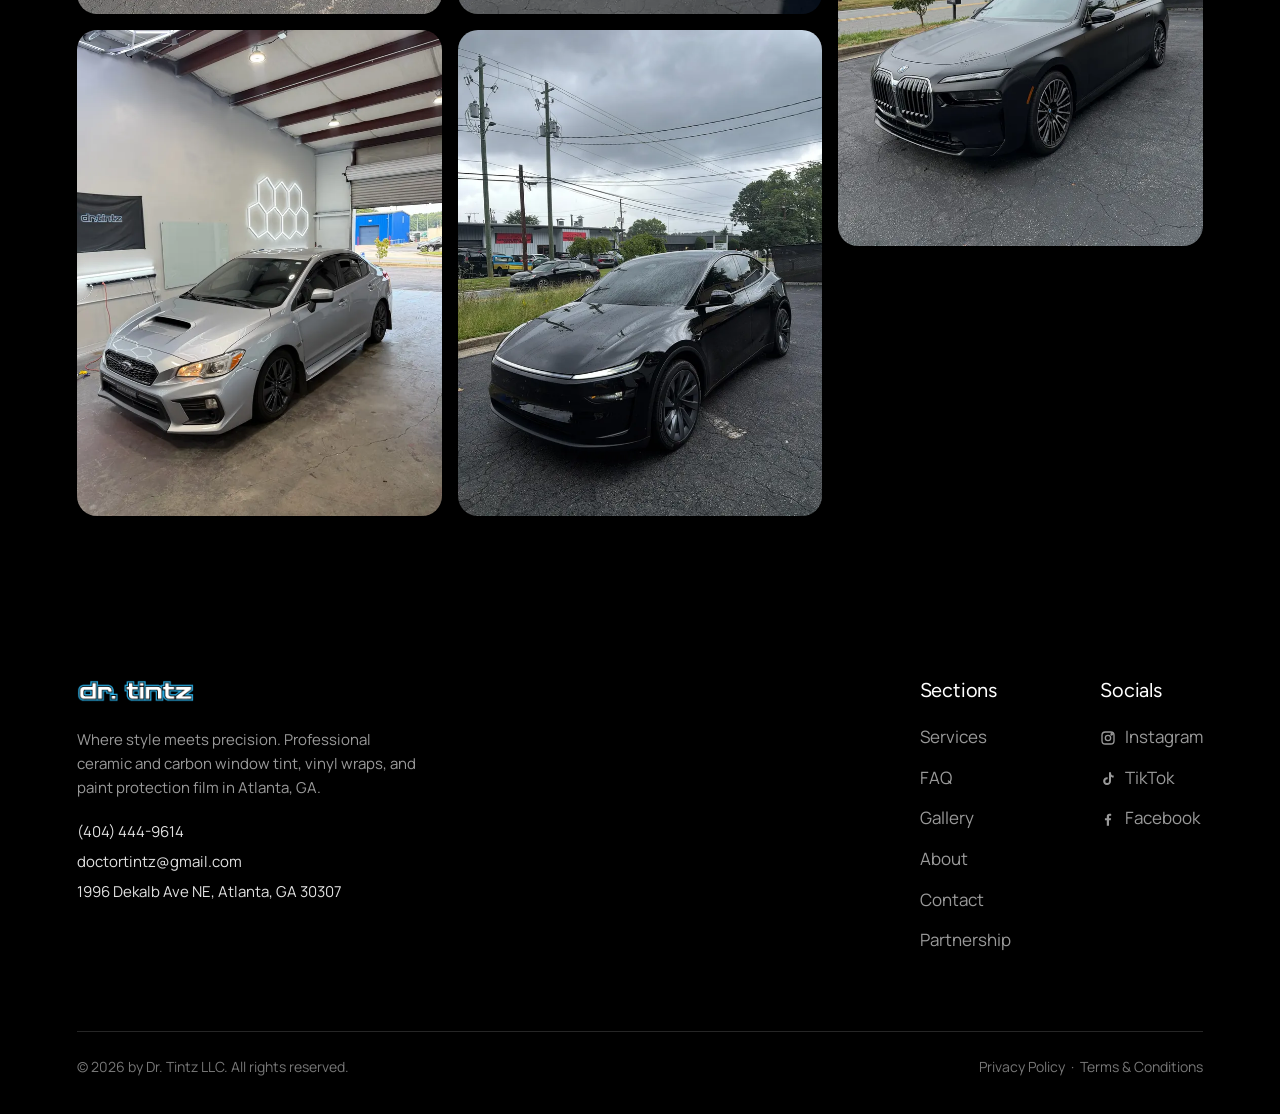
<file: gallery.html>
<!DOCTYPE html>
<html lang="en">
<head>
  <meta charset="UTF-8">
  <meta name="viewport" content="width=device-width, initial-scale=1.0">
  <!-- Google tag (gtag.js): Google Ads + GA4, cross-domain linked to the booking site -->
  <script async src="https://www.googletagmanager.com/gtag/js?id=AW-11164100481"></script>
  <script>
    window.dataLayer = window.dataLayer || [];
    function gtag(){dataLayer.push(arguments);}
    gtag('js', new Date());
    gtag('set', 'linker', {'domains': ['doctortintz.com', 'bookdoctortintz.com']});
    gtag('config', 'AW-11164100481');
    // Google Ads website call tracking: swaps the number below for a forwarding number for ad visitors
    gtag('config', 'AW-11164100481/GCsjCLun4IMcEIHPussp', {
      'phone_conversion_number': '(404) 444-9614'
    });
    gtag('config', 'G-PP5F7V0860');
  </script>
  <!-- Structured data: Dr. Tintz organization + both shops (Google Business Profile values) -->
  <script type="application/ld+json">
  {
    "@context": "https://schema.org/",
    "@graph": [
      {
        "@type": "Organization",
        "@id": "https://doctortintz.com/#organization",
        "name": "Dr. Tintz",
        "url": "https://doctortintz.com/",
        "email": "doctortintz@gmail.com",
        "sameAs": [
          "https://www.instagram.com/doctortintz",
          "https://www.facebook.com/drtintz"
        ]
      },
      {
        "@type": "AutomotiveBusiness",
        "@id": "https://doctortintz.com/#atlanta",
        "name": "Dr Tintz - PPF - Wrap - Detail",
        "parentOrganization": { "@id": "https://doctortintz.com/#organization" },
        "url": "https://doctortintz.com/",
        "telephone": "+1-404-444-9614",
        "email": "doctortintz@gmail.com",
        "priceRange": "$$",
        "address": {
          "@type": "PostalAddress",
          "streetAddress": "1996 DeKalb Ave NE",
          "addressLocality": "Atlanta",
          "addressRegion": "GA",
          "postalCode": "30307",
          "addressCountry": "US"
        },
        "openingHoursSpecification": [
          {
            "@type": "OpeningHoursSpecification",
            "dayOfWeek": ["Tuesday", "Wednesday", "Thursday", "Friday", "Saturday", "Sunday"],
            "opens": "09:00",
            "closes": "17:00"
          }
        ],
        "areaServed": ["Atlanta", "Decatur", "East Atlanta", "Kirkwood", "Little Five Points", "Stone Mountain"],
        "knowsAbout": ["Window tinting", "Ceramic window tint", "Paint protection film", "Vehicle wraps", "Residential window film", "Commercial window film"]
      },
      {
        "@type": "AutomotiveBusiness",
        "@id": "https://doctortintz.com/#marietta",
        "name": "Dr Tintz - PPF - Wrap - Detail",
        "parentOrganization": { "@id": "https://doctortintz.com/#organization" },
        "url": "https://doctortintz.com/",
        "telephone": "+1-678-381-9547",
        "email": "doctortintz@gmail.com",
        "priceRange": "$$",
        "address": {
          "@type": "PostalAddress",
          "streetAddress": "1905 Airport Industrial Park Dr SE a",
          "addressLocality": "Marietta",
          "addressRegion": "GA",
          "postalCode": "30060",
          "addressCountry": "US"
        },
        "geo": { "@type": "GeoCoordinates", "latitude": 33.918, "longitude": -84.504 },
        "openingHoursSpecification": [
          {
            "@type": "OpeningHoursSpecification",
            "dayOfWeek": ["Tuesday", "Wednesday", "Thursday", "Friday", "Saturday", "Sunday"],
            "opens": "09:00",
            "closes": "17:00"
          }
        ],
        "areaServed": ["Marietta", "Smyrna", "Kennesaw", "Austell", "Mableton", "Roswell"],
        "knowsAbout": ["Window tinting", "Ceramic window tint", "Paint protection film", "Vehicle wraps", "Residential window film", "Commercial window film"]
      }
    ]
  }
  </script>
  <title>Gallery | Doctor Tintz</title>
  <meta name="description" content="See our work: ceramic window tint, vinyl wraps, paint protection film, and detailing by Doctor Tintz in Atlanta, GA.">
  <meta name="theme-color" content="#000000">
  <link rel="icon" href="/favicon.ico" sizes="any">
  <link rel="icon" href="assets/favicon-48.png" type="image/png" sizes="48x48">
  <link rel="icon" href="assets/favicon-192.png" type="image/png" sizes="192x192">
  <link rel="icon" href="assets/favicon-512.png" type="image/png" sizes="512x512">
  <link rel="apple-touch-icon" href="assets/apple-touch-icon.png">
  <link rel="preconnect" href="https://fonts.googleapis.com">
  <link rel="preconnect" href="https://fonts.gstatic.com" crossorigin>
  <link href="https://fonts.googleapis.com/css2?family=Figtree:wght@300;400;500;600&family=Manrope:wght@400;500;600&display=swap" rel="stylesheet">
  <link rel="stylesheet" href="css/styles.css">
</head>
<body>

  <header class="header">
    <div class="container header__inner">
      <div class="header__left">
        <a class="logo" href="index.html" aria-label="Doctor Tintz home">
          <img src="assets/img/logo.png" alt="dr. tintz" width="266" height="50">
        </a>
        <span class="header__divider" aria-hidden="true"></span>
        <nav class="nav" id="nav" aria-label="Primary">
          <div class="nav__item">
            <button class="nav__link nav__toggle" type="button" aria-expanded="false" aria-haspopup="true">Locations <svg class="chev" viewBox="0 0 24 24" fill="none" stroke="currentColor" stroke-width="2.5" stroke-linecap="round" stroke-linejoin="round" aria-hidden="true"><path d="m6 9 6 6 6-6"/></svg></button>
            <div class="dropdown">
              <a class="dropdown__item" href="https://maps.google.com/?q=1996+Dekalb+Ave+NE,+Atlanta,+GA+30307" target="_blank" rel="noopener">
                <strong>Atlanta</strong>
                <span>1996 Dekalb Ave NE, Atlanta, GA 30307</span>
              </a>
              <a class="dropdown__item" href="https://maps.google.com/?q=1905+Airport+Industrial+Park+Dr+SE,+Suite+A,+Marietta,+GA+30060" target="_blank" rel="noopener">
                <strong>Marietta</strong>
                <span>1905 Airport Industrial Park Dr SE, Suite A, Marietta, GA 30060</span>
              </a>
            </div>
          </div>
          <div class="nav__item">
            <button class="nav__link nav__toggle" type="button" aria-expanded="false" aria-haspopup="true">Contact <svg class="chev" viewBox="0 0 24 24" fill="none" stroke="currentColor" stroke-width="2.5" stroke-linecap="round" stroke-linejoin="round" aria-hidden="true"><path d="m6 9 6 6 6-6"/></svg></button>
            <div class="dropdown dropdown--sm">
              <a class="dropdown__item" href="tel:+14044449614">
                <strong>Call or text us</strong>
                <span>(404) 444-9614</span>
              </a>
            </div>
          </div>
          <button class="nav__link" type="button" data-open-inquire>Inquire</button>
          <a class="nav__link" href="partnership.html">Partnership</a>
          <a class="nav__link" href="index.html#services">Services</a>
          <div class="nav__item">
            <button class="nav__link nav__toggle" type="button" aria-expanded="false" aria-haspopup="true">Gallery <svg class="chev" viewBox="0 0 24 24" fill="none" stroke="currentColor" stroke-width="2.5" stroke-linecap="round" stroke-linejoin="round" aria-hidden="true"><path d="m6 9 6 6 6-6"/></svg></button>
            <div class="dropdown">
              <a class="dropdown__item" href="gallery.html"><strong>All work</strong><span>Everything from the shop</span></a>
              <a class="dropdown__item" href="gallery.html#tint"><strong>Tint</strong><span>Ceramic &amp; nano-ceramic installs</span></a>
              <a class="dropdown__item" href="gallery.html#wraps"><strong>Wraps</strong><span>Color changes &amp; custom vinyl</span></a>
              <a class="dropdown__item" href="gallery.html#ppf"><strong>PPF</strong><span>Paint protection film</span></a>
              <a class="dropdown__item" href="gallery.html#detailing"><strong>Detailing</strong><span>Interior &amp; exterior</span></a>
            </div>
          </div>
          <a class="nav__link" href="index.html#faq">FAQ</a>
          <a class="nav__link" href="about.html">About</a>
          <a class="btn btn--primary" href="https://bookdoctortintz.com" target="_blank" rel="noopener">Book Appointment</a>
        </nav>
      </div>
      <div class="header__cta">
        <a class="btn btn--primary btn--on-dark" href="https://bookdoctortintz.com" target="_blank" rel="noopener">Book Appointment</a>
        <button class="nav-toggle" aria-label="Open menu" aria-expanded="false" aria-controls="nav">
          <span></span><span></span><span></span>
        </button>
      </div>
    </div>
  </header>

  <main>
    <section class="page-hero">
      <div class="container">
        <span class="eyebrow">Gallery</span>
        <h1 class="h1">Our Work</h1>
        <p class="lead">Real cars, real installs. Browse by service or scroll through everything that has rolled out of the shop.</p>
      </div>
    </section>

    <section class="section section--tight" style="padding-top:0">
      <div class="container">
        <div class="gtabs" role="tablist" aria-label="Filter gallery by service">
          <button class="gtabs__tab is-active" type="button" role="tab" data-filter="all" aria-selected="true">All</button>
          <button class="gtabs__tab" type="button" role="tab" data-filter="tint" aria-selected="false">Tint</button>
          <button class="gtabs__tab" type="button" role="tab" data-filter="wraps" aria-selected="false">Wraps</button>
          <button class="gtabs__tab" type="button" role="tab" data-filter="ppf" aria-selected="false">PPF</button>
          <button class="gtabs__tab" type="button" role="tab" data-filter="detailing" aria-selected="false">Detailing</button>
        </div>
        <div class="ggrid" id="gallery-grid"></div>
        <p class="gallery-empty" id="gallery-empty" hidden>Photos for this service are coming soon. Follow us on Instagram for the latest work.</p>
      </div>
    </section>
  </main>

  <!-- Lightbox -->
  <div class="lightbox" id="lightbox" hidden role="dialog" aria-modal="true" aria-label="Gallery viewer">
    <div class="lightbox__backdrop" data-lightbox-close></div>
    <button class="lightbox__btn lightbox__close" type="button" data-lightbox-close aria-label="Close">
      <svg viewBox="0 0 24 24" fill="none" stroke="currentColor" stroke-width="2.5" stroke-linecap="round"><path d="M6 6l12 12M18 6 6 18"/></svg>
    </button>
    <button class="lightbox__btn lightbox__prev" type="button" aria-label="Previous">
      <svg viewBox="0 0 24 24" fill="none" stroke="currentColor" stroke-width="2.5" stroke-linecap="round" stroke-linejoin="round"><path d="m15 6-6 6 6 6"/></svg>
    </button>
    <div class="lightbox__stage"></div>
    <button class="lightbox__btn lightbox__next" type="button" aria-label="Next">
      <svg viewBox="0 0 24 24" fill="none" stroke="currentColor" stroke-width="2.5" stroke-linecap="round" stroke-linejoin="round"><path d="m9 6 6 6-6 6"/></svg>
    </button>
    <div class="lightbox__bar"><span class="lightbox__caption"></span><span aria-hidden="true">·</span><span class="lightbox__count"></span></div>
  </div>

  <footer class="footer">
    <div class="container">
      <div class="footer__grid">
        <div class="footer__brand">
          <a class="logo" href="index.html" aria-label="Doctor Tintz home"><img src="assets/img/logo.png" alt="dr. tintz" width="266" height="50"></a>
          <p>Where style meets precision. Professional ceramic and carbon window tint, vinyl wraps, and paint protection film in Atlanta, GA.</p>
          <div class="footer__contact">
            <a href="tel:+14044449614">(404) 444-9614</a>
            <a href="mailto:doctortintz@gmail.com">doctortintz@gmail.com</a>
            <span>1996 Dekalb Ave NE, Atlanta, GA 30307</span>
          </div>
        </div>
        <div>
          <h4>Sections</h4>
          <ul class="footer__links">
            <li><a href="index.html#services">Services</a></li>
            <li><a href="index.html#faq">FAQ</a></li>
            <li><a href="gallery.html">Gallery</a></li>
            <li><a href="about.html">About</a></li>
            <li><a href="contact.html">Contact</a></li>
            <li><a href="partnership.html">Partnership</a></li>
          </ul>
        </div>
        <div>
          <h4>Socials</h4>
          <ul class="footer__links">
            <li><a href="https://www.instagram.com/doctortintz" target="_blank" rel="noopener"><svg viewBox="0 0 24 24" fill="none" stroke="currentColor" stroke-width="2"><rect x="3" y="3" width="18" height="18" rx="5"/><circle cx="12" cy="12" r="4"/><circle cx="17.5" cy="6.5" r="1" fill="currentColor"/></svg>Instagram</a></li>
            <li><a href="https://www.tiktok.com/@doctortintz" target="_blank" rel="noopener"><svg viewBox="0 0 24 24" fill="currentColor"><path d="M16.5 2h-3v13.2a2.8 2.8 0 1 1-2.8-2.8c.3 0 .6 0 .8.1V9.4a5.9 5.9 0 1 0 5 5.8V8.6a7 7 0 0 0 4 1.3v-3a4 4 0 0 1-4-3.9V2z"/></svg>TikTok</a></li>
            <li><a href="https://www.facebook.com/drtintz" target="_blank" rel="noopener"><svg viewBox="0 0 24 24" fill="currentColor"><path d="M13.5 22v-8h2.7l.4-3.2h-3.1V8.8c0-.9.3-1.6 1.6-1.6h1.7V4.4c-.3 0-1.3-.1-2.5-.1-2.5 0-4.1 1.5-4.1 4.2v2.3H7.4V14h2.8v8h3.3z"/></svg>Facebook</a></li>
          </ul>
        </div>
      </div>
      <div class="footer__bottom">
        <span>© <span data-year>2026</span> by Dr. Tintz LLC. All rights reserved.</span>
        <span><a href="privacy-policy.html">Privacy Policy</a> &nbsp;·&nbsp; <a href="terms-and-conditions.html">Terms &amp; Conditions</a></span>
      </div>
    </div>
  </footer>

  <!-- Inquire modal -->
  <div class="modal" id="inquire-modal" hidden>
    <div class="modal__backdrop" data-close-inquire></div>
    <div class="modal__panel" role="dialog" aria-modal="true" aria-labelledby="inquire-title">
      <button class="modal__close" type="button" data-close-inquire aria-label="Close">
        <svg viewBox="0 0 24 24" fill="none" stroke="currentColor" stroke-width="2.5" stroke-linecap="round"><path d="M6 6l12 12M18 6 6 18"/></svg>
      </button>
      <h2 class="modal__title" id="inquire-title">Inquire</h2>
      <p class="modal__sub">Tell us about your vehicle or project and we'll get back to you with a recommendation.</p>
      <form class="form form--modal js-inquiry" data-to="doctortintz@gmail.com" novalidate action="https://formsubmit.co/doctortintz@gmail.com" method="POST">
        <input type="hidden" name="_subject" value="New inquiry from doctortintz.com">
<input type="hidden" name="_next" value="https://www.doctortintz.com/thank-you.html">
        <input type="hidden" name="_template" value="table">
        <input type="text" name="_honey" tabindex="-1" autocomplete="off" aria-hidden="true" style="position:absolute;left:-9999px;opacity:0;height:0;width:0">
        <div class="form__row">
          <div class="field">
            <label for="inq-name">Name <span class="req" aria-hidden="true">*</span></label>
            <input id="inq-name" name="name" type="text" autocomplete="name" placeholder="Your name" required>
          </div>
          <div class="field">
            <label for="inq-email">Email <span class="req" aria-hidden="true">*</span></label>
            <input id="inq-email" name="email" type="email" autocomplete="email" placeholder="you@example.com" required>
          </div>
        </div>
        <div class="form__row">
          <div class="field">
            <label for="inq-phone">Phone number <span class="req" aria-hidden="true">*</span></label>
            <input id="inq-phone" name="phone" type="tel" autocomplete="tel" placeholder="(404) 000-0000" required>
          </div>
          <div class="field">
            <label for="inq-service">Service type <span class="req" aria-hidden="true">*</span></label>
            <select id="inq-service" name="service" required>
              <option value="" selected disabled>Select...</option>
                    <option>Automotive Tint</option>
                    <option>Architectural Tint</option>
                    <option>Vinyl Wrap</option>
                    <option>Paint Protection Film (PPF)</option>
                    <option>Detailing</option>
                    <option>Other</option>
            </select>
          </div>
        </div>
        <div class="field">
          <label for="inq-message">Message <span class="req" aria-hidden="true">*</span></label>
          <textarea id="inq-message" name="message" placeholder="Year, make, model, and what you're looking for." required></textarea>
        </div>
        <button class="btn btn--block" type="submit">Send inquiry</button>
        <p class="form__status" role="status" aria-live="polite"></p>
        <p class="form__note">All fields are required.</p>
      </form>
    </div>
  </div>

  <script src="js/main.js" defer></script>
  <script src="js/gallery-data.js"></script>
  <script src="js/gallery.js" defer></script>
</body>
</html>
</file>
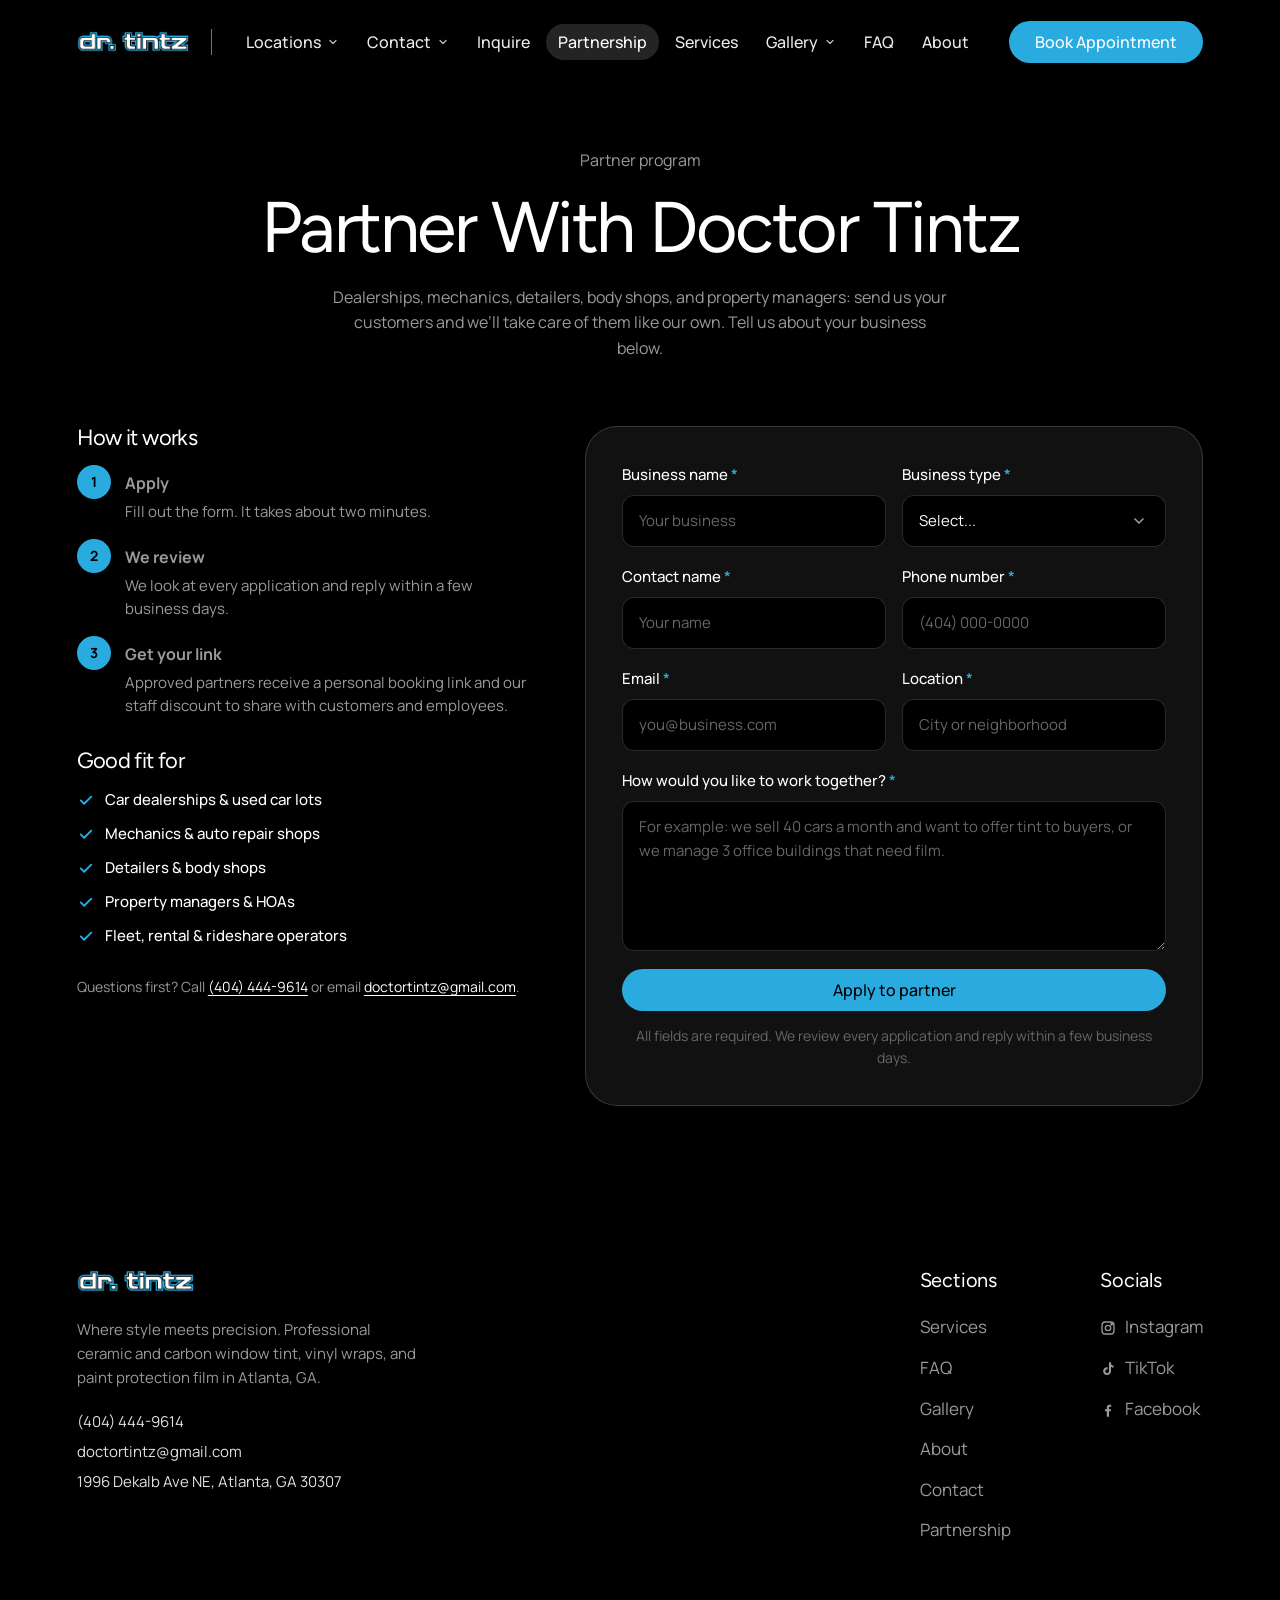
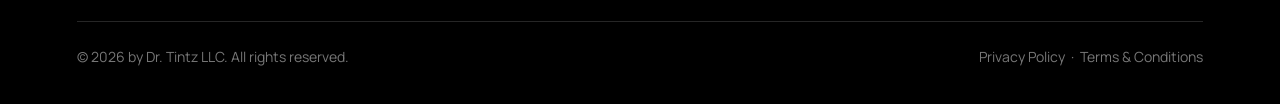
<file: partnership.html>
<!DOCTYPE html>
<html lang="en">
<head>
  <meta charset="UTF-8">
  <meta name="viewport" content="width=device-width, initial-scale=1.0">
  <!-- Google tag (gtag.js): Google Ads + GA4, cross-domain linked to the booking site -->
  <script async src="https://www.googletagmanager.com/gtag/js?id=AW-11164100481"></script>
  <script>
    window.dataLayer = window.dataLayer || [];
    function gtag(){dataLayer.push(arguments);}
    gtag('js', new Date());
    gtag('set', 'linker', {'domains': ['doctortintz.com', 'bookdoctortintz.com']});
    gtag('config', 'AW-11164100481');
    // Google Ads website call tracking: swaps the number below for a forwarding number for ad visitors
    gtag('config', 'AW-11164100481/GCsjCLun4IMcEIHPussp', {
      'phone_conversion_number': '(404) 444-9614'
    });
    gtag('config', 'G-PP5F7V0860');
  </script>
  <!-- Structured data: Dr. Tintz organization + both shops (Google Business Profile values) -->
  <script type="application/ld+json">
  {
    "@context": "https://schema.org/",
    "@graph": [
      {
        "@type": "Organization",
        "@id": "https://doctortintz.com/#organization",
        "name": "Dr. Tintz",
        "url": "https://doctortintz.com/",
        "email": "doctortintz@gmail.com",
        "sameAs": [
          "https://www.instagram.com/doctortintz",
          "https://www.facebook.com/drtintz"
        ]
      },
      {
        "@type": "AutomotiveBusiness",
        "@id": "https://doctortintz.com/#atlanta",
        "name": "Dr Tintz - PPF - Wrap - Detail",
        "parentOrganization": { "@id": "https://doctortintz.com/#organization" },
        "url": "https://doctortintz.com/",
        "telephone": "+1-404-444-9614",
        "email": "doctortintz@gmail.com",
        "priceRange": "$$",
        "address": {
          "@type": "PostalAddress",
          "streetAddress": "1996 DeKalb Ave NE",
          "addressLocality": "Atlanta",
          "addressRegion": "GA",
          "postalCode": "30307",
          "addressCountry": "US"
        },
        "openingHoursSpecification": [
          {
            "@type": "OpeningHoursSpecification",
            "dayOfWeek": ["Tuesday", "Wednesday", "Thursday", "Friday", "Saturday", "Sunday"],
            "opens": "09:00",
            "closes": "17:00"
          }
        ],
        "areaServed": ["Atlanta", "Decatur", "East Atlanta", "Kirkwood", "Little Five Points", "Stone Mountain"],
        "knowsAbout": ["Window tinting", "Ceramic window tint", "Paint protection film", "Vehicle wraps", "Residential window film", "Commercial window film"]
      },
      {
        "@type": "AutomotiveBusiness",
        "@id": "https://doctortintz.com/#marietta",
        "name": "Dr Tintz - PPF - Wrap - Detail",
        "parentOrganization": { "@id": "https://doctortintz.com/#organization" },
        "url": "https://doctortintz.com/",
        "telephone": "+1-678-381-9547",
        "email": "doctortintz@gmail.com",
        "priceRange": "$$",
        "address": {
          "@type": "PostalAddress",
          "streetAddress": "1905 Airport Industrial Park Dr SE a",
          "addressLocality": "Marietta",
          "addressRegion": "GA",
          "postalCode": "30060",
          "addressCountry": "US"
        },
        "geo": { "@type": "GeoCoordinates", "latitude": 33.918, "longitude": -84.504 },
        "openingHoursSpecification": [
          {
            "@type": "OpeningHoursSpecification",
            "dayOfWeek": ["Tuesday", "Wednesday", "Thursday", "Friday", "Saturday", "Sunday"],
            "opens": "09:00",
            "closes": "17:00"
          }
        ],
        "areaServed": ["Marietta", "Smyrna", "Kennesaw", "Austell", "Mableton", "Roswell"],
        "knowsAbout": ["Window tinting", "Ceramic window tint", "Paint protection film", "Vehicle wraps", "Residential window film", "Commercial window film"]
      }
    ]
  }
  </script>
  <title>Partnership Program | Doctor Tintz</title>
  <meta name="description" content="Partner with Doctor Tintz. Dealerships, mechanics, detailers, and property managers in Atlanta can apply to our partner program for referral perks and a staff discount.">
  <meta name="theme-color" content="#000000">
  <link rel="icon" href="/favicon.ico" sizes="any">
  <link rel="icon" href="assets/favicon-48.png" type="image/png" sizes="48x48">
  <link rel="icon" href="assets/favicon-192.png" type="image/png" sizes="192x192">
  <link rel="icon" href="assets/favicon-512.png" type="image/png" sizes="512x512">
  <link rel="apple-touch-icon" href="assets/apple-touch-icon.png">
  <link rel="preconnect" href="https://fonts.googleapis.com">
  <link rel="preconnect" href="https://fonts.gstatic.com" crossorigin>
  <link href="https://fonts.googleapis.com/css2?family=Figtree:wght@300;400;500;600&family=Manrope:wght@400;500;600&display=swap" rel="stylesheet">
  <link rel="stylesheet" href="css/styles.css">
</head>
<body>

  <header class="header">
    <div class="container header__inner">
      <div class="header__left">
        <a class="logo" href="index.html" aria-label="Doctor Tintz home">
          <img src="assets/img/logo.png" alt="dr. tintz" width="266" height="50">
        </a>
        <span class="header__divider" aria-hidden="true"></span>
        <nav class="nav" id="nav" aria-label="Primary">
          <div class="nav__item">
            <button class="nav__link nav__toggle" type="button" aria-expanded="false" aria-haspopup="true">Locations <svg class="chev" viewBox="0 0 24 24" fill="none" stroke="currentColor" stroke-width="2.5" stroke-linecap="round" stroke-linejoin="round" aria-hidden="true"><path d="m6 9 6 6 6-6"/></svg></button>
            <div class="dropdown">
              <a class="dropdown__item" href="https://maps.google.com/?q=1996+Dekalb+Ave+NE,+Atlanta,+GA+30307" target="_blank" rel="noopener">
                <strong>Atlanta</strong>
                <span>1996 Dekalb Ave NE, Atlanta, GA 30307</span>
              </a>
              <a class="dropdown__item" href="https://maps.google.com/?q=1905+Airport+Industrial+Park+Dr+SE,+Suite+A,+Marietta,+GA+30060" target="_blank" rel="noopener">
                <strong>Marietta</strong>
                <span>1905 Airport Industrial Park Dr SE, Suite A, Marietta, GA 30060</span>
              </a>
            </div>
          </div>
          <div class="nav__item">
            <button class="nav__link nav__toggle" type="button" aria-expanded="false" aria-haspopup="true">Contact <svg class="chev" viewBox="0 0 24 24" fill="none" stroke="currentColor" stroke-width="2.5" stroke-linecap="round" stroke-linejoin="round" aria-hidden="true"><path d="m6 9 6 6 6-6"/></svg></button>
            <div class="dropdown dropdown--sm">
              <a class="dropdown__item" href="tel:+14044449614">
                <strong>Call or text us</strong>
                <span>(404) 444-9614</span>
              </a>
            </div>
          </div>
          <button class="nav__link" type="button" data-open-inquire>Inquire</button>
          <a class="nav__link" href="partnership.html" aria-current="page">Partnership</a>
          <a class="nav__link" href="index.html#services">Services</a>
          <div class="nav__item">
            <button class="nav__link nav__toggle" type="button" aria-expanded="false" aria-haspopup="true">Gallery <svg class="chev" viewBox="0 0 24 24" fill="none" stroke="currentColor" stroke-width="2.5" stroke-linecap="round" stroke-linejoin="round" aria-hidden="true"><path d="m6 9 6 6 6-6"/></svg></button>
            <div class="dropdown">
              <a class="dropdown__item" href="gallery.html"><strong>All work</strong><span>Everything from the shop</span></a>
              <a class="dropdown__item" href="gallery.html#tint"><strong>Tint</strong><span>Ceramic &amp; nano-ceramic installs</span></a>
              <a class="dropdown__item" href="gallery.html#wraps"><strong>Wraps</strong><span>Color changes &amp; custom vinyl</span></a>
              <a class="dropdown__item" href="gallery.html#ppf"><strong>PPF</strong><span>Paint protection film</span></a>
              <a class="dropdown__item" href="gallery.html#detailing"><strong>Detailing</strong><span>Interior &amp; exterior</span></a>
            </div>
          </div>
          <a class="nav__link" href="index.html#faq">FAQ</a>
          <a class="nav__link" href="about.html">About</a>
          <a class="btn btn--primary" href="https://bookdoctortintz.com" target="_blank" rel="noopener">Book Appointment</a>
        </nav>
      </div>
      <div class="header__cta">
        <a class="btn btn--primary btn--on-dark" href="https://bookdoctortintz.com" target="_blank" rel="noopener">Book Appointment</a>
        <button class="nav-toggle" aria-label="Open menu" aria-expanded="false" aria-controls="nav">
          <span></span><span></span><span></span>
        </button>
      </div>
    </div>
  </header>

  <main>
    <section class="page-hero">
      <div class="container">
        <span class="eyebrow">Partner program</span>
        <h1 class="h1">Partner With Doctor Tintz</h1>
        <p class="lead">Dealerships, mechanics, detailers, body shops, and property managers: send us your customers and we&rsquo;ll take care of them like our own. Tell us about your business below.</p>
      </div>
    </section>

    <section class="section section--tight" style="padding-top:0">
      <div class="container">
        <div class="partner-grid">
          <aside class="partner-side reveal">
            <h2 class="partner-side__title">How it works</h2>
            <ol class="partner-steps">
              <li><span>1</span><div><strong>Apply</strong>Fill out the form. It takes about two minutes.</div></li>
              <li><span>2</span><div><strong>We review</strong>We look at every application and reply within a few business days.</div></li>
              <li><span>3</span><div><strong>Get your link</strong>Approved partners receive a personal booking link and our staff discount to share with customers and employees.</div></li>
            </ol>
            <h2 class="partner-side__title">Good fit for</h2>
            <ul class="partner-list">
              <li><svg viewBox="0 0 24 24" fill="none" stroke="currentColor" stroke-width="2.5" stroke-linecap="round" stroke-linejoin="round"><path d="M5 12.5l4.5 4.5L19 7.5"/></svg>Car dealerships &amp; used car lots</li>
              <li><svg viewBox="0 0 24 24" fill="none" stroke="currentColor" stroke-width="2.5" stroke-linecap="round" stroke-linejoin="round"><path d="M5 12.5l4.5 4.5L19 7.5"/></svg>Mechanics &amp; auto repair shops</li>
              <li><svg viewBox="0 0 24 24" fill="none" stroke="currentColor" stroke-width="2.5" stroke-linecap="round" stroke-linejoin="round"><path d="M5 12.5l4.5 4.5L19 7.5"/></svg>Detailers &amp; body shops</li>
              <li><svg viewBox="0 0 24 24" fill="none" stroke="currentColor" stroke-width="2.5" stroke-linecap="round" stroke-linejoin="round"><path d="M5 12.5l4.5 4.5L19 7.5"/></svg>Property managers &amp; HOAs</li>
              <li><svg viewBox="0 0 24 24" fill="none" stroke="currentColor" stroke-width="2.5" stroke-linecap="round" stroke-linejoin="round"><path d="M5 12.5l4.5 4.5L19 7.5"/></svg>Fleet, rental &amp; rideshare operators</li>
            </ul>
            <p class="partner-side__note">Questions first? Call <a href="tel:+14044449614">(404) 444-9614</a> or email <a href="mailto:doctortintz@gmail.com">doctortintz@gmail.com</a>.</p>
          </aside>

          <div class="partner-form reveal" data-delay="1">
            <form class="form js-inquiry" id="partnership-form" data-to="doctortintz@gmail.com" data-subject="New partnership application" novalidate action="https://formsubmit.co/doctortintz@gmail.com" method="POST">
              <input type="hidden" name="_subject" value="New partnership application from doctortintz.com">
              <input type="hidden" name="_next" value="https://www.doctortintz.com/thank-you.html">
              <input type="hidden" name="_template" value="table">
              <input type="hidden" name="form" value="Partnership application">
              <input type="text" name="_honey" tabindex="-1" autocomplete="off" aria-hidden="true" style="position:absolute;left:-9999px;opacity:0;height:0;width:0">
              <div class="form__row">
                <div class="field">
                  <label for="p-business">Business name <span class="req" aria-hidden="true">*</span></label>
                  <input id="p-business" name="business_name" type="text" autocomplete="organization" placeholder="Your business" required>
                </div>
                <div class="field">
                  <label for="p-type">Business type <span class="req" aria-hidden="true">*</span></label>
                  <select id="p-type" name="business_type" required>
                    <option value="" selected disabled>Select...</option>
                    <option>Dealership</option>
                    <option>Mechanic / Auto repair</option>
                    <option>Detailer</option>
                    <option>Body shop</option>
                    <option>Property manager / HOA</option>
                    <option>Fleet / Rental / Rideshare</option>
                    <option>Other</option>
                  </select>
                </div>
              </div>
              <div class="form__row">
                <div class="field">
                  <label for="p-name">Contact name <span class="req" aria-hidden="true">*</span></label>
                  <input id="p-name" name="name" type="text" autocomplete="name" placeholder="Your name" required>
                </div>
                <div class="field">
                  <label for="p-phone">Phone number <span class="req" aria-hidden="true">*</span></label>
                  <input id="p-phone" name="phone" type="tel" autocomplete="tel" placeholder="(404) 000-0000" required>
                </div>
              </div>
              <div class="form__row">
                <div class="field">
                  <label for="p-email">Email <span class="req" aria-hidden="true">*</span></label>
                  <input id="p-email" name="email" type="email" autocomplete="email" placeholder="you@business.com" required>
                </div>
                <div class="field">
                  <label for="p-location">Location <span class="req" aria-hidden="true">*</span></label>
                  <input id="p-location" name="location" type="text" autocomplete="address-level2" placeholder="City or neighborhood" required>
                </div>
              </div>
              <div class="field">
                <label for="p-message">How would you like to work together? <span class="req" aria-hidden="true">*</span></label>
                <textarea id="p-message" name="message" placeholder="For example: we sell 40 cars a month and want to offer tint to buyers, or we manage 3 office buildings that need film." required></textarea>
              </div>
              <button class="btn btn--block" type="submit">Apply to partner</button>
              <p class="form__status" role="status" aria-live="polite"></p>
              <p class="form__note">All fields are required. We review every application and reply within a few business days.</p>
            </form>
          </div>
        </div>
      </div>
    </section>
  </main>

  <footer class="footer">
    <div class="container">
      <div class="footer__grid">
        <div class="footer__brand">
          <a class="logo" href="index.html" aria-label="Doctor Tintz home"><img src="assets/img/logo.png" alt="dr. tintz" width="266" height="50"></a>
          <p>Where style meets precision. Professional ceramic and carbon window tint, vinyl wraps, and paint protection film in Atlanta, GA.</p>
          <div class="footer__contact">
            <a href="tel:+14044449614">(404) 444-9614</a>
            <a href="mailto:doctortintz@gmail.com">doctortintz@gmail.com</a>
            <span>1996 Dekalb Ave NE, Atlanta, GA 30307</span>
          </div>
        </div>
        <div>
          <h4>Sections</h4>
          <ul class="footer__links">
            <li><a href="index.html#services">Services</a></li>
            <li><a href="index.html#faq">FAQ</a></li>
            <li><a href="gallery.html">Gallery</a></li>
            <li><a href="about.html">About</a></li>
            <li><a href="contact.html">Contact</a></li>
            <li><a href="partnership.html">Partnership</a></li>
          </ul>
        </div>
        <div>
          <h4>Socials</h4>
          <ul class="footer__links">
            <li><a href="https://www.instagram.com/doctortintz" target="_blank" rel="noopener"><svg viewBox="0 0 24 24" fill="none" stroke="currentColor" stroke-width="2"><rect x="3" y="3" width="18" height="18" rx="5"/><circle cx="12" cy="12" r="4"/><circle cx="17.5" cy="6.5" r="1" fill="currentColor"/></svg>Instagram</a></li>
            <li><a href="https://www.tiktok.com/@doctortintz" target="_blank" rel="noopener"><svg viewBox="0 0 24 24" fill="currentColor"><path d="M16.5 2h-3v13.2a2.8 2.8 0 1 1-2.8-2.8c.3 0 .6 0 .8.1V9.4a5.9 5.9 0 1 0 5 5.8V8.6a7 7 0 0 0 4 1.3v-3a4 4 0 0 1-4-3.9V2z"/></svg>TikTok</a></li>
            <li><a href="https://www.facebook.com/drtintz" target="_blank" rel="noopener"><svg viewBox="0 0 24 24" fill="currentColor"><path d="M13.5 22v-8h2.7l.4-3.2h-3.1V8.8c0-.9.3-1.6 1.6-1.6h1.7V4.4c-.3 0-1.3-.1-2.5-.1-2.5 0-4.1 1.5-4.1 4.2v2.3H7.4V14h2.8v8h3.3z"/></svg>Facebook</a></li>
          </ul>
        </div>
      </div>
      <div class="footer__bottom">
        <span>© <span data-year>2026</span> by Dr. Tintz LLC. All rights reserved.</span>
        <span><a href="privacy-policy.html">Privacy Policy</a> &nbsp;·&nbsp; <a href="terms-and-conditions.html">Terms &amp; Conditions</a></span>
      </div>
    </div>
  </footer>

  <!-- Inquire modal -->
  <div class="modal" id="inquire-modal" hidden>
    <div class="modal__backdrop" data-close-inquire></div>
    <div class="modal__panel" role="dialog" aria-modal="true" aria-labelledby="inquire-title">
      <button class="modal__close" type="button" data-close-inquire aria-label="Close">
        <svg viewBox="0 0 24 24" fill="none" stroke="currentColor" stroke-width="2.5" stroke-linecap="round"><path d="M6 6l12 12M18 6 6 18"/></svg>
      </button>
      <h2 class="modal__title" id="inquire-title">Inquire</h2>
      <p class="modal__sub">Tell us about your vehicle or project and we'll get back to you with a recommendation.</p>
      <form class="form form--modal js-inquiry" data-to="doctortintz@gmail.com" novalidate action="https://formsubmit.co/doctortintz@gmail.com" method="POST">
        <input type="hidden" name="_subject" value="New inquiry from doctortintz.com">
<input type="hidden" name="_next" value="https://www.doctortintz.com/thank-you.html">
        <input type="hidden" name="_template" value="table">
        <input type="text" name="_honey" tabindex="-1" autocomplete="off" aria-hidden="true" style="position:absolute;left:-9999px;opacity:0;height:0;width:0">
        <div class="form__row">
          <div class="field">
            <label for="inq-name">Name <span class="req" aria-hidden="true">*</span></label>
            <input id="inq-name" name="name" type="text" autocomplete="name" placeholder="Your name" required>
          </div>
          <div class="field">
            <label for="inq-email">Email <span class="req" aria-hidden="true">*</span></label>
            <input id="inq-email" name="email" type="email" autocomplete="email" placeholder="you@example.com" required>
          </div>
        </div>
        <div class="form__row">
          <div class="field">
            <label for="inq-phone">Phone number <span class="req" aria-hidden="true">*</span></label>
            <input id="inq-phone" name="phone" type="tel" autocomplete="tel" placeholder="(404) 000-0000" required>
          </div>
          <div class="field">
            <label for="inq-service">Service type <span class="req" aria-hidden="true">*</span></label>
            <select id="inq-service" name="service" required>
              <option value="" selected disabled>Select...</option>
                    <option>Automotive Tint</option>
                    <option>Architectural Tint</option>
                    <option>Vinyl Wrap</option>
                    <option>Paint Protection Film (PPF)</option>
                    <option>Detailing</option>
                    <option>Other</option>
            </select>
          </div>
        </div>
        <div class="field">
          <label for="inq-message">Message <span class="req" aria-hidden="true">*</span></label>
          <textarea id="inq-message" name="message" placeholder="Year, make, model, and what you're looking for." required></textarea>
        </div>
        <button class="btn btn--block" type="submit">Send inquiry</button>
        <p class="form__status" role="status" aria-live="polite"></p>
        <p class="form__note">All fields are required.</p>
      </form>
    </div>
  </div>

  <script src="js/main.js" defer></script>
</body>
</html>
</file>
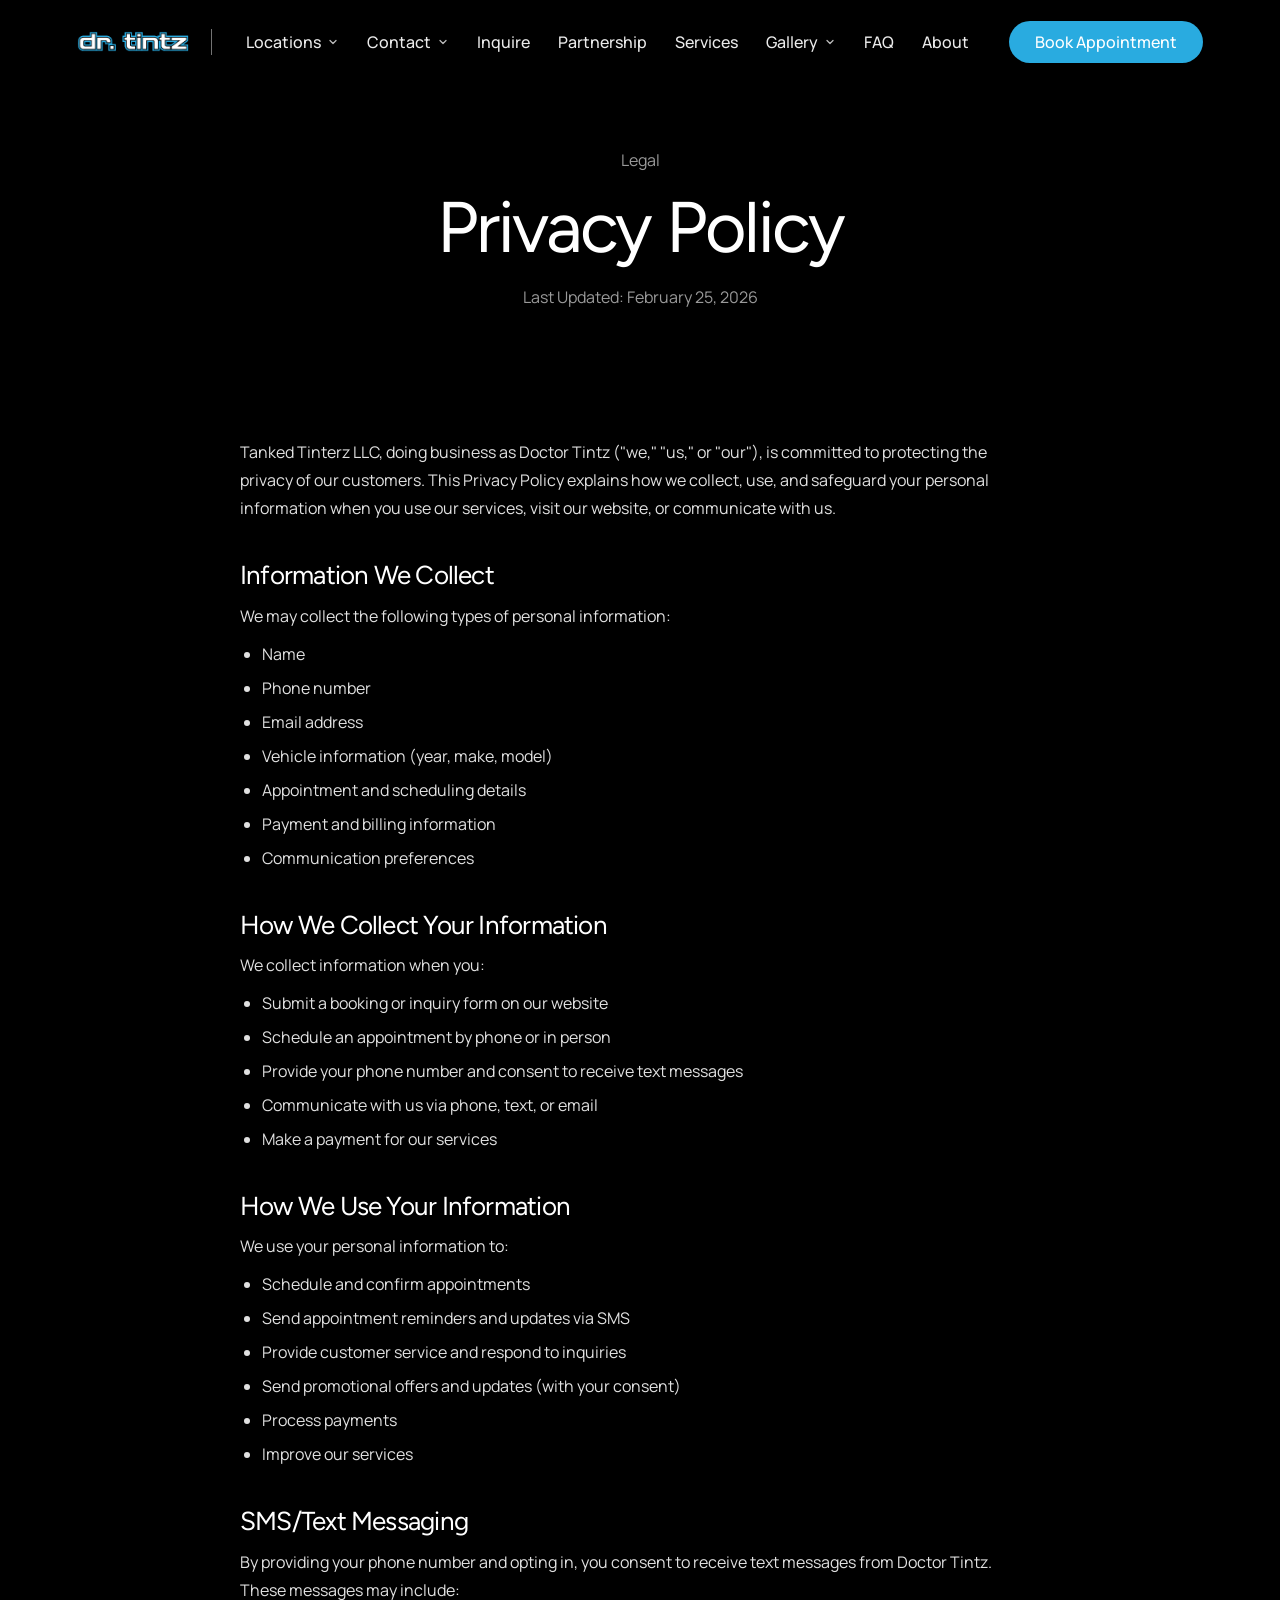
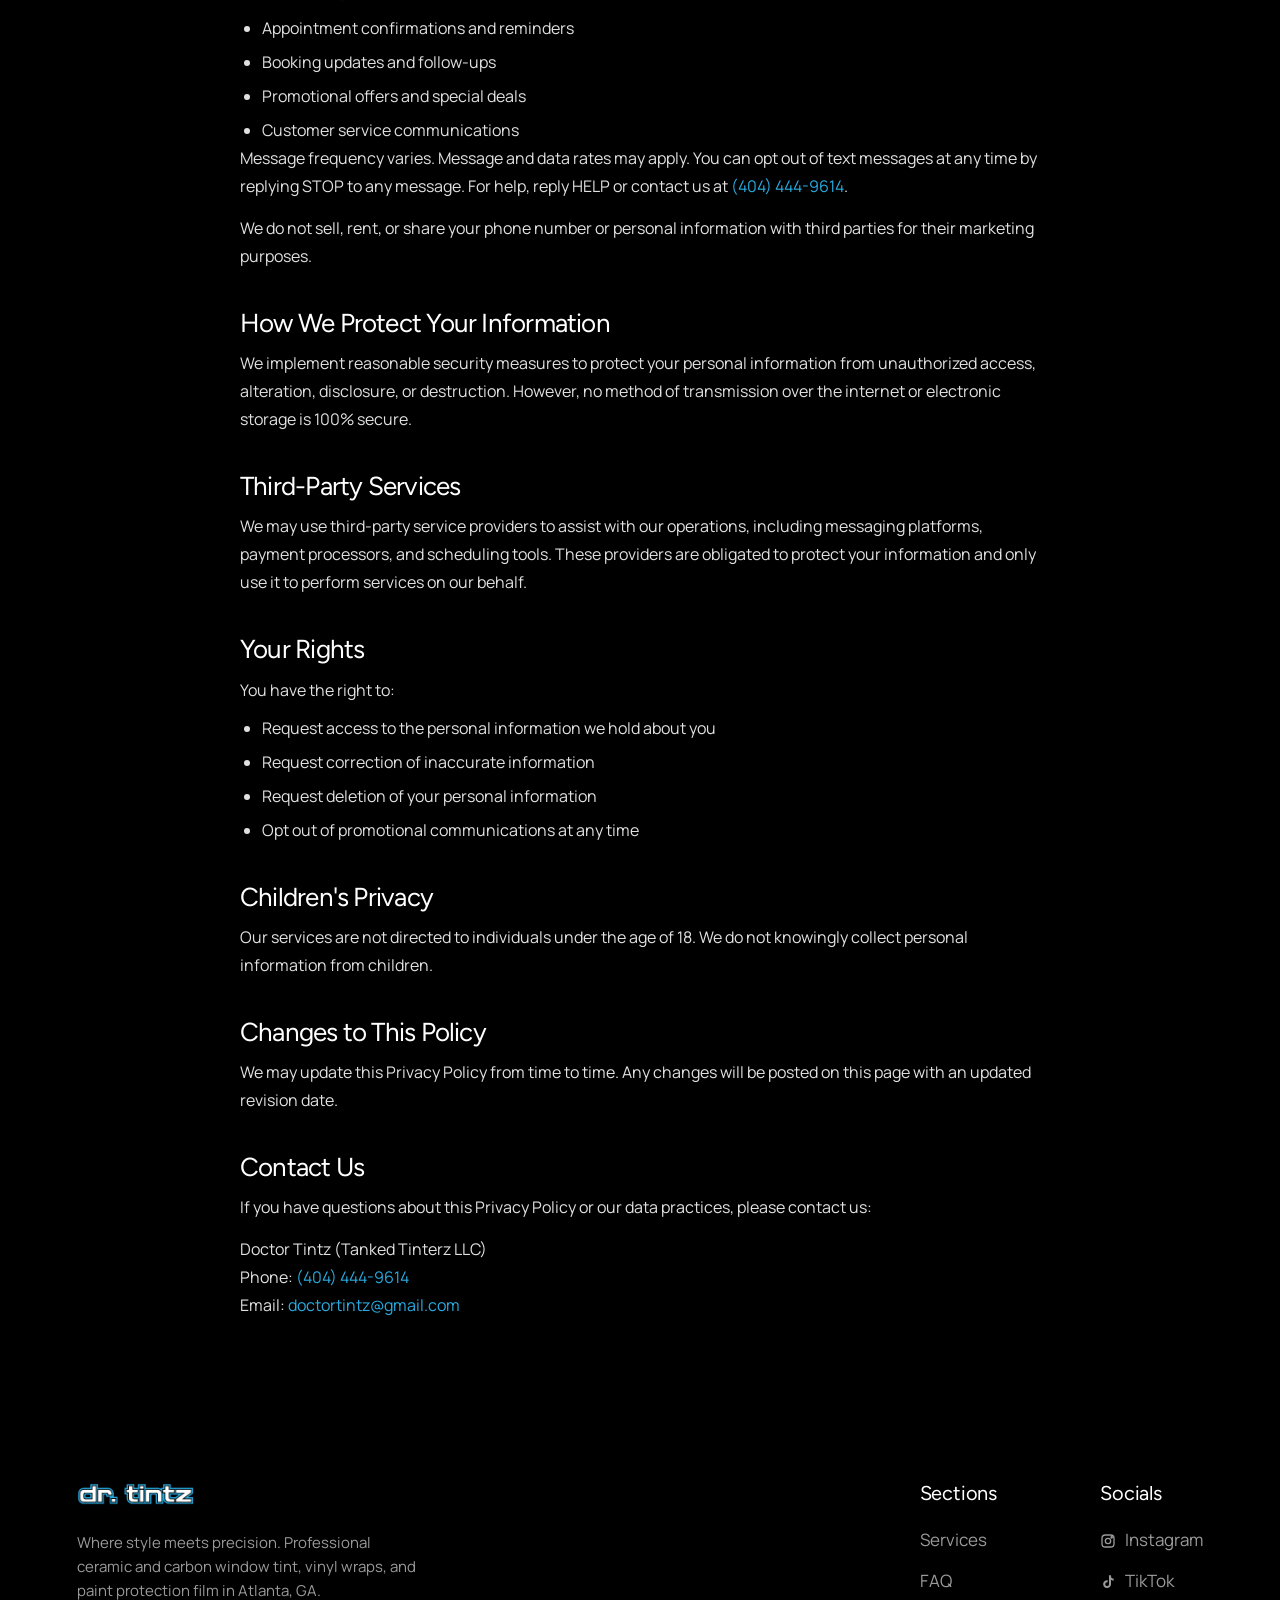
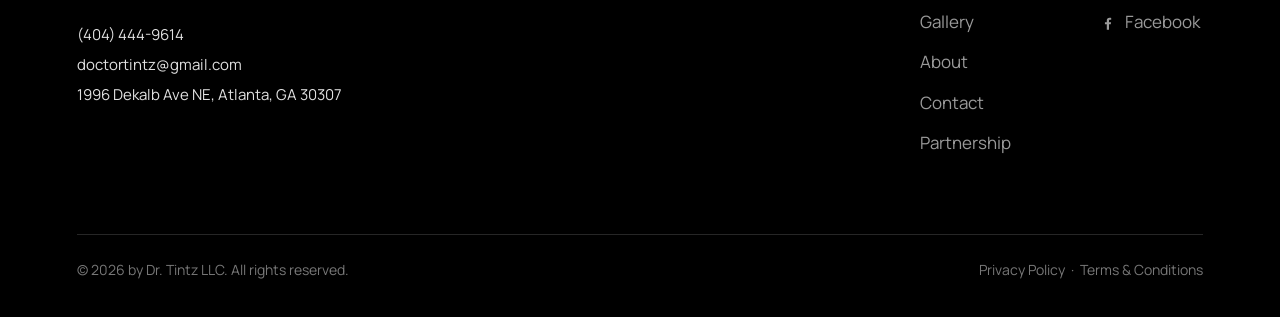
<file: privacy-policy.html>
<!DOCTYPE html>
<html lang="en">
<head>
  <meta charset="UTF-8">
  <meta name="viewport" content="width=device-width, initial-scale=1.0">
  <!-- Google tag (gtag.js): Google Ads + GA4, cross-domain linked to the booking site -->
  <script async src="https://www.googletagmanager.com/gtag/js?id=AW-11164100481"></script>
  <script>
    window.dataLayer = window.dataLayer || [];
    function gtag(){dataLayer.push(arguments);}
    gtag('js', new Date());
    gtag('set', 'linker', {'domains': ['doctortintz.com', 'bookdoctortintz.com']});
    gtag('config', 'AW-11164100481');
    // Google Ads website call tracking: swaps the number below for a forwarding number for ad visitors
    gtag('config', 'AW-11164100481/GCsjCLun4IMcEIHPussp', {
      'phone_conversion_number': '(404) 444-9614'
    });
    gtag('config', 'G-PP5F7V0860');
  </script>
  <!-- Structured data: Dr. Tintz organization + both shops (Google Business Profile values) -->
  <script type="application/ld+json">
  {
    "@context": "https://schema.org/",
    "@graph": [
      {
        "@type": "Organization",
        "@id": "https://doctortintz.com/#organization",
        "name": "Dr. Tintz",
        "url": "https://doctortintz.com/",
        "email": "doctortintz@gmail.com",
        "sameAs": [
          "https://www.instagram.com/doctortintz",
          "https://www.facebook.com/drtintz"
        ]
      },
      {
        "@type": "AutomotiveBusiness",
        "@id": "https://doctortintz.com/#atlanta",
        "name": "Dr Tintz - PPF - Wrap - Detail",
        "parentOrganization": { "@id": "https://doctortintz.com/#organization" },
        "url": "https://doctortintz.com/",
        "telephone": "+1-404-444-9614",
        "email": "doctortintz@gmail.com",
        "priceRange": "$$",
        "address": {
          "@type": "PostalAddress",
          "streetAddress": "1996 DeKalb Ave NE",
          "addressLocality": "Atlanta",
          "addressRegion": "GA",
          "postalCode": "30307",
          "addressCountry": "US"
        },
        "openingHoursSpecification": [
          {
            "@type": "OpeningHoursSpecification",
            "dayOfWeek": ["Tuesday", "Wednesday", "Thursday", "Friday", "Saturday", "Sunday"],
            "opens": "09:00",
            "closes": "17:00"
          }
        ],
        "areaServed": ["Atlanta", "Decatur", "East Atlanta", "Kirkwood", "Little Five Points", "Stone Mountain"],
        "knowsAbout": ["Window tinting", "Ceramic window tint", "Paint protection film", "Vehicle wraps", "Residential window film", "Commercial window film"]
      },
      {
        "@type": "AutomotiveBusiness",
        "@id": "https://doctortintz.com/#marietta",
        "name": "Dr Tintz - PPF - Wrap - Detail",
        "parentOrganization": { "@id": "https://doctortintz.com/#organization" },
        "url": "https://doctortintz.com/",
        "telephone": "+1-678-381-9547",
        "email": "doctortintz@gmail.com",
        "priceRange": "$$",
        "address": {
          "@type": "PostalAddress",
          "streetAddress": "1905 Airport Industrial Park Dr SE a",
          "addressLocality": "Marietta",
          "addressRegion": "GA",
          "postalCode": "30060",
          "addressCountry": "US"
        },
        "geo": { "@type": "GeoCoordinates", "latitude": 33.918, "longitude": -84.504 },
        "openingHoursSpecification": [
          {
            "@type": "OpeningHoursSpecification",
            "dayOfWeek": ["Tuesday", "Wednesday", "Thursday", "Friday", "Saturday", "Sunday"],
            "opens": "09:00",
            "closes": "17:00"
          }
        ],
        "areaServed": ["Marietta", "Smyrna", "Kennesaw", "Austell", "Mableton", "Roswell"],
        "knowsAbout": ["Window tinting", "Ceramic window tint", "Paint protection film", "Vehicle wraps", "Residential window film", "Commercial window film"]
      }
    ]
  }
  </script>
  <title>Privacy Policy | Doctor Tintz</title>
  <meta name="description" content="How Doctor Tintz collects, uses, and protects your information.">
  <meta name="robots" content="noindex">
  <meta name="theme-color" content="#000000">
  <link rel="icon" href="/favicon.ico" sizes="any">
  <link rel="icon" href="assets/favicon-48.png" type="image/png" sizes="48x48">
  <link rel="icon" href="assets/favicon-192.png" type="image/png" sizes="192x192">
  <link rel="icon" href="assets/favicon-512.png" type="image/png" sizes="512x512">
  <link rel="apple-touch-icon" href="assets/apple-touch-icon.png">
  <link rel="preconnect" href="https://fonts.googleapis.com">
  <link rel="preconnect" href="https://fonts.gstatic.com" crossorigin>
  <link href="https://fonts.googleapis.com/css2?family=Figtree:wght@300;400;500;600&family=Manrope:wght@400;500;600&display=swap" rel="stylesheet">
  <link rel="stylesheet" href="css/styles.css">
</head>
<body>

  <header class="header">
    <div class="container header__inner">
      <div class="header__left">
        <a class="logo" href="index.html" aria-label="Doctor Tintz home">
          <img src="assets/img/logo.png" alt="dr. tintz" width="266" height="50">
        </a>
        <span class="header__divider" aria-hidden="true"></span>
        <nav class="nav" id="nav" aria-label="Primary">
          <div class="nav__item">
            <button class="nav__link nav__toggle" type="button" aria-expanded="false" aria-haspopup="true">Locations <svg class="chev" viewBox="0 0 24 24" fill="none" stroke="currentColor" stroke-width="2.5" stroke-linecap="round" stroke-linejoin="round" aria-hidden="true"><path d="m6 9 6 6 6-6"/></svg></button>
            <div class="dropdown">
              <a class="dropdown__item" href="https://maps.google.com/?q=1996+Dekalb+Ave+NE,+Atlanta,+GA+30307" target="_blank" rel="noopener">
                <strong>Atlanta</strong>
                <span>1996 Dekalb Ave NE, Atlanta, GA 30307</span>
              </a>
              <a class="dropdown__item" href="https://maps.google.com/?q=1905+Airport+Industrial+Park+Dr+SE,+Suite+A,+Marietta,+GA+30060" target="_blank" rel="noopener">
                <strong>Marietta</strong>
                <span>1905 Airport Industrial Park Dr SE, Suite A, Marietta, GA 30060</span>
              </a>
            </div>
          </div>
          <div class="nav__item">
            <button class="nav__link nav__toggle" type="button" aria-expanded="false" aria-haspopup="true">Contact <svg class="chev" viewBox="0 0 24 24" fill="none" stroke="currentColor" stroke-width="2.5" stroke-linecap="round" stroke-linejoin="round" aria-hidden="true"><path d="m6 9 6 6 6-6"/></svg></button>
            <div class="dropdown dropdown--sm">
              <a class="dropdown__item" href="tel:+14044449614">
                <strong>Call or text us</strong>
                <span>(404) 444-9614</span>
              </a>
            </div>
          </div>
          <button class="nav__link" type="button" data-open-inquire>Inquire</button>
          <a class="nav__link" href="partnership.html">Partnership</a>
          <a class="nav__link" href="index.html#services">Services</a>
          <div class="nav__item">
            <button class="nav__link nav__toggle" type="button" aria-expanded="false" aria-haspopup="true">Gallery <svg class="chev" viewBox="0 0 24 24" fill="none" stroke="currentColor" stroke-width="2.5" stroke-linecap="round" stroke-linejoin="round" aria-hidden="true"><path d="m6 9 6 6 6-6"/></svg></button>
            <div class="dropdown">
              <a class="dropdown__item" href="gallery.html"><strong>All work</strong><span>Everything from the shop</span></a>
              <a class="dropdown__item" href="gallery.html#tint"><strong>Tint</strong><span>Ceramic &amp; nano-ceramic installs</span></a>
              <a class="dropdown__item" href="gallery.html#wraps"><strong>Wraps</strong><span>Color changes &amp; custom vinyl</span></a>
              <a class="dropdown__item" href="gallery.html#ppf"><strong>PPF</strong><span>Paint protection film</span></a>
              <a class="dropdown__item" href="gallery.html#detailing"><strong>Detailing</strong><span>Interior &amp; exterior</span></a>
            </div>
          </div>
          <a class="nav__link" href="index.html#faq">FAQ</a>
          <a class="nav__link" href="about.html">About</a>
          <a class="btn btn--primary" href="https://bookdoctortintz.com" target="_blank" rel="noopener">Book Appointment</a>
        </nav>
      </div>
      <div class="header__cta">
        <a class="btn btn--primary btn--on-dark" href="https://bookdoctortintz.com" target="_blank" rel="noopener">Book Appointment</a>
        <button class="nav-toggle" aria-label="Open menu" aria-expanded="false" aria-controls="nav">
          <span></span><span></span><span></span>
        </button>
      </div>
    </div>
  </header>

  <main>
    <section class="page-hero">
      <div class="container">
        <span class="eyebrow">Legal</span>
        <h1 class="h1">Privacy Policy</h1>
        <p class="lead meta">Last Updated: February 25, 2026</p>
      </div>
    </section>

    <section class="section section--tight">
      <div class="container">
        <div class="prose">
          <p>Tanked Tinterz LLC, doing business as Doctor Tintz ("we," "us," or "our"), is committed to protecting the privacy of our customers. This Privacy Policy explains how we collect, use, and safeguard your personal information when you use our services, visit our website, or communicate with us.</p>

          <h2>Information We Collect</h2>
          <p>We may collect the following types of personal information:</p>
          <ul>
            <li>Name</li>
            <li>Phone number</li>
            <li>Email address</li>
            <li>Vehicle information (year, make, model)</li>
            <li>Appointment and scheduling details</li>
            <li>Payment and billing information</li>
            <li>Communication preferences</li>
          </ul>

          <h2>How We Collect Your Information</h2>
          <p>We collect information when you:</p>
          <ul>
            <li>Submit a booking or inquiry form on our website</li>
            <li>Schedule an appointment by phone or in person</li>
            <li>Provide your phone number and consent to receive text messages</li>
            <li>Communicate with us via phone, text, or email</li>
            <li>Make a payment for our services</li>
          </ul>

          <h2>How We Use Your Information</h2>
          <p>We use your personal information to:</p>
          <ul>
            <li>Schedule and confirm appointments</li>
            <li>Send appointment reminders and updates via SMS</li>
            <li>Provide customer service and respond to inquiries</li>
            <li>Send promotional offers and updates (with your consent)</li>
            <li>Process payments</li>
            <li>Improve our services</li>
          </ul>

          <h2>SMS/Text Messaging</h2>
          <p>By providing your phone number and opting in, you consent to receive text messages from Doctor Tintz. These messages may include:</p>
          <ul>
            <li>Appointment confirmations and reminders</li>
            <li>Booking updates and follow-ups</li>
            <li>Promotional offers and special deals</li>
            <li>Customer service communications</li>
          </ul>
          <p>Message frequency varies. Message and data rates may apply. You can opt out of text messages at any time by replying STOP to any message. For help, reply HELP or contact us at <a href="tel:+14044449614">(404) 444-9614</a>.</p>
          <p>We do not sell, rent, or share your phone number or personal information with third parties for their marketing purposes.</p>

          <h2>How We Protect Your Information</h2>
          <p>We implement reasonable security measures to protect your personal information from unauthorized access, alteration, disclosure, or destruction. However, no method of transmission over the internet or electronic storage is 100% secure.</p>

          <h2>Third-Party Services</h2>
          <p>We may use third-party service providers to assist with our operations, including messaging platforms, payment processors, and scheduling tools. These providers are obligated to protect your information and only use it to perform services on our behalf.</p>

          <h2>Your Rights</h2>
          <p>You have the right to:</p>
          <ul>
            <li>Request access to the personal information we hold about you</li>
            <li>Request correction of inaccurate information</li>
            <li>Request deletion of your personal information</li>
            <li>Opt out of promotional communications at any time</li>
          </ul>

          <h2>Children's Privacy</h2>
          <p>Our services are not directed to individuals under the age of 18. We do not knowingly collect personal information from children.</p>

          <h2>Changes to This Policy</h2>
          <p>We may update this Privacy Policy from time to time. Any changes will be posted on this page with an updated revision date.</p>

          <h2>Contact Us</h2>
          <p>If you have questions about this Privacy Policy or our data practices, please contact us:</p>
          <p>Doctor Tintz (Tanked Tinterz LLC)<br>
          Phone: <a href="tel:+14044449614">(404) 444-9614</a><br>
          Email: <a href="mailto:doctortintz@gmail.com">doctortintz@gmail.com</a></p>
        </div>
      </div>
    </section>
  </main>

  <footer class="footer">
    <div class="container">
      <div class="footer__grid">
        <div class="footer__brand">
          <a class="logo" href="index.html" aria-label="Doctor Tintz home"><img src="assets/img/logo.png" alt="dr. tintz" width="266" height="50"></a>
          <p>Where style meets precision. Professional ceramic and carbon window tint, vinyl wraps, and paint protection film in Atlanta, GA.</p>
          <div class="footer__contact">
            <a href="tel:+14044449614">(404) 444-9614</a>
            <a href="mailto:doctortintz@gmail.com">doctortintz@gmail.com</a>
            <span>1996 Dekalb Ave NE, Atlanta, GA 30307</span>
          </div>
        </div>
        <div>
          <h4>Sections</h4>
          <ul class="footer__links">
            <li><a href="index.html#services">Services</a></li>
            <li><a href="index.html#faq">FAQ</a></li>
            <li><a href="gallery.html">Gallery</a></li>
            <li><a href="about.html">About</a></li>
            <li><a href="contact.html">Contact</a></li>
            <li><a href="partnership.html">Partnership</a></li>
          </ul>
        </div>
        <div>
          <h4>Socials</h4>
          <ul class="footer__links">
            <li><a href="https://www.instagram.com/doctortintz" target="_blank" rel="noopener"><svg viewBox="0 0 24 24" fill="none" stroke="currentColor" stroke-width="2"><rect x="3" y="3" width="18" height="18" rx="5"/><circle cx="12" cy="12" r="4"/><circle cx="17.5" cy="6.5" r="1" fill="currentColor"/></svg>Instagram</a></li>
            <li><a href="https://www.tiktok.com/@doctortintz" target="_blank" rel="noopener"><svg viewBox="0 0 24 24" fill="currentColor"><path d="M16.5 2h-3v13.2a2.8 2.8 0 1 1-2.8-2.8c.3 0 .6 0 .8.1V9.4a5.9 5.9 0 1 0 5 5.8V8.6a7 7 0 0 0 4 1.3v-3a4 4 0 0 1-4-3.9V2z"/></svg>TikTok</a></li>
            <li><a href="https://www.facebook.com/drtintz" target="_blank" rel="noopener"><svg viewBox="0 0 24 24" fill="currentColor"><path d="M13.5 22v-8h2.7l.4-3.2h-3.1V8.8c0-.9.3-1.6 1.6-1.6h1.7V4.4c-.3 0-1.3-.1-2.5-.1-2.5 0-4.1 1.5-4.1 4.2v2.3H7.4V14h2.8v8h3.3z"/></svg>Facebook</a></li>
          </ul>
        </div>
      </div>
      <div class="footer__bottom">
        <span>© <span data-year>2026</span> by Dr. Tintz LLC. All rights reserved.</span>
        <span><a href="privacy-policy.html">Privacy Policy</a> &nbsp;·&nbsp; <a href="terms-and-conditions.html">Terms &amp; Conditions</a></span>
      </div>
    </div>
  </footer>

  <!-- Inquire modal -->
  <div class="modal" id="inquire-modal" hidden>
    <div class="modal__backdrop" data-close-inquire></div>
    <div class="modal__panel" role="dialog" aria-modal="true" aria-labelledby="inquire-title">
      <button class="modal__close" type="button" data-close-inquire aria-label="Close">
        <svg viewBox="0 0 24 24" fill="none" stroke="currentColor" stroke-width="2.5" stroke-linecap="round"><path d="M6 6l12 12M18 6 6 18"/></svg>
      </button>
      <h2 class="modal__title" id="inquire-title">Inquire</h2>
      <p class="modal__sub">Tell us about your vehicle or project and we'll get back to you with a recommendation.</p>
      <form class="form form--modal js-inquiry" data-to="doctortintz@gmail.com" novalidate action="https://formsubmit.co/doctortintz@gmail.com" method="POST">
        <input type="hidden" name="_subject" value="New inquiry from doctortintz.com">
<input type="hidden" name="_next" value="https://www.doctortintz.com/thank-you.html">
        <input type="hidden" name="_template" value="table">
        <input type="text" name="_honey" tabindex="-1" autocomplete="off" aria-hidden="true" style="position:absolute;left:-9999px;opacity:0;height:0;width:0">
        <div class="form__row">
          <div class="field">
            <label for="inq-name">Name <span class="req" aria-hidden="true">*</span></label>
            <input id="inq-name" name="name" type="text" autocomplete="name" placeholder="Your name" required>
          </div>
          <div class="field">
            <label for="inq-email">Email <span class="req" aria-hidden="true">*</span></label>
            <input id="inq-email" name="email" type="email" autocomplete="email" placeholder="you@example.com" required>
          </div>
        </div>
        <div class="form__row">
          <div class="field">
            <label for="inq-phone">Phone number <span class="req" aria-hidden="true">*</span></label>
            <input id="inq-phone" name="phone" type="tel" autocomplete="tel" placeholder="(404) 000-0000" required>
          </div>
          <div class="field">
            <label for="inq-service">Service type <span class="req" aria-hidden="true">*</span></label>
            <select id="inq-service" name="service" required>
              <option value="" selected disabled>Select...</option>
                    <option>Automotive Tint</option>
                    <option>Architectural Tint</option>
                    <option>Vinyl Wrap</option>
                    <option>Paint Protection Film (PPF)</option>
                    <option>Detailing</option>
                    <option>Other</option>
            </select>
          </div>
        </div>
        <div class="field">
          <label for="inq-message">Message <span class="req" aria-hidden="true">*</span></label>
          <textarea id="inq-message" name="message" placeholder="Year, make, model, and what you're looking for." required></textarea>
        </div>
        <button class="btn btn--block" type="submit">Send inquiry</button>
        <p class="form__status" role="status" aria-live="polite"></p>
        <p class="form__note">All fields are required.</p>
      </form>
    </div>
  </div>

  <script src="js/main.js" defer></script>
</body>
</html>
</file>
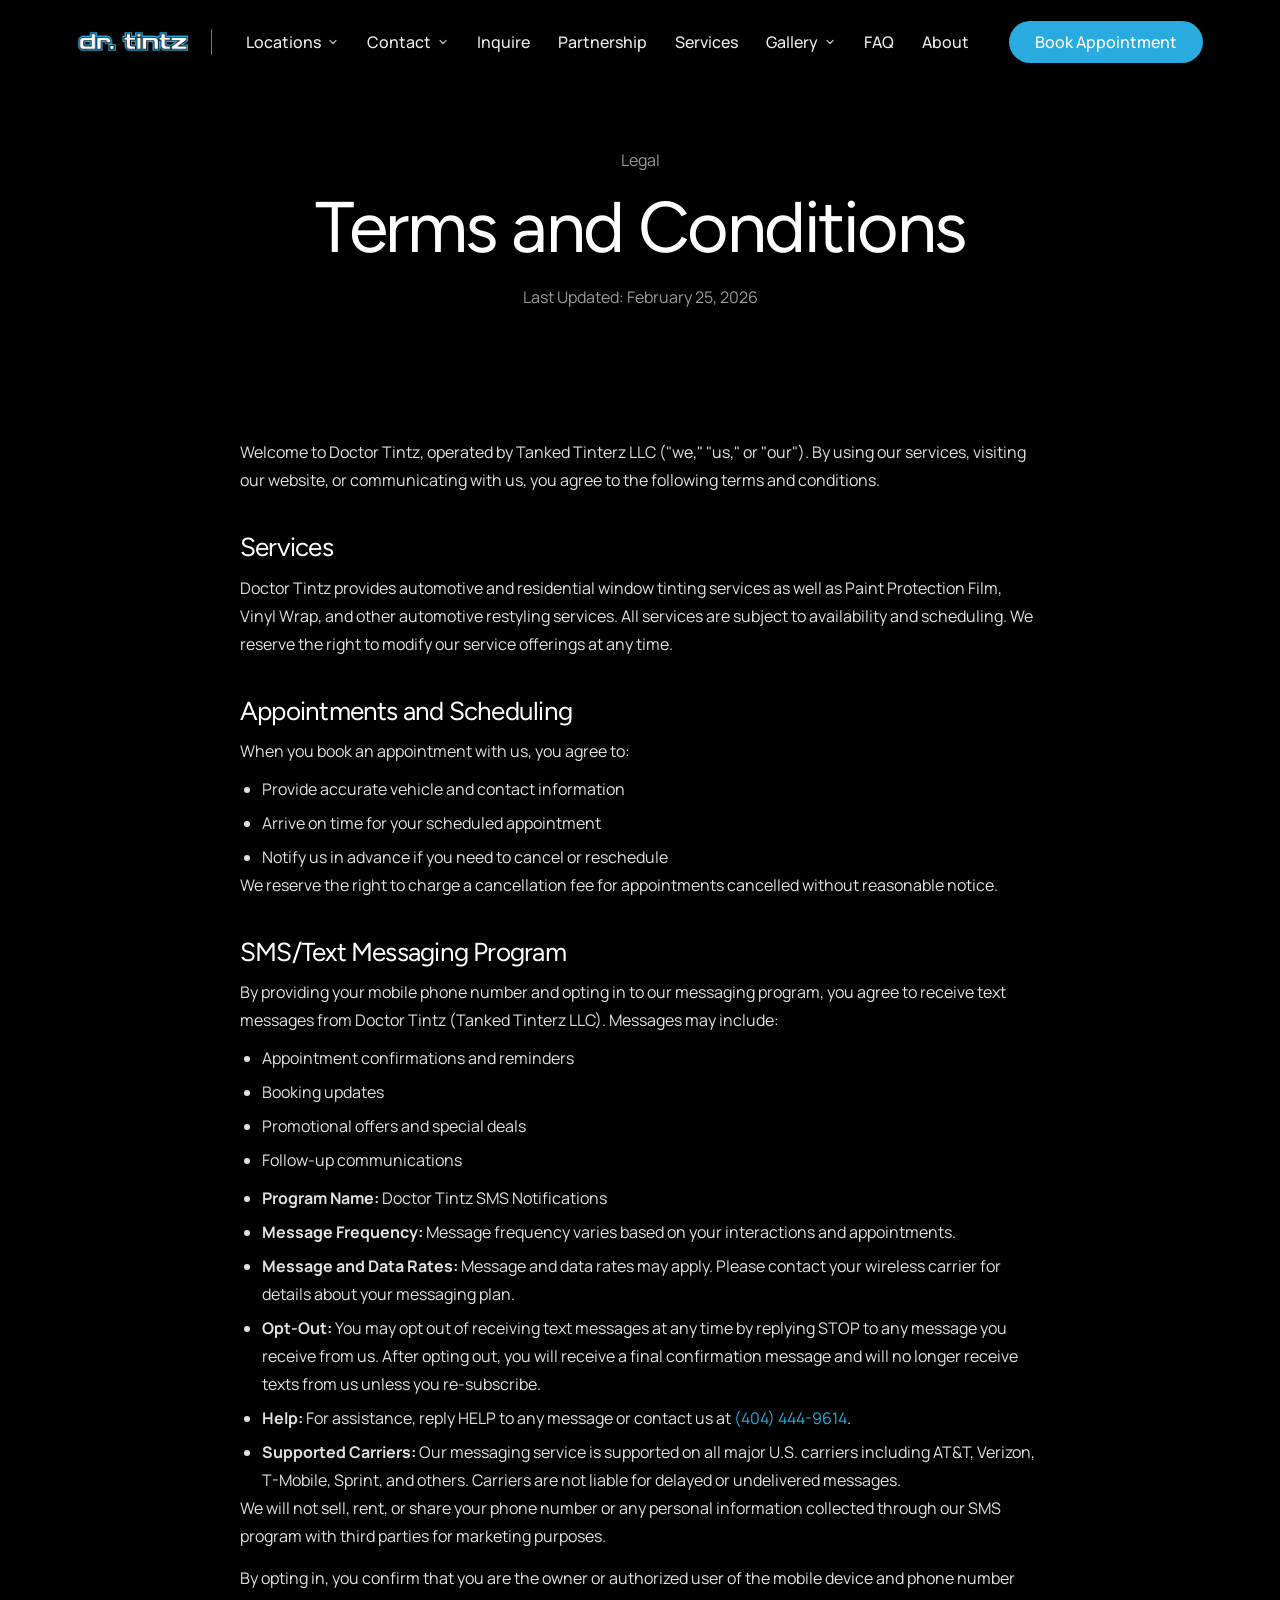
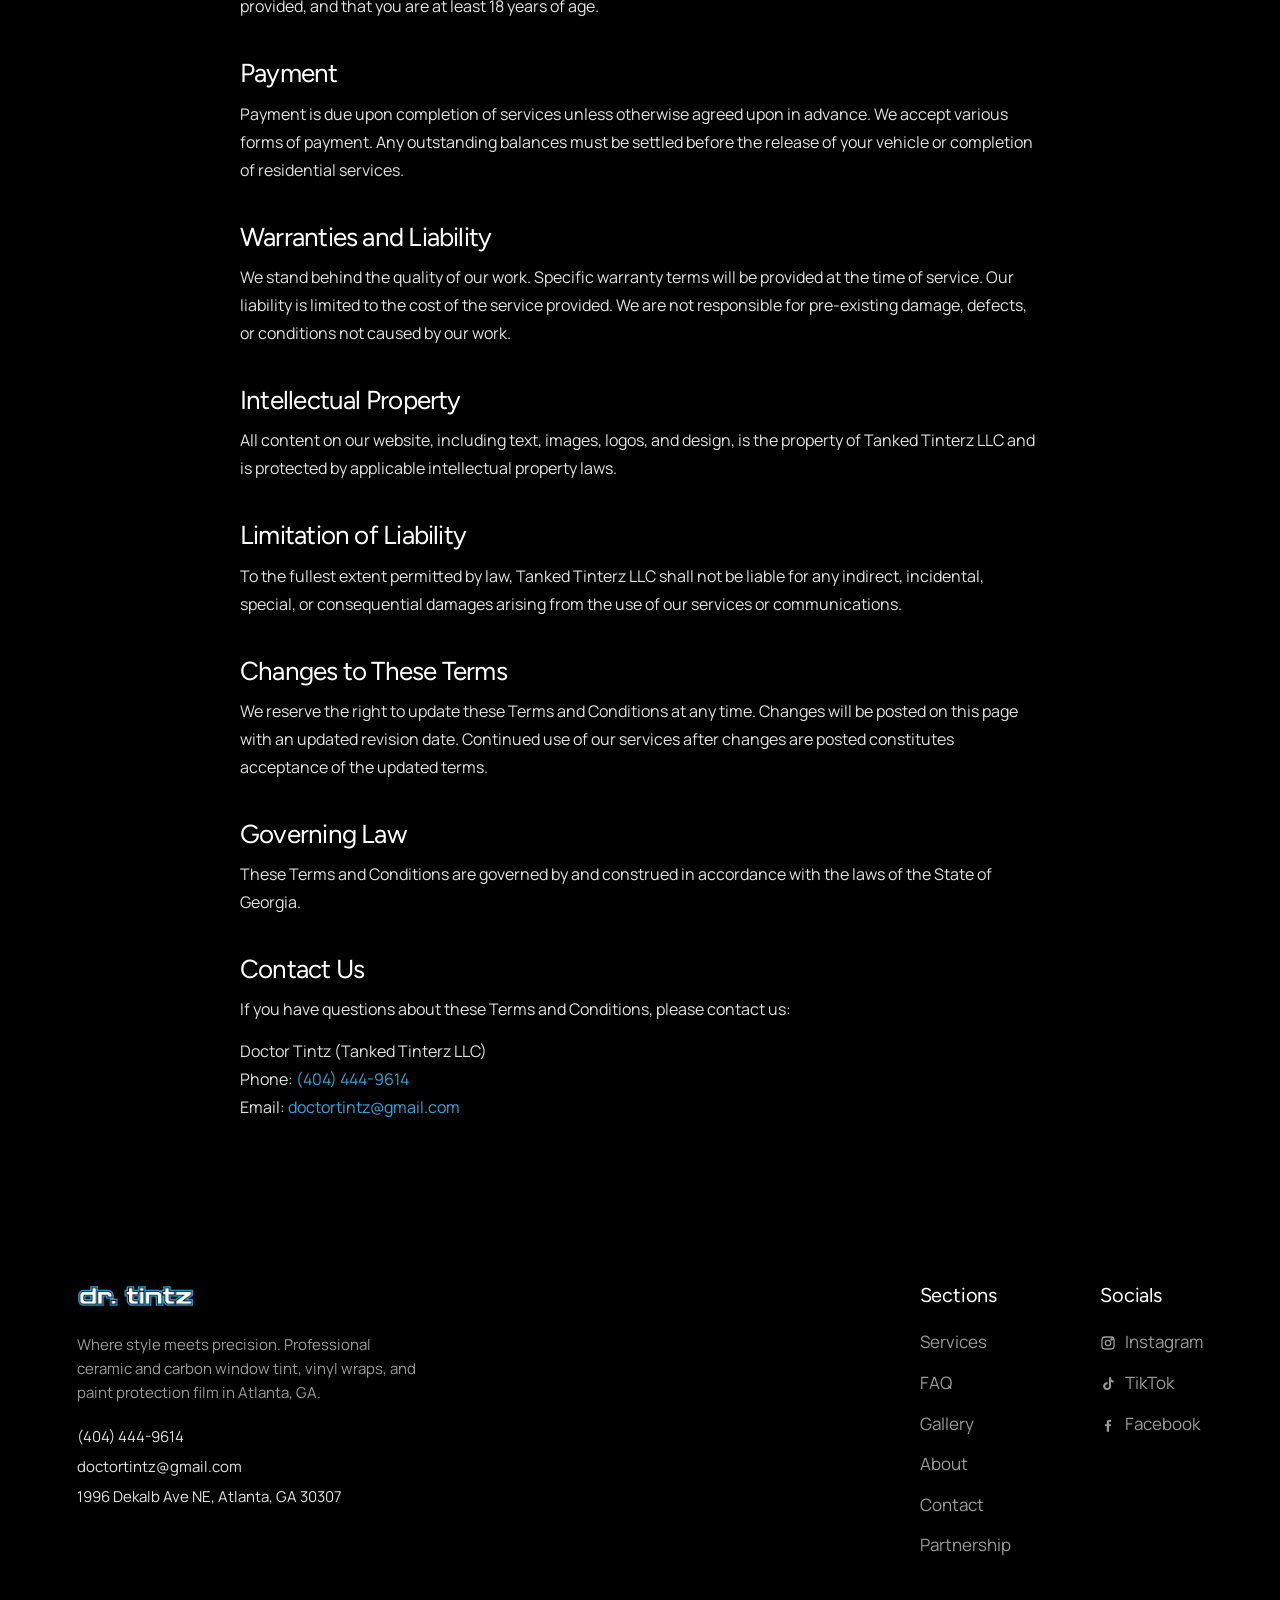
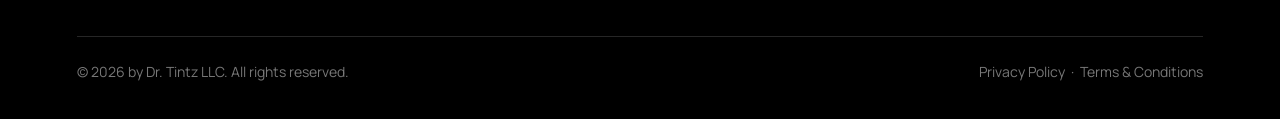
<file: terms-and-conditions.html>
<!DOCTYPE html>
<html lang="en">
<head>
  <meta charset="UTF-8">
  <meta name="viewport" content="width=device-width, initial-scale=1.0">
  <!-- Google tag (gtag.js): Google Ads + GA4, cross-domain linked to the booking site -->
  <script async src="https://www.googletagmanager.com/gtag/js?id=AW-11164100481"></script>
  <script>
    window.dataLayer = window.dataLayer || [];
    function gtag(){dataLayer.push(arguments);}
    gtag('js', new Date());
    gtag('set', 'linker', {'domains': ['doctortintz.com', 'bookdoctortintz.com']});
    gtag('config', 'AW-11164100481');
    // Google Ads website call tracking: swaps the number below for a forwarding number for ad visitors
    gtag('config', 'AW-11164100481/GCsjCLun4IMcEIHPussp', {
      'phone_conversion_number': '(404) 444-9614'
    });
    gtag('config', 'G-PP5F7V0860');
  </script>
  <!-- Structured data: Dr. Tintz organization + both shops (Google Business Profile values) -->
  <script type="application/ld+json">
  {
    "@context": "https://schema.org/",
    "@graph": [
      {
        "@type": "Organization",
        "@id": "https://doctortintz.com/#organization",
        "name": "Dr. Tintz",
        "url": "https://doctortintz.com/",
        "email": "doctortintz@gmail.com",
        "sameAs": [
          "https://www.instagram.com/doctortintz",
          "https://www.facebook.com/drtintz"
        ]
      },
      {
        "@type": "AutomotiveBusiness",
        "@id": "https://doctortintz.com/#atlanta",
        "name": "Dr Tintz - PPF - Wrap - Detail",
        "parentOrganization": { "@id": "https://doctortintz.com/#organization" },
        "url": "https://doctortintz.com/",
        "telephone": "+1-404-444-9614",
        "email": "doctortintz@gmail.com",
        "priceRange": "$$",
        "address": {
          "@type": "PostalAddress",
          "streetAddress": "1996 DeKalb Ave NE",
          "addressLocality": "Atlanta",
          "addressRegion": "GA",
          "postalCode": "30307",
          "addressCountry": "US"
        },
        "openingHoursSpecification": [
          {
            "@type": "OpeningHoursSpecification",
            "dayOfWeek": ["Tuesday", "Wednesday", "Thursday", "Friday", "Saturday", "Sunday"],
            "opens": "09:00",
            "closes": "17:00"
          }
        ],
        "areaServed": ["Atlanta", "Decatur", "East Atlanta", "Kirkwood", "Little Five Points", "Stone Mountain"],
        "knowsAbout": ["Window tinting", "Ceramic window tint", "Paint protection film", "Vehicle wraps", "Residential window film", "Commercial window film"]
      },
      {
        "@type": "AutomotiveBusiness",
        "@id": "https://doctortintz.com/#marietta",
        "name": "Dr Tintz - PPF - Wrap - Detail",
        "parentOrganization": { "@id": "https://doctortintz.com/#organization" },
        "url": "https://doctortintz.com/",
        "telephone": "+1-678-381-9547",
        "email": "doctortintz@gmail.com",
        "priceRange": "$$",
        "address": {
          "@type": "PostalAddress",
          "streetAddress": "1905 Airport Industrial Park Dr SE a",
          "addressLocality": "Marietta",
          "addressRegion": "GA",
          "postalCode": "30060",
          "addressCountry": "US"
        },
        "geo": { "@type": "GeoCoordinates", "latitude": 33.918, "longitude": -84.504 },
        "openingHoursSpecification": [
          {
            "@type": "OpeningHoursSpecification",
            "dayOfWeek": ["Tuesday", "Wednesday", "Thursday", "Friday", "Saturday", "Sunday"],
            "opens": "09:00",
            "closes": "17:00"
          }
        ],
        "areaServed": ["Marietta", "Smyrna", "Kennesaw", "Austell", "Mableton", "Roswell"],
        "knowsAbout": ["Window tinting", "Ceramic window tint", "Paint protection film", "Vehicle wraps", "Residential window film", "Commercial window film"]
      }
    ]
  }
  </script>
  <title>Terms and Conditions | Doctor Tintz</title>
  <meta name="description" content="Terms and conditions for services provided by Doctor Tintz.">
  <meta name="robots" content="noindex">
  <meta name="theme-color" content="#000000">
  <link rel="icon" href="/favicon.ico" sizes="any">
  <link rel="icon" href="assets/favicon-48.png" type="image/png" sizes="48x48">
  <link rel="icon" href="assets/favicon-192.png" type="image/png" sizes="192x192">
  <link rel="icon" href="assets/favicon-512.png" type="image/png" sizes="512x512">
  <link rel="apple-touch-icon" href="assets/apple-touch-icon.png">
  <link rel="preconnect" href="https://fonts.googleapis.com">
  <link rel="preconnect" href="https://fonts.gstatic.com" crossorigin>
  <link href="https://fonts.googleapis.com/css2?family=Figtree:wght@300;400;500;600&family=Manrope:wght@400;500;600&display=swap" rel="stylesheet">
  <link rel="stylesheet" href="css/styles.css">
</head>
<body>

  <header class="header">
    <div class="container header__inner">
      <div class="header__left">
        <a class="logo" href="index.html" aria-label="Doctor Tintz home">
          <img src="assets/img/logo.png" alt="dr. tintz" width="266" height="50">
        </a>
        <span class="header__divider" aria-hidden="true"></span>
        <nav class="nav" id="nav" aria-label="Primary">
          <div class="nav__item">
            <button class="nav__link nav__toggle" type="button" aria-expanded="false" aria-haspopup="true">Locations <svg class="chev" viewBox="0 0 24 24" fill="none" stroke="currentColor" stroke-width="2.5" stroke-linecap="round" stroke-linejoin="round" aria-hidden="true"><path d="m6 9 6 6 6-6"/></svg></button>
            <div class="dropdown">
              <a class="dropdown__item" href="https://maps.google.com/?q=1996+Dekalb+Ave+NE,+Atlanta,+GA+30307" target="_blank" rel="noopener">
                <strong>Atlanta</strong>
                <span>1996 Dekalb Ave NE, Atlanta, GA 30307</span>
              </a>
              <a class="dropdown__item" href="https://maps.google.com/?q=1905+Airport+Industrial+Park+Dr+SE,+Suite+A,+Marietta,+GA+30060" target="_blank" rel="noopener">
                <strong>Marietta</strong>
                <span>1905 Airport Industrial Park Dr SE, Suite A, Marietta, GA 30060</span>
              </a>
            </div>
          </div>
          <div class="nav__item">
            <button class="nav__link nav__toggle" type="button" aria-expanded="false" aria-haspopup="true">Contact <svg class="chev" viewBox="0 0 24 24" fill="none" stroke="currentColor" stroke-width="2.5" stroke-linecap="round" stroke-linejoin="round" aria-hidden="true"><path d="m6 9 6 6 6-6"/></svg></button>
            <div class="dropdown dropdown--sm">
              <a class="dropdown__item" href="tel:+14044449614">
                <strong>Call or text us</strong>
                <span>(404) 444-9614</span>
              </a>
            </div>
          </div>
          <button class="nav__link" type="button" data-open-inquire>Inquire</button>
          <a class="nav__link" href="partnership.html">Partnership</a>
          <a class="nav__link" href="index.html#services">Services</a>
          <div class="nav__item">
            <button class="nav__link nav__toggle" type="button" aria-expanded="false" aria-haspopup="true">Gallery <svg class="chev" viewBox="0 0 24 24" fill="none" stroke="currentColor" stroke-width="2.5" stroke-linecap="round" stroke-linejoin="round" aria-hidden="true"><path d="m6 9 6 6 6-6"/></svg></button>
            <div class="dropdown">
              <a class="dropdown__item" href="gallery.html"><strong>All work</strong><span>Everything from the shop</span></a>
              <a class="dropdown__item" href="gallery.html#tint"><strong>Tint</strong><span>Ceramic &amp; nano-ceramic installs</span></a>
              <a class="dropdown__item" href="gallery.html#wraps"><strong>Wraps</strong><span>Color changes &amp; custom vinyl</span></a>
              <a class="dropdown__item" href="gallery.html#ppf"><strong>PPF</strong><span>Paint protection film</span></a>
              <a class="dropdown__item" href="gallery.html#detailing"><strong>Detailing</strong><span>Interior &amp; exterior</span></a>
            </div>
          </div>
          <a class="nav__link" href="index.html#faq">FAQ</a>
          <a class="nav__link" href="about.html">About</a>
          <a class="btn btn--primary" href="https://bookdoctortintz.com" target="_blank" rel="noopener">Book Appointment</a>
        </nav>
      </div>
      <div class="header__cta">
        <a class="btn btn--primary btn--on-dark" href="https://bookdoctortintz.com" target="_blank" rel="noopener">Book Appointment</a>
        <button class="nav-toggle" aria-label="Open menu" aria-expanded="false" aria-controls="nav">
          <span></span><span></span><span></span>
        </button>
      </div>
    </div>
  </header>

  <main>
    <section class="page-hero">
      <div class="container">
        <span class="eyebrow">Legal</span>
        <h1 class="h1">Terms and Conditions</h1>
        <p class="lead meta">Last Updated: February 25, 2026</p>
      </div>
    </section>

    <section class="section section--tight">
      <div class="container">
        <div class="prose">
          <p>Welcome to Doctor Tintz, operated by Tanked Tinterz LLC ("we," "us," or "our"). By using our services, visiting our website, or communicating with us, you agree to the following terms and conditions.</p>

          <h2>Services</h2>
          <p>Doctor Tintz provides automotive and residential window tinting services as well as Paint Protection Film, Vinyl Wrap, and other automotive restyling services. All services are subject to availability and scheduling. We reserve the right to modify our service offerings at any time.</p>

          <h2>Appointments and Scheduling</h2>
          <p>When you book an appointment with us, you agree to:</p>
          <ul>
            <li>Provide accurate vehicle and contact information</li>
            <li>Arrive on time for your scheduled appointment</li>
            <li>Notify us in advance if you need to cancel or reschedule</li>
          </ul>
          <p>We reserve the right to charge a cancellation fee for appointments cancelled without reasonable notice.</p>

          <h2>SMS/Text Messaging Program</h2>
          <p>By providing your mobile phone number and opting in to our messaging program, you agree to receive text messages from Doctor Tintz (Tanked Tinterz LLC). Messages may include:</p>
          <ul>
            <li>Appointment confirmations and reminders</li>
            <li>Booking updates</li>
            <li>Promotional offers and special deals</li>
            <li>Follow-up communications</li>
          </ul>
          <ul>
            <li><strong>Program Name:</strong> Doctor Tintz SMS Notifications</li>
            <li><strong>Message Frequency:</strong> Message frequency varies based on your interactions and appointments.</li>
            <li><strong>Message and Data Rates:</strong> Message and data rates may apply. Please contact your wireless carrier for details about your messaging plan.</li>
            <li><strong>Opt-Out:</strong> You may opt out of receiving text messages at any time by replying STOP to any message you receive from us. After opting out, you will receive a final confirmation message and will no longer receive texts from us unless you re-subscribe.</li>
            <li><strong>Help:</strong> For assistance, reply HELP to any message or contact us at <a href="tel:+14044449614">(404) 444-9614</a>.</li>
            <li><strong>Supported Carriers:</strong> Our messaging service is supported on all major U.S. carriers including AT&amp;T, Verizon, T-Mobile, Sprint, and others. Carriers are not liable for delayed or undelivered messages.</li>
          </ul>
          <p>We will not sell, rent, or share your phone number or any personal information collected through our SMS program with third parties for marketing purposes.</p>
          <p>By opting in, you confirm that you are the owner or authorized user of the mobile device and phone number provided, and that you are at least 18 years of age.</p>

          <h2>Payment</h2>
          <p>Payment is due upon completion of services unless otherwise agreed upon in advance. We accept various forms of payment. Any outstanding balances must be settled before the release of your vehicle or completion of residential services.</p>

          <h2>Warranties and Liability</h2>
          <p>We stand behind the quality of our work. Specific warranty terms will be provided at the time of service. Our liability is limited to the cost of the service provided. We are not responsible for pre-existing damage, defects, or conditions not caused by our work.</p>

          <h2>Intellectual Property</h2>
          <p>All content on our website, including text, images, logos, and design, is the property of Tanked Tinterz LLC and is protected by applicable intellectual property laws.</p>

          <h2>Limitation of Liability</h2>
          <p>To the fullest extent permitted by law, Tanked Tinterz LLC shall not be liable for any indirect, incidental, special, or consequential damages arising from the use of our services or communications.</p>

          <h2>Changes to These Terms</h2>
          <p>We reserve the right to update these Terms and Conditions at any time. Changes will be posted on this page with an updated revision date. Continued use of our services after changes are posted constitutes acceptance of the updated terms.</p>

          <h2>Governing Law</h2>
          <p>These Terms and Conditions are governed by and construed in accordance with the laws of the State of Georgia.</p>

          <h2>Contact Us</h2>
          <p>If you have questions about these Terms and Conditions, please contact us:</p>
          <p>Doctor Tintz (Tanked Tinterz LLC)<br>
          Phone: <a href="tel:+14044449614">(404) 444-9614</a><br>
          Email: <a href="mailto:doctortintz@gmail.com">doctortintz@gmail.com</a></p>
        </div>
      </div>
    </section>
  </main>

  <footer class="footer">
    <div class="container">
      <div class="footer__grid">
        <div class="footer__brand">
          <a class="logo" href="index.html" aria-label="Doctor Tintz home"><img src="assets/img/logo.png" alt="dr. tintz" width="266" height="50"></a>
          <p>Where style meets precision. Professional ceramic and carbon window tint, vinyl wraps, and paint protection film in Atlanta, GA.</p>
          <div class="footer__contact">
            <a href="tel:+14044449614">(404) 444-9614</a>
            <a href="mailto:doctortintz@gmail.com">doctortintz@gmail.com</a>
            <span>1996 Dekalb Ave NE, Atlanta, GA 30307</span>
          </div>
        </div>
        <div>
          <h4>Sections</h4>
          <ul class="footer__links">
            <li><a href="index.html#services">Services</a></li>
            <li><a href="index.html#faq">FAQ</a></li>
            <li><a href="gallery.html">Gallery</a></li>
            <li><a href="about.html">About</a></li>
            <li><a href="contact.html">Contact</a></li>
            <li><a href="partnership.html">Partnership</a></li>
          </ul>
        </div>
        <div>
          <h4>Socials</h4>
          <ul class="footer__links">
            <li><a href="https://www.instagram.com/doctortintz" target="_blank" rel="noopener"><svg viewBox="0 0 24 24" fill="none" stroke="currentColor" stroke-width="2"><rect x="3" y="3" width="18" height="18" rx="5"/><circle cx="12" cy="12" r="4"/><circle cx="17.5" cy="6.5" r="1" fill="currentColor"/></svg>Instagram</a></li>
            <li><a href="https://www.tiktok.com/@doctortintz" target="_blank" rel="noopener"><svg viewBox="0 0 24 24" fill="currentColor"><path d="M16.5 2h-3v13.2a2.8 2.8 0 1 1-2.8-2.8c.3 0 .6 0 .8.1V9.4a5.9 5.9 0 1 0 5 5.8V8.6a7 7 0 0 0 4 1.3v-3a4 4 0 0 1-4-3.9V2z"/></svg>TikTok</a></li>
            <li><a href="https://www.facebook.com/drtintz" target="_blank" rel="noopener"><svg viewBox="0 0 24 24" fill="currentColor"><path d="M13.5 22v-8h2.7l.4-3.2h-3.1V8.8c0-.9.3-1.6 1.6-1.6h1.7V4.4c-.3 0-1.3-.1-2.5-.1-2.5 0-4.1 1.5-4.1 4.2v2.3H7.4V14h2.8v8h3.3z"/></svg>Facebook</a></li>
          </ul>
        </div>
      </div>
      <div class="footer__bottom">
        <span>© <span data-year>2026</span> by Dr. Tintz LLC. All rights reserved.</span>
        <span><a href="privacy-policy.html">Privacy Policy</a> &nbsp;·&nbsp; <a href="terms-and-conditions.html">Terms &amp; Conditions</a></span>
      </div>
    </div>
  </footer>

  <!-- Inquire modal -->
  <div class="modal" id="inquire-modal" hidden>
    <div class="modal__backdrop" data-close-inquire></div>
    <div class="modal__panel" role="dialog" aria-modal="true" aria-labelledby="inquire-title">
      <button class="modal__close" type="button" data-close-inquire aria-label="Close">
        <svg viewBox="0 0 24 24" fill="none" stroke="currentColor" stroke-width="2.5" stroke-linecap="round"><path d="M6 6l12 12M18 6 6 18"/></svg>
      </button>
      <h2 class="modal__title" id="inquire-title">Inquire</h2>
      <p class="modal__sub">Tell us about your vehicle or project and we'll get back to you with a recommendation.</p>
      <form class="form form--modal js-inquiry" data-to="doctortintz@gmail.com" novalidate action="https://formsubmit.co/doctortintz@gmail.com" method="POST">
        <input type="hidden" name="_subject" value="New inquiry from doctortintz.com">
<input type="hidden" name="_next" value="https://www.doctortintz.com/thank-you.html">
        <input type="hidden" name="_template" value="table">
        <input type="text" name="_honey" tabindex="-1" autocomplete="off" aria-hidden="true" style="position:absolute;left:-9999px;opacity:0;height:0;width:0">
        <div class="form__row">
          <div class="field">
            <label for="inq-name">Name <span class="req" aria-hidden="true">*</span></label>
            <input id="inq-name" name="name" type="text" autocomplete="name" placeholder="Your name" required>
          </div>
          <div class="field">
            <label for="inq-email">Email <span class="req" aria-hidden="true">*</span></label>
            <input id="inq-email" name="email" type="email" autocomplete="email" placeholder="you@example.com" required>
          </div>
        </div>
        <div class="form__row">
          <div class="field">
            <label for="inq-phone">Phone number <span class="req" aria-hidden="true">*</span></label>
            <input id="inq-phone" name="phone" type="tel" autocomplete="tel" placeholder="(404) 000-0000" required>
          </div>
          <div class="field">
            <label for="inq-service">Service type <span class="req" aria-hidden="true">*</span></label>
            <select id="inq-service" name="service" required>
              <option value="" selected disabled>Select...</option>
                    <option>Automotive Tint</option>
                    <option>Architectural Tint</option>
                    <option>Vinyl Wrap</option>
                    <option>Paint Protection Film (PPF)</option>
                    <option>Detailing</option>
                    <option>Other</option>
            </select>
          </div>
        </div>
        <div class="field">
          <label for="inq-message">Message <span class="req" aria-hidden="true">*</span></label>
          <textarea id="inq-message" name="message" placeholder="Year, make, model, and what you're looking for." required></textarea>
        </div>
        <button class="btn btn--block" type="submit">Send inquiry</button>
        <p class="form__status" role="status" aria-live="polite"></p>
        <p class="form__note">All fields are required.</p>
      </form>
    </div>
  </div>

  <script src="js/main.js" defer></script>
</body>
</html>
</file>
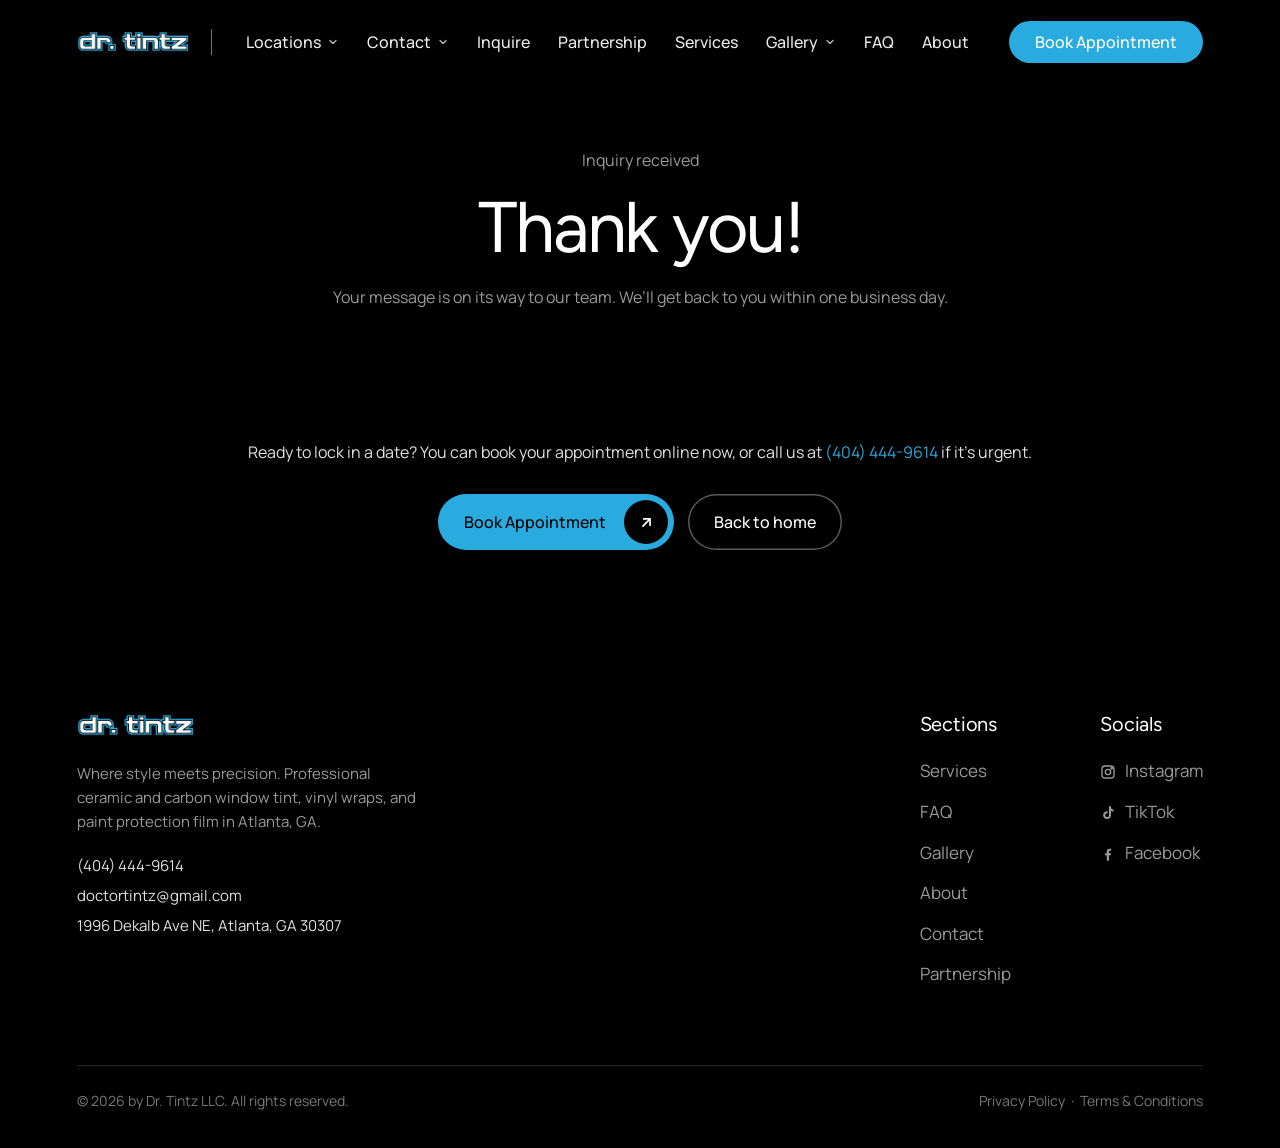
<file: thank-you.html>
<!DOCTYPE html>
<html lang="en">
<head>
  <meta charset="UTF-8">
  <meta name="viewport" content="width=device-width, initial-scale=1.0">
  <!-- Google tag (gtag.js): Google Ads + GA4, cross-domain linked to the booking site -->
  <script async src="https://www.googletagmanager.com/gtag/js?id=AW-11164100481"></script>
  <script>
    window.dataLayer = window.dataLayer || [];
    function gtag(){dataLayer.push(arguments);}
    gtag('js', new Date());
    gtag('set', 'linker', {'domains': ['doctortintz.com', 'bookdoctortintz.com']});
    gtag('config', 'AW-11164100481');
    // Google Ads website call tracking: swaps the number below for a forwarding number for ad visitors
    gtag('config', 'AW-11164100481/GCsjCLun4IMcEIHPussp', {
      'phone_conversion_number': '(404) 444-9614'
    });
    gtag('config', 'G-PP5F7V0860');
  </script>
  <!-- Structured data: Dr. Tintz organization + both shops (Google Business Profile values) -->
  <script type="application/ld+json">
  {
    "@context": "https://schema.org/",
    "@graph": [
      {
        "@type": "Organization",
        "@id": "https://doctortintz.com/#organization",
        "name": "Dr. Tintz",
        "url": "https://doctortintz.com/",
        "email": "doctortintz@gmail.com",
        "sameAs": [
          "https://www.instagram.com/doctortintz",
          "https://www.facebook.com/drtintz"
        ]
      },
      {
        "@type": "AutomotiveBusiness",
        "@id": "https://doctortintz.com/#atlanta",
        "name": "Dr Tintz - PPF - Wrap - Detail",
        "parentOrganization": { "@id": "https://doctortintz.com/#organization" },
        "url": "https://doctortintz.com/",
        "telephone": "+1-404-444-9614",
        "email": "doctortintz@gmail.com",
        "priceRange": "$$",
        "address": {
          "@type": "PostalAddress",
          "streetAddress": "1996 DeKalb Ave NE",
          "addressLocality": "Atlanta",
          "addressRegion": "GA",
          "postalCode": "30307",
          "addressCountry": "US"
        },
        "openingHoursSpecification": [
          {
            "@type": "OpeningHoursSpecification",
            "dayOfWeek": ["Tuesday", "Wednesday", "Thursday", "Friday", "Saturday", "Sunday"],
            "opens": "09:00",
            "closes": "17:00"
          }
        ],
        "areaServed": ["Atlanta", "Decatur", "East Atlanta", "Kirkwood", "Little Five Points", "Stone Mountain"],
        "knowsAbout": ["Window tinting", "Ceramic window tint", "Paint protection film", "Vehicle wraps", "Residential window film", "Commercial window film"]
      },
      {
        "@type": "AutomotiveBusiness",
        "@id": "https://doctortintz.com/#marietta",
        "name": "Dr Tintz - PPF - Wrap - Detail",
        "parentOrganization": { "@id": "https://doctortintz.com/#organization" },
        "url": "https://doctortintz.com/",
        "telephone": "+1-678-381-9547",
        "email": "doctortintz@gmail.com",
        "priceRange": "$$",
        "address": {
          "@type": "PostalAddress",
          "streetAddress": "1905 Airport Industrial Park Dr SE a",
          "addressLocality": "Marietta",
          "addressRegion": "GA",
          "postalCode": "30060",
          "addressCountry": "US"
        },
        "geo": { "@type": "GeoCoordinates", "latitude": 33.918, "longitude": -84.504 },
        "openingHoursSpecification": [
          {
            "@type": "OpeningHoursSpecification",
            "dayOfWeek": ["Tuesday", "Wednesday", "Thursday", "Friday", "Saturday", "Sunday"],
            "opens": "09:00",
            "closes": "17:00"
          }
        ],
        "areaServed": ["Marietta", "Smyrna", "Kennesaw", "Austell", "Mableton", "Roswell"],
        "knowsAbout": ["Window tinting", "Ceramic window tint", "Paint protection film", "Vehicle wraps", "Residential window film", "Commercial window film"]
      }
    ]
  }
  </script>
  <title>Thank You | Doctor Tintz</title>
  <meta name="description" content="Thanks for contacting Doctor Tintz. We have received your inquiry and will get back to you within one business day.">
  <meta name="robots" content="noindex">
  <meta name="theme-color" content="#000000">
  <link rel="icon" href="/favicon.ico" sizes="any">
  <link rel="icon" href="assets/favicon-48.png" type="image/png" sizes="48x48">
  <link rel="icon" href="assets/favicon-192.png" type="image/png" sizes="192x192">
  <link rel="icon" href="assets/favicon-512.png" type="image/png" sizes="512x512">
  <link rel="apple-touch-icon" href="assets/apple-touch-icon.png">
  <link rel="preconnect" href="https://fonts.googleapis.com">
  <link rel="preconnect" href="https://fonts.gstatic.com" crossorigin>
  <link href="https://fonts.googleapis.com/css2?family=Figtree:wght@300;400;500;600&family=Manrope:wght@400;500;600&display=swap" rel="stylesheet">
  <link rel="stylesheet" href="css/styles.css">
</head>
<body>

  <header class="header">
    <div class="container header__inner">
      <div class="header__left">
        <a class="logo" href="index.html" aria-label="Doctor Tintz home">
          <img src="assets/img/logo.png" alt="dr. tintz" width="266" height="50">
        </a>
        <span class="header__divider" aria-hidden="true"></span>
        <nav class="nav" id="nav" aria-label="Primary">
          <div class="nav__item">
            <button class="nav__link nav__toggle" type="button" aria-expanded="false" aria-haspopup="true">Locations <svg class="chev" viewBox="0 0 24 24" fill="none" stroke="currentColor" stroke-width="2.5" stroke-linecap="round" stroke-linejoin="round" aria-hidden="true"><path d="m6 9 6 6 6-6"/></svg></button>
            <div class="dropdown">
              <a class="dropdown__item" href="https://maps.google.com/?q=1996+Dekalb+Ave+NE,+Atlanta,+GA+30307" target="_blank" rel="noopener">
                <strong>Atlanta</strong>
                <span>1996 Dekalb Ave NE, Atlanta, GA 30307</span>
              </a>
              <a class="dropdown__item" href="https://maps.google.com/?q=1905+Airport+Industrial+Park+Dr+SE,+Suite+A,+Marietta,+GA+30060" target="_blank" rel="noopener">
                <strong>Marietta</strong>
                <span>1905 Airport Industrial Park Dr SE, Suite A, Marietta, GA 30060</span>
              </a>
            </div>
          </div>
          <div class="nav__item">
            <button class="nav__link nav__toggle" type="button" aria-expanded="false" aria-haspopup="true">Contact <svg class="chev" viewBox="0 0 24 24" fill="none" stroke="currentColor" stroke-width="2.5" stroke-linecap="round" stroke-linejoin="round" aria-hidden="true"><path d="m6 9 6 6 6-6"/></svg></button>
            <div class="dropdown dropdown--sm">
              <a class="dropdown__item" href="tel:+14044449614">
                <strong>Call or text us</strong>
                <span>(404) 444-9614</span>
              </a>
            </div>
          </div>
          <button class="nav__link" type="button" data-open-inquire>Inquire</button>
          <a class="nav__link" href="partnership.html">Partnership</a>
          <a class="nav__link" href="index.html#services">Services</a>
          <div class="nav__item">
            <button class="nav__link nav__toggle" type="button" aria-expanded="false" aria-haspopup="true">Gallery <svg class="chev" viewBox="0 0 24 24" fill="none" stroke="currentColor" stroke-width="2.5" stroke-linecap="round" stroke-linejoin="round" aria-hidden="true"><path d="m6 9 6 6 6-6"/></svg></button>
            <div class="dropdown">
              <a class="dropdown__item" href="gallery.html"><strong>All work</strong><span>Everything from the shop</span></a>
              <a class="dropdown__item" href="gallery.html#tint"><strong>Tint</strong><span>Ceramic &amp; nano-ceramic installs</span></a>
              <a class="dropdown__item" href="gallery.html#wraps"><strong>Wraps</strong><span>Color changes &amp; custom vinyl</span></a>
              <a class="dropdown__item" href="gallery.html#ppf"><strong>PPF</strong><span>Paint protection film</span></a>
              <a class="dropdown__item" href="gallery.html#detailing"><strong>Detailing</strong><span>Interior &amp; exterior</span></a>
            </div>
          </div>
          <a class="nav__link" href="index.html#faq">FAQ</a>
          <a class="nav__link" href="about.html">About</a>
          <a class="btn btn--primary" href="https://bookdoctortintz.com" target="_blank" rel="noopener">Book Appointment</a>
        </nav>
      </div>
      <div class="header__cta">
        <a class="btn btn--primary btn--on-dark" href="https://bookdoctortintz.com" target="_blank" rel="noopener">Book Appointment</a>
        <button class="nav-toggle" aria-label="Open menu" aria-expanded="false" aria-controls="nav">
          <span></span><span></span><span></span>
        </button>
      </div>
    </div>
  </header>

  <main>
    <section class="page-hero">
      <div class="container">
        <span class="eyebrow">Inquiry received</span>
        <h1 class="h1">Thank you!</h1>
        <p class="lead">Your message is on its way to our team. We’ll get back to you within one business day.</p>
      </div>
    </section>

    <section class="section section--tight">
      <div class="container">
        <div class="prose thank-you">
          <p>Ready to lock in a date? You can book your appointment online now, or call us at <a href="tel:+14044449614">(404) 444-9614</a> if it’s urgent.</p>
          <div class="thank-you__actions">
            <a class="btn btn--arrow" href="https://bookdoctortintz.com" target="_blank" rel="noopener">
              Book Appointment
              <span class="btn__arrow"><svg viewBox="0 0 24 24" fill="none" stroke="currentColor" stroke-width="2.4" stroke-linecap="round" stroke-linejoin="round"><path d="M7 17 17 7M8 7h9v9"/></svg></span>
            </a>
            <a class="btn btn--ghost" href="index.html">Back to home</a>
          </div>
        </div>
      </div>
    </section>
  </main>

  <footer class="footer">
    <div class="container">
      <div class="footer__grid">
        <div class="footer__brand">
          <a class="logo" href="index.html" aria-label="Doctor Tintz home"><img src="assets/img/logo.png" alt="dr. tintz" width="266" height="50"></a>
          <p>Where style meets precision. Professional ceramic and carbon window tint, vinyl wraps, and paint protection film in Atlanta, GA.</p>
          <div class="footer__contact">
            <a href="tel:+14044449614">(404) 444-9614</a>
            <a href="mailto:doctortintz@gmail.com">doctortintz@gmail.com</a>
            <span>1996 Dekalb Ave NE, Atlanta, GA 30307</span>
          </div>
        </div>
        <div>
          <h4>Sections</h4>
          <ul class="footer__links">
            <li><a href="index.html#services">Services</a></li>
            <li><a href="index.html#faq">FAQ</a></li>
            <li><a href="gallery.html">Gallery</a></li>
            <li><a href="about.html">About</a></li>
            <li><a href="contact.html">Contact</a></li>
            <li><a href="partnership.html">Partnership</a></li>
          </ul>
        </div>
        <div>
          <h4>Socials</h4>
          <ul class="footer__links">
            <li><a href="https://www.instagram.com/doctortintz" target="_blank" rel="noopener"><svg viewBox="0 0 24 24" fill="none" stroke="currentColor" stroke-width="2"><rect x="3" y="3" width="18" height="18" rx="5"/><circle cx="12" cy="12" r="4"/><circle cx="17.5" cy="6.5" r="1" fill="currentColor"/></svg>Instagram</a></li>
            <li><a href="https://www.tiktok.com/@doctortintz" target="_blank" rel="noopener"><svg viewBox="0 0 24 24" fill="currentColor"><path d="M16.5 2h-3v13.2a2.8 2.8 0 1 1-2.8-2.8c.3 0 .6 0 .8.1V9.4a5.9 5.9 0 1 0 5 5.8V8.6a7 7 0 0 0 4 1.3v-3a4 4 0 0 1-4-3.9V2z"/></svg>TikTok</a></li>
            <li><a href="https://www.facebook.com/drtintz" target="_blank" rel="noopener"><svg viewBox="0 0 24 24" fill="currentColor"><path d="M13.5 22v-8h2.7l.4-3.2h-3.1V8.8c0-.9.3-1.6 1.6-1.6h1.7V4.4c-.3 0-1.3-.1-2.5-.1-2.5 0-4.1 1.5-4.1 4.2v2.3H7.4V14h2.8v8h3.3z"/></svg>Facebook</a></li>
          </ul>
        </div>
      </div>
      <div class="footer__bottom">
        <span>© <span data-year>2026</span> by Dr. Tintz LLC. All rights reserved.</span>
        <span><a href="privacy-policy.html">Privacy Policy</a> &nbsp;·&nbsp; <a href="terms-and-conditions.html">Terms &amp; Conditions</a></span>
      </div>
    </div>
  </footer>

  <!-- Inquire modal -->
  <div class="modal" id="inquire-modal" hidden>
    <div class="modal__backdrop" data-close-inquire></div>
    <div class="modal__panel" role="dialog" aria-modal="true" aria-labelledby="inquire-title">
      <button class="modal__close" type="button" data-close-inquire aria-label="Close">
        <svg viewBox="0 0 24 24" fill="none" stroke="currentColor" stroke-width="2.5" stroke-linecap="round"><path d="M6 6l12 12M18 6 6 18"/></svg>
      </button>
      <h2 class="modal__title" id="inquire-title">Inquire</h2>
      <p class="modal__sub">Tell us about your vehicle or project and we'll get back to you with a recommendation.</p>
      <form class="form form--modal js-inquiry" data-to="doctortintz@gmail.com" novalidate action="https://formsubmit.co/doctortintz@gmail.com" method="POST">
        <input type="hidden" name="_subject" value="New inquiry from doctortintz.com">
<input type="hidden" name="_next" value="https://www.doctortintz.com/thank-you.html">
        <input type="hidden" name="_template" value="table">
        <input type="text" name="_honey" tabindex="-1" autocomplete="off" aria-hidden="true" style="position:absolute;left:-9999px;opacity:0;height:0;width:0">
        <div class="form__row">
          <div class="field">
            <label for="inq-name">Name <span class="req" aria-hidden="true">*</span></label>
            <input id="inq-name" name="name" type="text" autocomplete="name" placeholder="Your name" required>
          </div>
          <div class="field">
            <label for="inq-email">Email <span class="req" aria-hidden="true">*</span></label>
            <input id="inq-email" name="email" type="email" autocomplete="email" placeholder="you@example.com" required>
          </div>
        </div>
        <div class="form__row">
          <div class="field">
            <label for="inq-phone">Phone number <span class="req" aria-hidden="true">*</span></label>
            <input id="inq-phone" name="phone" type="tel" autocomplete="tel" placeholder="(404) 000-0000" required>
          </div>
          <div class="field">
            <label for="inq-service">Service type <span class="req" aria-hidden="true">*</span></label>
            <select id="inq-service" name="service" required>
              <option value="" selected disabled>Select...</option>
                    <option>Automotive Tint</option>
                    <option>Architectural Tint</option>
                    <option>Vinyl Wrap</option>
                    <option>Paint Protection Film (PPF)</option>
                    <option>Detailing</option>
                    <option>Other</option>
            </select>
          </div>
        </div>
        <div class="field">
          <label for="inq-message">Message <span class="req" aria-hidden="true">*</span></label>
          <textarea id="inq-message" name="message" placeholder="Year, make, model, and what you're looking for." required></textarea>
        </div>
        <button class="btn btn--block" type="submit">Send inquiry</button>
        <p class="form__status" role="status" aria-live="polite"></p>
        <p class="form__note">All fields are required.</p>
      </form>
    </div>
  </div>

  <script src="js/main.js" defer></script>
</body>
</html>
</file>
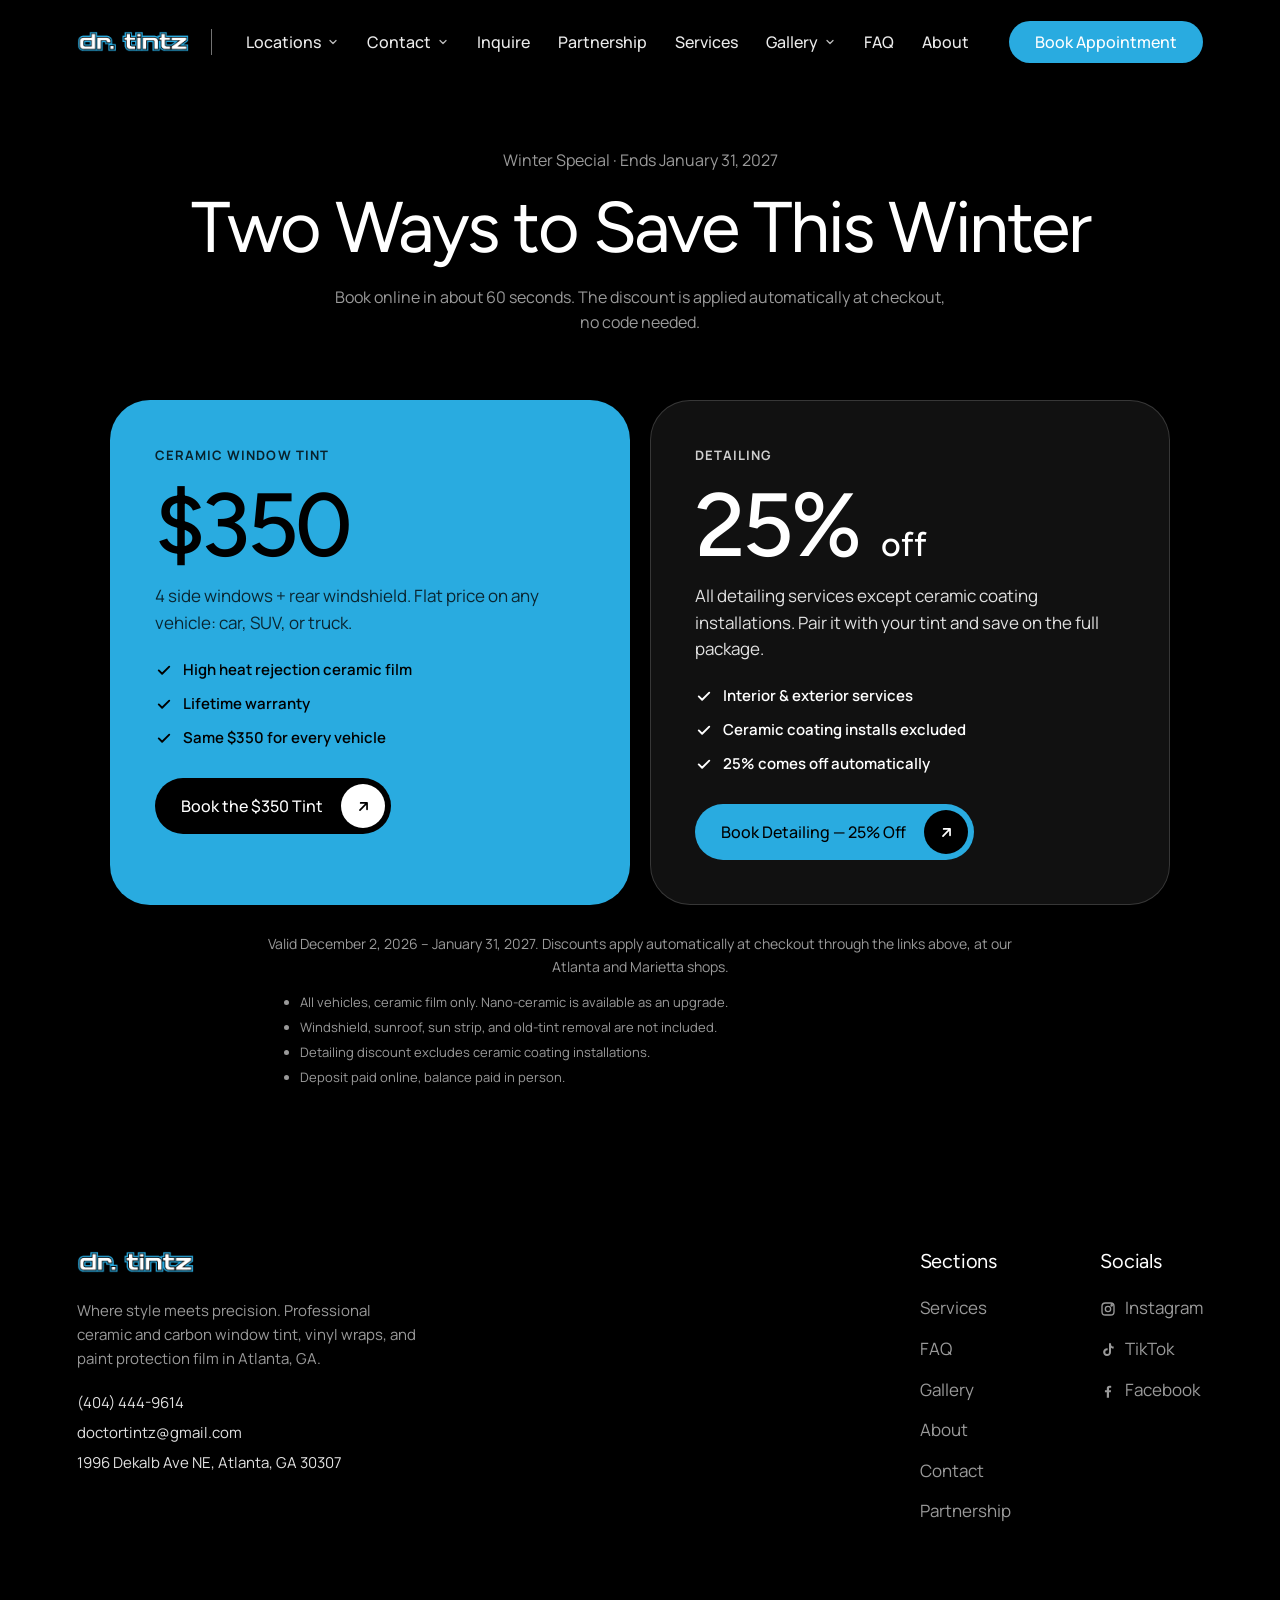
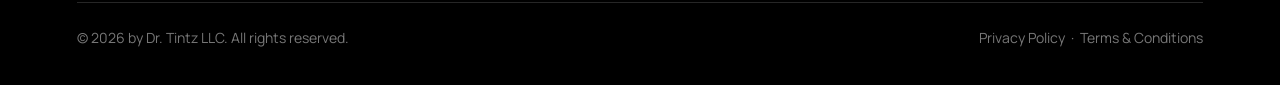
<file: winter-special.html>
<!DOCTYPE html>
<html lang="en">
<head>
  <meta charset="UTF-8">
  <meta name="viewport" content="width=device-width, initial-scale=1.0">
  <!-- Google tag (gtag.js): Google Ads + GA4, cross-domain linked to the booking site -->
  <script async src="https://www.googletagmanager.com/gtag/js?id=AW-11164100481"></script>
  <script>
    window.dataLayer = window.dataLayer || [];
    function gtag(){dataLayer.push(arguments);}
    gtag('js', new Date());
    gtag('set', 'linker', {'domains': ['doctortintz.com', 'bookdoctortintz.com']});
    gtag('config', 'AW-11164100481');
    // Google Ads website call tracking: swaps the number below for a forwarding number for ad visitors
    gtag('config', 'AW-11164100481/GCsjCLun4IMcEIHPussp', {
      'phone_conversion_number': '(404) 444-9614'
    });
    gtag('config', 'G-PP5F7V0860');
  </script>
  <!-- Structured data: Dr. Tintz organization + both shops (Google Business Profile values) -->
  <script type="application/ld+json">
  {
    "@context": "https://schema.org/",
    "@graph": [
      {
        "@type": "Organization",
        "@id": "https://doctortintz.com/#organization",
        "name": "Dr. Tintz",
        "url": "https://doctortintz.com/",
        "email": "doctortintz@gmail.com",
        "sameAs": [
          "https://www.instagram.com/doctortintz",
          "https://www.facebook.com/drtintz"
        ]
      },
      {
        "@type": "AutomotiveBusiness",
        "@id": "https://doctortintz.com/#atlanta",
        "name": "Dr Tintz - PPF - Wrap - Detail",
        "parentOrganization": { "@id": "https://doctortintz.com/#organization" },
        "url": "https://doctortintz.com/",
        "telephone": "+1-404-444-9614",
        "email": "doctortintz@gmail.com",
        "priceRange": "$$",
        "address": {
          "@type": "PostalAddress",
          "streetAddress": "1996 DeKalb Ave NE",
          "addressLocality": "Atlanta",
          "addressRegion": "GA",
          "postalCode": "30307",
          "addressCountry": "US"
        },
        "openingHoursSpecification": [
          {
            "@type": "OpeningHoursSpecification",
            "dayOfWeek": ["Tuesday", "Wednesday", "Thursday", "Friday", "Saturday", "Sunday"],
            "opens": "09:00",
            "closes": "17:00"
          }
        ],
        "areaServed": ["Atlanta", "Decatur", "East Atlanta", "Kirkwood", "Little Five Points", "Stone Mountain"],
        "knowsAbout": ["Window tinting", "Ceramic window tint", "Paint protection film", "Vehicle wraps", "Residential window film", "Commercial window film"]
      },
      {
        "@type": "AutomotiveBusiness",
        "@id": "https://doctortintz.com/#marietta",
        "name": "Dr Tintz - PPF - Wrap - Detail",
        "parentOrganization": { "@id": "https://doctortintz.com/#organization" },
        "url": "https://doctortintz.com/",
        "telephone": "+1-678-381-9547",
        "email": "doctortintz@gmail.com",
        "priceRange": "$$",
        "address": {
          "@type": "PostalAddress",
          "streetAddress": "1905 Airport Industrial Park Dr SE a",
          "addressLocality": "Marietta",
          "addressRegion": "GA",
          "postalCode": "30060",
          "addressCountry": "US"
        },
        "geo": { "@type": "GeoCoordinates", "latitude": 33.918, "longitude": -84.504 },
        "openingHoursSpecification": [
          {
            "@type": "OpeningHoursSpecification",
            "dayOfWeek": ["Tuesday", "Wednesday", "Thursday", "Friday", "Saturday", "Sunday"],
            "opens": "09:00",
            "closes": "17:00"
          }
        ],
        "areaServed": ["Marietta", "Smyrna", "Kennesaw", "Austell", "Mableton", "Roswell"],
        "knowsAbout": ["Window tinting", "Ceramic window tint", "Paint protection film", "Vehicle wraps", "Residential window film", "Commercial window film"]
      }
    ]
  }
  </script>
  <title>Winter Special: $350 Ceramic Tint + 25% Off Detailing | Doctor Tintz</title>
  <meta name="description" content="Winter Special at Doctor Tintz: $350 ceramic window tint on 4 side windows plus the rear windshield, flat for any vehicle. Plus 25% off detailing (ceramic coating excluded). Valid December 2, 2026 through January 31, 2027.">
  <meta name="theme-color" content="#000000">
  <link rel="icon" href="/favicon.ico" sizes="any">
  <link rel="icon" href="assets/favicon-48.png" type="image/png" sizes="48x48">
  <link rel="icon" href="assets/favicon-192.png" type="image/png" sizes="192x192">
  <link rel="icon" href="assets/favicon-512.png" type="image/png" sizes="512x512">
  <link rel="apple-touch-icon" href="assets/apple-touch-icon.png">
  <link rel="preconnect" href="https://fonts.googleapis.com">
  <link rel="preconnect" href="https://fonts.gstatic.com" crossorigin>
  <link href="https://fonts.googleapis.com/css2?family=Figtree:wght@300;400;500;600&family=Manrope:wght@400;500;600&display=swap" rel="stylesheet">
  <link rel="stylesheet" href="css/styles.css">
</head>
<body>

  <header class="header">
    <div class="container header__inner">
      <div class="header__left">
        <a class="logo" href="index.html" aria-label="Doctor Tintz home">
          <img src="assets/img/logo.png" alt="dr. tintz" width="266" height="50">
        </a>
        <span class="header__divider" aria-hidden="true"></span>
        <nav class="nav" id="nav" aria-label="Primary">
          <div class="nav__item">
            <button class="nav__link nav__toggle" type="button" aria-expanded="false" aria-haspopup="true">Locations <svg class="chev" viewBox="0 0 24 24" fill="none" stroke="currentColor" stroke-width="2.5" stroke-linecap="round" stroke-linejoin="round" aria-hidden="true"><path d="m6 9 6 6 6-6"/></svg></button>
            <div class="dropdown">
              <a class="dropdown__item" href="https://maps.google.com/?q=1996+Dekalb+Ave+NE,+Atlanta,+GA+30307" target="_blank" rel="noopener">
                <strong>Atlanta</strong>
                <span>1996 Dekalb Ave NE, Atlanta, GA 30307</span>
              </a>
              <a class="dropdown__item" href="https://maps.google.com/?q=1905+Airport+Industrial+Park+Dr+SE,+Suite+A,+Marietta,+GA+30060" target="_blank" rel="noopener">
                <strong>Marietta</strong>
                <span>1905 Airport Industrial Park Dr SE, Suite A, Marietta, GA 30060</span>
              </a>
            </div>
          </div>
          <div class="nav__item">
            <button class="nav__link nav__toggle" type="button" aria-expanded="false" aria-haspopup="true">Contact <svg class="chev" viewBox="0 0 24 24" fill="none" stroke="currentColor" stroke-width="2.5" stroke-linecap="round" stroke-linejoin="round" aria-hidden="true"><path d="m6 9 6 6 6-6"/></svg></button>
            <div class="dropdown dropdown--sm">
              <a class="dropdown__item" href="tel:+14044449614">
                <strong>Call or text us</strong>
                <span>(404) 444-9614</span>
              </a>
            </div>
          </div>
          <button class="nav__link" type="button" data-open-inquire>Inquire</button>
          <a class="nav__link" href="partnership.html">Partnership</a>
          <a class="nav__link" href="index.html#services">Services</a>
          <div class="nav__item">
            <button class="nav__link nav__toggle" type="button" aria-expanded="false" aria-haspopup="true">Gallery <svg class="chev" viewBox="0 0 24 24" fill="none" stroke="currentColor" stroke-width="2.5" stroke-linecap="round" stroke-linejoin="round" aria-hidden="true"><path d="m6 9 6 6 6-6"/></svg></button>
            <div class="dropdown">
              <a class="dropdown__item" href="gallery.html"><strong>All work</strong><span>Everything from the shop</span></a>
              <a class="dropdown__item" href="gallery.html#tint"><strong>Tint</strong><span>Ceramic &amp; nano-ceramic installs</span></a>
              <a class="dropdown__item" href="gallery.html#wraps"><strong>Wraps</strong><span>Color changes &amp; custom vinyl</span></a>
              <a class="dropdown__item" href="gallery.html#ppf"><strong>PPF</strong><span>Paint protection film</span></a>
              <a class="dropdown__item" href="gallery.html#detailing"><strong>Detailing</strong><span>Interior &amp; exterior</span></a>
            </div>
          </div>
          <a class="nav__link" href="index.html#faq">FAQ</a>
          <a class="nav__link" href="about.html">About</a>
          <a class="btn btn--primary" href="https://bookdoctortintz.com" target="_blank" rel="noopener">Book Appointment</a>
        </nav>
      </div>
      <div class="header__cta">
        <a class="btn btn--primary btn--on-dark" href="https://bookdoctortintz.com" target="_blank" rel="noopener">Book Appointment</a>
        <button class="nav-toggle" aria-label="Open menu" aria-expanded="false" aria-controls="nav">
          <span></span><span></span><span></span>
        </button>
      </div>
    </div>
  </header>

  <main>
    <section class="page-hero">
      <div class="container">
        <span class="eyebrow">Winter Special &middot; Ends January 31, 2027</span>
        <h1 class="h1">Two Ways to Save This Winter</h1>
        <p class="lead">Book online in about 60 seconds. The discount is applied automatically at checkout, no code needed.</p>
      </div>
    </section>

    <section class="section section--tight" style="padding-top:0">
      <div class="container">
        <div class="offers">
          <article class="offer offer--featured reveal">
            <span class="offer__label">Ceramic Window Tint</span>
            <div class="offer__price">$350</div>
            <p class="offer__sub">4 side windows + rear windshield. Flat price on any vehicle: car, SUV, or truck.</p>
            <ul class="offer__list">
              <li><svg viewBox="0 0 24 24" fill="none" stroke="currentColor" stroke-width="2.5" stroke-linecap="round" stroke-linejoin="round"><path d="M5 12.5l4.5 4.5L19 7.5"/></svg>High heat rejection ceramic film</li>
              <li><svg viewBox="0 0 24 24" fill="none" stroke="currentColor" stroke-width="2.5" stroke-linecap="round" stroke-linejoin="round"><path d="M5 12.5l4.5 4.5L19 7.5"/></svg>Lifetime warranty</li>
              <li><svg viewBox="0 0 24 24" fill="none" stroke="currentColor" stroke-width="2.5" stroke-linecap="round" stroke-linejoin="round"><path d="M5 12.5l4.5 4.5L19 7.5"/></svg>Same $350 for every vehicle</li>
            </ul>
            <a class="btn btn--arrow" href="https://bookdoctortintz.com/?service=window-tinting&amp;package=classic&amp;filmType=ceramic&amp;promo=winter">
              Book the $350 Tint
              <span class="btn__arrow"><svg viewBox="0 0 24 24" fill="none" stroke="currentColor" stroke-width="2.4" stroke-linecap="round" stroke-linejoin="round"><path d="M7 17 17 7M8 7h9v9"/></svg></span>
            </a>
          </article>
          <article class="offer reveal" data-delay="1">
            <span class="offer__label">Detailing</span>
            <div class="offer__price">25% <small>off</small></div>
            <p class="offer__sub">All detailing services except ceramic coating installations. Pair it with your tint and save on the full package.</p>
            <ul class="offer__list">
              <li><svg viewBox="0 0 24 24" fill="none" stroke="currentColor" stroke-width="2.5" stroke-linecap="round" stroke-linejoin="round"><path d="M5 12.5l4.5 4.5L19 7.5"/></svg>Interior &amp; exterior services</li>
              <li><svg viewBox="0 0 24 24" fill="none" stroke="currentColor" stroke-width="2.5" stroke-linecap="round" stroke-linejoin="round"><path d="M5 12.5l4.5 4.5L19 7.5"/></svg>Ceramic coating installs excluded</li>
              <li><svg viewBox="0 0 24 24" fill="none" stroke="currentColor" stroke-width="2.5" stroke-linecap="round" stroke-linejoin="round"><path d="M5 12.5l4.5 4.5L19 7.5"/></svg>25% comes off automatically</li>
            </ul>
            <a class="btn btn--arrow" href="https://bookdoctortintz.com/?service=auto-detailing&amp;promo=winter">
              Book Detailing &mdash; 25% Off
              <span class="btn__arrow"><svg viewBox="0 0 24 24" fill="none" stroke="currentColor" stroke-width="2.4" stroke-linecap="round" stroke-linejoin="round"><path d="M7 17 17 7M8 7h9v9"/></svg></span>
            </a>
          </article>
        </div>
        <p class="offers__note">Valid December 2, 2026 &ndash; January 31, 2027. Discounts apply automatically at checkout through the links above, at our Atlanta and Marietta shops.</p>
        <ul class="offers__fine">
          <li>All vehicles, ceramic film only. Nano-ceramic is available as an upgrade.</li>
          <li>Windshield, sunroof, sun strip, and old-tint removal are not included.</li>
          <li>Detailing discount excludes ceramic coating installations.</li>
          <li>Deposit paid online, balance paid in person.</li>
        </ul>
      </div>
    </section>
  </main>

  <footer class="footer">
    <div class="container">
      <div class="footer__grid">
        <div class="footer__brand">
          <a class="logo" href="index.html" aria-label="Doctor Tintz home"><img src="assets/img/logo.png" alt="dr. tintz" width="266" height="50"></a>
          <p>Where style meets precision. Professional ceramic and carbon window tint, vinyl wraps, and paint protection film in Atlanta, GA.</p>
          <div class="footer__contact">
            <a href="tel:+14044449614">(404) 444-9614</a>
            <a href="mailto:doctortintz@gmail.com">doctortintz@gmail.com</a>
            <span>1996 Dekalb Ave NE, Atlanta, GA 30307</span>
          </div>
        </div>
        <div>
          <h4>Sections</h4>
          <ul class="footer__links">
            <li><a href="index.html#services">Services</a></li>
            <li><a href="index.html#faq">FAQ</a></li>
            <li><a href="gallery.html">Gallery</a></li>
            <li><a href="about.html">About</a></li>
            <li><a href="contact.html">Contact</a></li>
            <li><a href="partnership.html">Partnership</a></li>
          </ul>
        </div>
        <div>
          <h4>Socials</h4>
          <ul class="footer__links">
            <li><a href="https://www.instagram.com/doctortintz" target="_blank" rel="noopener"><svg viewBox="0 0 24 24" fill="none" stroke="currentColor" stroke-width="2"><rect x="3" y="3" width="18" height="18" rx="5"/><circle cx="12" cy="12" r="4"/><circle cx="17.5" cy="6.5" r="1" fill="currentColor"/></svg>Instagram</a></li>
            <li><a href="https://www.tiktok.com/@doctortintz" target="_blank" rel="noopener"><svg viewBox="0 0 24 24" fill="currentColor"><path d="M16.5 2h-3v13.2a2.8 2.8 0 1 1-2.8-2.8c.3 0 .6 0 .8.1V9.4a5.9 5.9 0 1 0 5 5.8V8.6a7 7 0 0 0 4 1.3v-3a4 4 0 0 1-4-3.9V2z"/></svg>TikTok</a></li>
            <li><a href="https://www.facebook.com/drtintz" target="_blank" rel="noopener"><svg viewBox="0 0 24 24" fill="currentColor"><path d="M13.5 22v-8h2.7l.4-3.2h-3.1V8.8c0-.9.3-1.6 1.6-1.6h1.7V4.4c-.3 0-1.3-.1-2.5-.1-2.5 0-4.1 1.5-4.1 4.2v2.3H7.4V14h2.8v8h3.3z"/></svg>Facebook</a></li>
          </ul>
        </div>
      </div>
      <div class="footer__bottom">
        <span>© <span data-year>2026</span> by Dr. Tintz LLC. All rights reserved.</span>
        <span><a href="privacy-policy.html">Privacy Policy</a> &nbsp;·&nbsp; <a href="terms-and-conditions.html">Terms &amp; Conditions</a></span>
      </div>
    </div>
  </footer>

  <!-- Inquire modal -->
  <div class="modal" id="inquire-modal" hidden>
    <div class="modal__backdrop" data-close-inquire></div>
    <div class="modal__panel" role="dialog" aria-modal="true" aria-labelledby="inquire-title">
      <button class="modal__close" type="button" data-close-inquire aria-label="Close">
        <svg viewBox="0 0 24 24" fill="none" stroke="currentColor" stroke-width="2.5" stroke-linecap="round"><path d="M6 6l12 12M18 6 6 18"/></svg>
      </button>
      <h2 class="modal__title" id="inquire-title">Inquire</h2>
      <p class="modal__sub">Tell us about your vehicle or project and we'll get back to you with a recommendation.</p>
      <form class="form form--modal js-inquiry" data-to="doctortintz@gmail.com" novalidate action="https://formsubmit.co/doctortintz@gmail.com" method="POST">
        <input type="hidden" name="_subject" value="New inquiry from doctortintz.com">
<input type="hidden" name="_next" value="https://www.doctortintz.com/thank-you.html">
        <input type="hidden" name="_template" value="table">
        <input type="text" name="_honey" tabindex="-1" autocomplete="off" aria-hidden="true" style="position:absolute;left:-9999px;opacity:0;height:0;width:0">
        <div class="form__row">
          <div class="field">
            <label for="inq-name">Name <span class="req" aria-hidden="true">*</span></label>
            <input id="inq-name" name="name" type="text" autocomplete="name" placeholder="Your name" required>
          </div>
          <div class="field">
            <label for="inq-email">Email <span class="req" aria-hidden="true">*</span></label>
            <input id="inq-email" name="email" type="email" autocomplete="email" placeholder="you@example.com" required>
          </div>
        </div>
        <div class="form__row">
          <div class="field">
            <label for="inq-phone">Phone number <span class="req" aria-hidden="true">*</span></label>
            <input id="inq-phone" name="phone" type="tel" autocomplete="tel" placeholder="(404) 000-0000" required>
          </div>
          <div class="field">
            <label for="inq-service">Service type <span class="req" aria-hidden="true">*</span></label>
            <select id="inq-service" name="service" required>
              <option value="" selected disabled>Select...</option>
                    <option>Automotive Tint</option>
                    <option>Architectural Tint</option>
                    <option>Vinyl Wrap</option>
                    <option>Paint Protection Film (PPF)</option>
                    <option>Detailing</option>
                    <option>Other</option>
            </select>
          </div>
        </div>
        <div class="field">
          <label for="inq-message">Message <span class="req" aria-hidden="true">*</span></label>
          <textarea id="inq-message" name="message" placeholder="Year, make, model, and what you're looking for." required></textarea>
        </div>
        <button class="btn btn--block" type="submit">Send inquiry</button>
        <p class="form__status" role="status" aria-live="polite"></p>
        <p class="form__note">All fields are required.</p>
      </form>
    </div>
  </div>

  <script src="js/main.js" defer></script>
</body>
</html>
</file>
<file: css/styles.css>
/* ==========================================================================
   Doctor Tintz — site styles
   Dark base with light sections. Soft sky-blue pill buttons, thin type.
   ========================================================================== */

:root {
  --bg: #000000;
  --surface: #111111;
  --surface-2: #1a1a1a;
  --ink: #ffffff;
  --ink-2: #e1e1e1;
  --ink-3: #9a9a9a;
  --muted: #666666;
  --line: rgba(255, 255, 255, .16);
  --line-strong: rgba(255, 255, 255, .35);

  --accent: #29abe0;
  --accent-hover: #1f97c9;
  --accent-soft: rgba(41, 171, 224, .16);
  --star: #f5b614;

  --font-display: 'Figtree', system-ui, -apple-system, 'Segoe UI', sans-serif;
  --font-body: 'Manrope', system-ui, -apple-system, 'Segoe UI', sans-serif;

  --radius: 24px;
  --radius-lg: 40px;
  --radius-pill: 999px;

  --container: 1400px;
  --gutter: clamp(20px, 6vw, 110px);

  --ease: cubic-bezier(.22, 1, .36, 1);
}

/* Light sections flip the tokens */
.theme-light {
  --bg: #f2f2f2;
  --surface: #ffffff;
  --surface-2: #f2f2f2;
  --ink: #000000;
  --ink-2: #2e2e2e;
  --ink-3: #7a7a7a;
  --muted: #9a9a9a;
  --line: #e1e1e1;
  --line-strong: #cfcfcf;
  background: var(--bg);
  color: var(--ink);
}
.theme-white { --bg: #ffffff; --surface-2: #f2f2f2; }

/* Reset ------------------------------------------------------------------ */
*, *::before, *::after { box-sizing: border-box; }
html { scroll-behavior: smooth; -webkit-text-size-adjust: 100%; background: #000; }
body {
  margin: 0;
  font-family: var(--font-body);
  font-size: 16px;
  line-height: 1.6;
  color: var(--ink);
  background: var(--bg);
  -webkit-font-smoothing: antialiased;
  overflow-x: hidden;
}
img, svg, video { display: block; max-width: 100%; }
img { height: auto; }
a { color: inherit; text-decoration: none; }
button { font: inherit; color: inherit; background: none; border: 0; cursor: pointer; }
ul { margin: 0; padding: 0; list-style: none; }
h1, h2, h3, h4 { margin: 0; font-family: var(--font-display); font-weight: 400; letter-spacing: -.03em; line-height: 1.05; }
p { margin: 0; }
::selection { background: var(--accent); color: #000; }
:focus-visible { outline: 3px solid var(--accent); outline-offset: 3px; border-radius: 4px; }
.sr-only { position: absolute; width: 1px; height: 1px; padding: 0; margin: -1px; overflow: hidden; clip: rect(0 0 0 0); white-space: nowrap; border: 0; }

/* Layout ----------------------------------------------------------------- */
.container { width: 100%; max-width: var(--container); margin: 0 auto; padding-inline: var(--gutter); }
.section { padding-block: clamp(60px, 8vw, 110px); }
.section--tight { padding-block: clamp(48px, 5vw, 80px); }

.eyebrow { display: block; font-size: 16px; color: var(--ink-3); margin-bottom: 16px; }
.h1 { font-size: clamp(38px, 5.6vw, 76px); }
.h2 { font-size: clamp(34px, 4.4vw, 60px); }
.h3 { font-size: clamp(24px, 2.4vw, 32px); }
.lead { font-size: clamp(16px, 1.2vw, 18px); color: var(--ink-3); line-height: 1.6; }
.center { text-align: center; }

/* Buttons ---------------------------------------------------------------- */
.btn {
  display: inline-flex; align-items: center; justify-content: center; gap: 12px;
  padding: 13px 26px; border-radius: var(--radius-pill);
  background: var(--accent); color: #000;
  font-family: var(--font-body); font-weight: 500; font-size: 16px; line-height: 1;
  white-space: nowrap; transition: transform .25s var(--ease), background .25s, box-shadow .25s;
}
.btn:hover { background: var(--accent-hover); transform: translateY(-2px); }
.btn:active { transform: translateY(0); }
.btn--primary { background: var(--accent); color: #000; }
.btn--on-dark { color: #fff; }
.btn--arrow { padding: 6px 6px 6px 26px; gap: 18px; }
.btn__arrow {
  width: 44px; height: 44px; border-radius: 50%; flex: none;
  background: #000; color: #fff; display: grid; place-items: center;
  transition: transform .3s var(--ease);
}
.btn__arrow svg { width: 17px; height: 17px; }
.btn:hover .btn__arrow { transform: rotate(45deg); }
.btn--ghost { background: transparent; color: var(--ink); box-shadow: inset 0 0 0 1.5px var(--line-strong); }
.btn--ghost:hover { background: rgba(255,255,255,.06); box-shadow: inset 0 0 0 1.5px var(--ink); }
.btn--sm { padding: 10px 20px; font-size: 15px; }
.btn--sm.btn--arrow { padding: 6px 6px 6px 24px; gap: 16px; }
.btn--sm .btn__arrow { width: 40px; height: 40px; }
.btn--sm .btn__arrow svg { width: 16px; height: 16px; }
.btn--block { width: 100%; }
.btn > svg { width: 18px; height: 18px; }

/* Header ----------------------------------------------------------------- */
.header {
  position: fixed; top: 0; left: 0; right: 0; z-index: 50;
  color: #fff;
  background: linear-gradient(180deg, rgba(0,0,0,.45) 0%, rgba(0,0,0,0) 100%);
  transition: background .35s;
}
.header.is-scrolled {
  background: rgba(0,0,0,.86);
  backdrop-filter: saturate(160%) blur(14px);
  -webkit-backdrop-filter: saturate(160%) blur(14px);
}
.header__inner { display: flex; align-items: center; justify-content: space-between; gap: 24px; height: 84px; }
.header__left { display: flex; align-items: center; gap: 22px; min-width: 0; }
.logo { display: inline-flex; align-items: center; flex: none; }
.logo img { height: 21px; width: auto; }
.header__divider { width: 1px; height: 26px; background: rgba(255,255,255,.45); flex: none; }
.nav { display: flex; align-items: center; gap: 4px; }
.nav__link {
  display: inline-flex; align-items: center; gap: 6px;
  padding: 7px 12px; border-radius: var(--radius-pill);
  font-family: var(--font-body); font-weight: 500; font-size: 16px; color: #fff; line-height: 1.4;
  opacity: .92; transition: opacity .2s, background .2s; background: none; border: 0; cursor: pointer;
}
.nav__link:hover { opacity: 1; background: rgba(255,255,255,.1); }
.nav__link[aria-current="page"] { background: rgba(255,255,255,.14); opacity: 1; }
.nav__link .chev { width: 12px; height: 12px; opacity: .8; transition: transform .3s var(--ease); }
.nav__item { position: relative; }
.nav__item.is-open .nav__link { background: rgba(255,255,255,.14); opacity: 1; }
.nav__item.is-open .chev { transform: rotate(180deg); }
.dropdown {
  position: absolute; top: calc(100% + 10px); left: 0; z-index: 60;
  min-width: 330px; padding: 8px;
  background: #111; border: 1px solid rgba(255,255,255,.12); border-radius: 18px;
  box-shadow: 0 30px 60px rgba(0,0,0,.55);
  opacity: 0; visibility: hidden; transform: translateY(8px);
  transition: opacity .2s, transform .25s var(--ease), visibility 0s linear .25s;
}
.dropdown::before { content: ''; position: absolute; left: 0; right: 0; top: -12px; height: 12px; }
.dropdown--sm { min-width: 230px; }
.nav__item.is-open .dropdown { opacity: 1; visibility: visible; transform: none; transition: opacity .2s, transform .25s var(--ease), visibility 0s; }
@media (hover: hover) and (min-width: 961px) {
  .nav__item:hover .dropdown { opacity: 1; visibility: visible; transform: none; transition: opacity .2s, transform .25s var(--ease), visibility 0s; }
  .nav__item:hover .chev { transform: rotate(180deg); }
}
.dropdown__item { display: grid; gap: 2px; padding: 12px 14px; border-radius: 12px; color: #fff; transition: background .2s; }
.dropdown__item:hover { background: rgba(255,255,255,.08); }
.dropdown__item strong { font-weight: 600; font-size: 15px; }
.dropdown__item span { font-size: 14px; color: #9a9a9a; line-height: 1.4; }
.header__cta { display: flex; align-items: center; gap: 10px; }
.nav-toggle {
  display: none; width: 46px; height: 46px; border-radius: 12px;
  flex-direction: column; align-items: center; justify-content: center;
  background: rgba(255,255,255,.12);
}
.nav-toggle span { display: block; width: 20px; height: 2px; background: #fff; border-radius: 2px; transition: transform .3s var(--ease), opacity .2s; }
.nav-toggle span + span { margin-top: 5px; }
.nav-toggle[aria-expanded="true"] span:nth-child(1) { transform: translateY(7px) rotate(45deg); }
.nav-toggle[aria-expanded="true"] span:nth-child(2) { opacity: 0; }
.nav-toggle[aria-expanded="true"] span:nth-child(3) { transform: translateY(-7px) rotate(-45deg); }

/* Pages without a full-bleed hero need room under the fixed header */
main > .page-hero:first-child, main > .section:first-child:not(.hero) { padding-top: calc(84px + clamp(36px, 5vw, 64px)); }

@media (max-width: 1100px) {
  .nav__link { font-size: 15px; padding: 7px 9px; }
}
@media (max-width: 960px) {
  .header__inner { height: 72px; }
  main > .page-hero:first-child, main > .section:first-child:not(.hero) { padding-top: calc(72px + 36px); }
  .header__divider { display: none; }
  .nav-toggle { display: flex; }
  .header__cta .btn { display: none; }
  .nav {
    position: fixed; inset: 72px 0 auto 0; z-index: 49;
    flex-direction: column; align-items: stretch; gap: 4px;
    padding: 16px var(--gutter) 24px; background: rgba(0,0,0,.97); border-bottom: 1px solid var(--line);
    transform: translateY(-12px); opacity: 0; pointer-events: none;
    transition: transform .3s var(--ease), opacity .25s;
  }
  .nav.is-open { transform: none; opacity: 1; pointer-events: auto; }
  .nav__link { padding: 13px 16px; font-size: 17px; width: 100%; justify-content: space-between; }
  .nav__item .nav__link { justify-content: flex-start; }
  .nav__item .chev { margin-left: auto; }
  .dropdown, .dropdown::before { position: static; }
  .dropdown { display: none; min-width: 0; padding: 4px 0 8px 12px; background: transparent; border: 0; box-shadow: none; opacity: 1; visibility: visible; transform: none; transition: none; }
  .nav__item.is-open .dropdown { display: block; }
  .dropdown__item { padding: 10px 16px; }
  .nav .btn { display: inline-flex; margin-top: 10px; color: #000; }
  .header:has(.nav.is-open) { background: rgba(0,0,0,.97); }
}
@media (min-width: 961px) { .nav .btn { display: none; } }

/* Hero ------------------------------------------------------------------- */
.hero {
  position: relative; min-height: min(100svh, 940px); display: flex; align-items: center;
  padding: 140px 0 100px; color: #fff; overflow: hidden; isolation: isolate;
}
.hero__bg { position: absolute; inset: 0; z-index: -1; }
.hero__bg img {
  width: 100%; height: 100%; object-fit: cover; object-position: 50% 55%;
  transform: scale(1.06); animation: hero-zoom 10s var(--ease) forwards;
}
@keyframes hero-zoom { to { transform: scale(1); } }
.hero__bg::after {
  content: ''; position: absolute; inset: 0;
  background: linear-gradient(180deg, rgba(0,0,0,.42) 0%, rgba(0,0,0,.28) 45%, rgba(0,0,0,.45) 100%);
}
.hero__content { max-width: 800px; }
.hero__title {
  font-size: clamp(44px, 6.2vw, 88px); line-height: 1.02; letter-spacing: -.035em;
  text-shadow: 0 6px 30px rgba(0,0,0,.25);
}
.hero__title .word { display: inline-block; white-space: nowrap; }
.hero__title .char { display: inline-block; opacity: 0; transform: translateY(.5em); animation: char-in .8s var(--ease) forwards; }
@keyframes char-in { to { opacity: 1; transform: none; } }
@keyframes fade-up { from { opacity: 0; transform: translateY(18px); } to { opacity: 1; transform: none; } }
.hero__cta { margin-top: clamp(32px, 4vw, 52px); animation: fade-up .9s .5s var(--ease) both; }
.hero__proof {
  margin-top: clamp(24px, 3vw, 36px); padding: 4px 0 4px 26px;
  border-left: 1px solid rgba(255,255,255,.55);
  animation: fade-up .9s .7s var(--ease) both;
}
.hero__proof .stars { gap: 4px; }
.hero__proof .stars svg { width: 22px; height: 22px; }
.hero__proof p { margin-top: 12px; font-size: clamp(16px, 1.25vw, 18px); font-weight: 500; }
.stars { display: inline-flex; gap: 2px; color: var(--star); }
.stars svg { width: 16px; height: 16px; }
@media (max-width: 640px) {
  .hero { padding: 120px 0 70px; min-height: min(100svh, 760px); }
  .hero__proof .stars svg { width: 19px; height: 19px; }
}

/* Intro + stats (black) -------------------------------------------------- */
.intro { background: #000; color: #fff; padding: clamp(64px, 8vw, 120px) 0 clamp(56px, 7vw, 100px); }
.intro__grid { display: grid; grid-template-columns: 1.05fr .95fr; gap: clamp(36px, 6vw, 100px); align-items: center; }
.intro__text {
  font-family: var(--font-display); font-weight: 400;
  font-size: clamp(22px, 2.5vw, 38px); line-height: 1.22; letter-spacing: -.025em;
}
.intro__text .dim { color: #8a8a8a; }
.intro__media { border-radius: var(--radius); overflow: hidden; aspect-ratio: 5 / 3; }
.intro__media img { width: 100%; height: 100%; object-fit: cover; }
.stats__grid { display: grid; grid-template-columns: repeat(4, 1fr); gap: clamp(24px, 4vw, 64px); margin-top: clamp(56px, 7vw, 100px); }
.stat { border-top: 1px solid rgba(255,255,255,.25); padding-top: clamp(28px, 3.5vw, 52px); }
.stat__label { font-size: clamp(15px, 1.15vw, 17px); color: #fff; }
.stat__value { margin-top: 10px; font-family: var(--font-display); font-weight: 400; font-size: clamp(36px, 3.8vw, 56px); letter-spacing: -.03em; line-height: 1; }
@media (max-width: 960px) {
  .intro__grid { grid-template-columns: 1fr; }
  .stats__grid { grid-template-columns: repeat(2, 1fr); }
}

/* Services (light grey) -------------------------------------------------- */
.services { padding: clamp(64px, 8vw, 120px) 0 clamp(80px, 9vw, 140px); --stack-top: 100px; }
.services__title { text-align: center; font-size: clamp(40px, 5vw, 68px); margin-bottom: clamp(40px, 5vw, 72px); }
.services__stack { position: relative; }
.service-row {
  display: grid; grid-template-columns: 1fr 1fr; gap: clamp(24px, 4.5vw, 80px); align-items: center;
  background: var(--surface); border-radius: 32px; padding: 18px;
  margin-bottom: clamp(24px, 3vw, 40px);
  position: sticky; top: var(--stack-top);
  box-shadow: 0 -12px 40px rgba(0,0,0,.06);
}
.service-row:nth-child(2) { top: calc(var(--stack-top) + 12px); }
.service-row:nth-child(3) { top: calc(var(--stack-top) + 24px); }
.service-row:nth-child(4) { top: calc(var(--stack-top) + 36px); }
.service-row:nth-child(5) { top: calc(var(--stack-top) + 48px); }
.service-row:nth-child(6) { top: calc(var(--stack-top) + 60px); }
.service-row:last-child { margin-bottom: 0; }
.service-row__media { border-radius: 22px; overflow: hidden; aspect-ratio: 10 / 9; background: var(--surface-2); }
.service-row__media img { width: 100%; height: 100%; object-fit: cover; transition: transform 1s var(--ease); }
.service-row:hover .service-row__media img { transform: scale(1.03); }
.service-row__media--art { display: grid; place-items: center; background: linear-gradient(135deg, #0b2a36 0%, #29abe0 150%); }
.service-row__media--art svg { width: 52%; height: auto; }
.service-row__body { padding: clamp(8px, 2.5vw, 32px) clamp(8px, 3.5vw, 48px) clamp(8px, 2.5vw, 32px) 0; }
.service-row__price { font-size: clamp(16px, 1.2vw, 18px); color: var(--ink-3); }
.service-row__title { margin-top: 12px; font-size: clamp(30px, 3vw, 44px); }
.service-row__features { margin-top: clamp(20px, 2.5vw, 32px); display: grid; gap: clamp(10px, 1.2vw, 16px); }
.service-row__features li { display: flex; align-items: center; gap: 12px; font-size: clamp(16px, 1.25vw, 18px); color: var(--ink); }
.service-row__features svg { flex: none; width: 18px; height: 18px; color: var(--ink); }
.service-row__cta { margin-top: clamp(28px, 3vw, 44px); }
@media (max-width: 900px) {
  .services { --stack-top: 84px; }
  .service-row { grid-template-columns: 1fr; padding: 14px; border-radius: 26px; }
  .service-row:nth-child(n) { top: var(--stack-top); }
  .service-row__media { aspect-ratio: 4 / 3; border-radius: 18px; }
  .service-row__body { padding: 14px 10px 18px; }
}

/* Testimonial (white) ---------------------------------------------------- */
.testimonial { text-align: center; }
.testimonial__inner { max-width: 860px; margin: 0 auto; }
.testimonial .stars { justify-content: center; gap: 4px; margin-bottom: 28px; }
.testimonial .stars svg { width: 22px; height: 22px; }
.testimonial__quote { margin: 0; font-family: var(--font-display); font-weight: 400; font-size: clamp(22px, 2.4vw, 34px); line-height: 1.28; letter-spacing: -.025em; }
.testimonial__author { margin-top: 30px; display: inline-flex; align-items: center; gap: 12px; text-align: left; }
.testimonial__avatar { width: 46px; height: 46px; border-radius: 50%; background: #000; color: #fff; display: grid; place-items: center; font-size: 14px; font-weight: 600; }
.testimonial__name { font-size: 16px; font-weight: 600; }
.testimonial__role { font-size: 14px; color: var(--ink-3); }

/* FAQ (white) ------------------------------------------------------------ */
.faq__head { text-align: center; }
.faq__head .eyebrow { font-size: 17px; }
.faq__list { max-width: 920px; margin: clamp(40px, 5vw, 72px) auto 0; }
.faq__item { border-bottom: 1px solid var(--line); }
.faq__item summary {
  list-style: none; cursor: pointer; display: flex; align-items: center; justify-content: space-between; gap: 24px;
  padding: clamp(20px, 2.2vw, 30px) 0; font-family: var(--font-display); font-weight: 400; font-size: clamp(18px, 1.6vw, 22px); letter-spacing: -.02em;
}
.faq__item summary::-webkit-details-marker { display: none; }
.faq__icon { flex: none; width: 40px; height: 40px; border-radius: 10px; background: var(--surface-2); display: grid; place-items: center; transition: background .3s, transform .4s var(--ease); }
.faq__icon svg { width: 16px; height: 16px; }
.faq__item[open] .faq__icon { background: var(--ink); color: var(--bg); transform: rotate(45deg); }
.faq__answer { padding: 0 0 clamp(20px, 2.2vw, 30px); max-width: 760px; color: var(--ink-3); font-size: clamp(15px, 1.15vw, 17px); line-height: 1.7; }

/* CTA band --------------------------------------------------------------- */
.cta {
  position: relative; min-height: min(85svh, 720px); display: flex; align-items: center;
  padding: clamp(72px, 9vw, 120px) 0; color: #fff; text-align: center; overflow: hidden; isolation: isolate;
}
.cta__bg { position: absolute; inset: 0; z-index: -1; }
.cta__bg img { width: 100%; height: 100%; object-fit: cover; object-position: 50% 55%; }
.cta__bg::after { content: ''; position: absolute; inset: 0; background: rgba(0,0,0,.38); }
.cta__inner { max-width: 800px; margin: 0 auto; }
.cta__title { font-size: clamp(36px, 4.8vw, 68px); letter-spacing: -.035em; text-shadow: 0 6px 30px rgba(0,0,0,.25); }
.cta__sub { max-width: 660px; margin: 22px auto 0; font-size: clamp(16px, 1.3vw, 19px); color: rgba(255,255,255,.92); line-height: 1.5; }
.cta__actions { display: flex; flex-wrap: wrap; justify-content: center; gap: 14px; margin-top: clamp(30px, 3.5vw, 44px); }

/* Footer (black) --------------------------------------------------------- */
.footer { background: #000; color: #fff; padding: clamp(64px, 8vw, 100px) 0 36px; }
.footer__grid { display: grid; grid-template-columns: 1fr auto auto; gap: clamp(36px, 7vw, 130px); align-items: start; }
.footer__brand .logo img { height: 22px; }
.footer__brand p { margin-top: 18px; max-width: 340px; color: #9a9a9a; font-size: 15px; }
.footer__contact { margin-top: 20px; display: grid; gap: 6px; font-size: 15px; color: #e1e1e1; }
.footer__contact a:hover { color: var(--accent); }
.footer h4 { font-size: 20px; font-weight: 400; letter-spacing: -.01em; margin-bottom: 22px; }
.footer__links { display: grid; gap: 13px; }
.footer__links a { font-size: 17px; color: #9a9a9a; transition: color .2s; }
.footer__links a:hover { color: #fff; }
.footer__links a svg { width: 16px; height: 16px; display: inline-block; vertical-align: -3px; margin-right: 9px; }
.footer__bottom { margin-top: clamp(48px, 6vw, 80px); padding-top: 24px; border-top: 1px solid rgba(255,255,255,.15); display: flex; flex-wrap: wrap; justify-content: space-between; gap: 12px; font-size: 14px; color: #777; }
.footer__bottom a:hover { color: #fff; }
@media (max-width: 760px) {
  .footer__grid { grid-template-columns: 1fr 1fr; }
  .footer__brand { grid-column: 1 / -1; }
}

/* Page hero (inner pages) ------------------------------------------------ */
.page-hero { position: relative; padding-bottom: clamp(32px, 5vw, 64px); text-align: center; overflow: hidden; }
.page-hero .h1 { font-size: clamp(38px, 5.6vw, 76px); letter-spacing: -.035em; }
.page-hero .lead { max-width: 620px; margin: 20px auto 0; }

/* About ------------------------------------------------------------------ */
.quote-band { max-width: 860px; margin: 0 auto; text-align: center; }
.quote-band blockquote { margin: 0; font-family: var(--font-display); font-weight: 400; font-size: clamp(22px, 2.4vw, 34px); line-height: 1.28; letter-spacing: -.025em; }
.quote-band blockquote::before { content: '\201C'; color: var(--accent); }
.quote-band blockquote::after { content: '\201D'; color: var(--accent); }
.team__grid { display: grid; grid-template-columns: repeat(2, minmax(0, 420px)); justify-content: center; gap: 28px; }
.member { background: var(--surface); border-radius: 32px; overflow: hidden; padding: 14px; transition: transform .4s var(--ease); }
.member:hover { transform: translateY(-6px); }
.member__photo { aspect-ratio: 1 / 1; overflow: hidden; border-radius: 22px; background: var(--surface-2); }
.member__photo img { width: 100%; height: 100%; object-fit: cover; object-position: center top; transition: transform .8s var(--ease); }
.member:hover .member__photo img { transform: scale(1.04); }
.member__body { padding: 20px 10px 10px; display: flex; align-items: center; justify-content: space-between; gap: 12px; }
.member__name { font-size: 24px; }
.member__role { font-size: 15px; color: var(--ink-3); margin-top: 4px; }
.badge { display: inline-flex; align-items: center; padding: 7px 12px; border-radius: var(--radius-pill); background: var(--accent); color: #000; font-size: 13px; font-weight: 500; }
@media (max-width: 640px) { .team__grid { grid-template-columns: 1fr; } }

.split { display: grid; grid-template-columns: 1fr 1fr; gap: clamp(32px, 6vw, 90px); align-items: center; }
.split__media { border-radius: 32px; overflow: hidden; aspect-ratio: 4 / 5; }
.split__media img { width: 100%; height: 100%; object-fit: cover; }
.split__media--wide { aspect-ratio: 4 / 3; }
.split .lead { color: var(--ink-2); }
.split .lead + .lead { margin-top: 18px; }
.values { margin-top: 32px; display: grid; gap: 18px; }
.values li { display: grid; grid-template-columns: 44px 1fr; gap: 16px; align-items: start; }
.values li span:first-child { width: 44px; height: 44px; border-radius: 12px; background: var(--accent); display: grid; place-items: center; color: #000; }
.values li svg { width: 20px; height: 20px; }
.values strong { display: block; font-family: var(--font-display); font-weight: 500; font-size: 17px; }
.values p { font-size: 15px; color: var(--ink-3); margin-top: 2px; }
.hero__actions { display: flex; flex-wrap: wrap; gap: 12px; }
@media (max-width: 860px) {
  .split { grid-template-columns: 1fr; }
  .split__media { aspect-ratio: 4 / 3; }
  .split--reverse .split__media { order: -1; }
}

/* Contact ---------------------------------------------------------------- */
.contact__grid { display: grid; grid-template-columns: 1fr 1.2fr; gap: clamp(32px, 6vw, 100px); align-items: start; }
.contact__cards { display: grid; gap: 14px; margin-top: 32px; }
.info-card {
  display: grid; grid-template-columns: 52px 1fr; gap: 18px; align-items: center;
  padding: 20px 22px; border-radius: 22px; background: var(--surface); border: 1px solid var(--line);
  transition: transform .3s var(--ease), border-color .3s;
}
a.info-card:hover { transform: translateY(-3px); border-color: var(--accent); }
.info-card__icon { width: 52px; height: 52px; border-radius: 16px; background: var(--accent); color: #000; display: grid; place-items: center; }
.info-card__icon svg { width: 22px; height: 22px; }
.info-card small { display: block; font-size: 12px; letter-spacing: .08em; text-transform: uppercase; color: var(--ink-3); font-weight: 600; }
.info-card strong { font-size: 16px; font-weight: 500; }

.form { background: var(--surface); border: 1px solid var(--line); border-radius: 32px; padding: clamp(22px, 3vw, 36px); }
.form__row { display: grid; grid-template-columns: 1fr 1fr; gap: 16px; }
.field { display: grid; gap: 8px; margin-bottom: 18px; }
.field label { font-weight: 500; font-size: 15px; }
.field .req { color: var(--accent); font-weight: 600; }
.field input, .field select, .field textarea {
  width: 100%; font: inherit; font-size: 15px; color: #fff;
  padding: 13px 16px; border-radius: 12px; border: 1.5px solid var(--line); background: #000;
  transition: border-color .2s, box-shadow .2s;
}
.field input::placeholder, .field textarea::placeholder { color: var(--muted); }
.field input:focus, .field select:focus, .field textarea:focus { outline: none; border-color: var(--accent); box-shadow: 0 0 0 4px var(--accent-soft); }
.field textarea { min-height: 150px; resize: vertical; }
.field select { appearance: none; background-image: url("data:image/svg+xml,%3Csvg xmlns='http://www.w3.org/2000/svg' width='16' height='16' viewBox='0 0 24 24' fill='none' stroke='%239a9a9a' stroke-width='2.5' stroke-linecap='round' stroke-linejoin='round'%3E%3Cpath d='m6 9 6 6 6-6'/%3E%3C/svg%3E"); background-repeat: no-repeat; background-position: right 18px center; padding-right: 46px; }
.field select option { background: #111; color: #fff; }
.form__note { margin-top: 14px; font-size: 14px; color: var(--muted); text-align: center; }
.form__status { display: none; margin-top: 16px; padding: 14px 16px; border-radius: 14px; background: var(--accent-soft); color: var(--accent); font-weight: 500; font-size: 15px; }
.form__status.is-visible { display: block; }
.form__status.is-error { background: rgba(255, 99, 99, .14); color: #ff7b7b; }
.map { margin-top: 24px; border-radius: 22px; overflow: hidden; border: 1px solid var(--line); aspect-ratio: 16 / 9; background: var(--surface); }
.map iframe { width: 100%; height: 100%; border: 0; }
@media (max-width: 860px) { .contact__grid { grid-template-columns: 1fr; } }
@media (max-width: 560px) { .form__row { grid-template-columns: 1fr; } }

/* Legal / prose ---------------------------------------------------------- */
.prose { max-width: 800px; margin: 0 auto; }
.prose h2 { font-size: 26px; margin: 40px 0 12px; }
.prose p, .prose li { color: var(--ink-2); font-size: 16px; line-height: 1.75; }
.prose p + p { margin-top: 14px; }
.prose ul { list-style: disc; padding-left: 22px; display: grid; gap: 6px; margin-top: 10px; }
.prose a { color: var(--accent); }
.prose .meta { font-size: 15px; color: var(--muted); }

/* Blog ------------------------------------------------------------------- */
.posts { display: grid; grid-template-columns: repeat(3, 1fr); gap: 28px; }
.post { background: var(--surface); border-radius: 28px; overflow: hidden; padding: 12px; transition: transform .4s var(--ease); }
.post:hover { transform: translateY(-6px); }
.post__media { aspect-ratio: 16 / 10; overflow: hidden; border-radius: 20px; background: var(--surface-2); }
.post__media img { width: 100%; height: 100%; object-fit: cover; }
.post__body { padding: 22px 10px 12px; }
.post__title { font-size: 22px; margin-top: 8px; }
.post__excerpt { margin-top: 10px; font-size: 15px; color: var(--ink-3); }
@media (max-width: 960px) { .posts { grid-template-columns: repeat(2, 1fr); } }
@media (max-width: 600px) { .posts { grid-template-columns: 1fr; } }

/* Inquire modal ---------------------------------------------------------- */
.modal { position: fixed; inset: 0; z-index: 100; display: grid; place-items: center; padding: 20px; }
.modal[hidden] { display: none; }
.modal__backdrop { position: absolute; inset: 0; background: rgba(0,0,0,.7); backdrop-filter: blur(6px); -webkit-backdrop-filter: blur(6px); opacity: 0; transition: opacity .25s; }
.modal__panel {
  position: relative; width: 100%; max-width: 640px; max-height: calc(100svh - 40px); overflow: auto;
  background: #0d0d0d; color: #fff; border: 1px solid rgba(255,255,255,.12); border-radius: 28px;
  padding: clamp(24px, 4vw, 40px);
  opacity: 0; transform: translateY(16px) scale(.98); transition: opacity .25s, transform .3s var(--ease);
}
.modal.is-open .modal__backdrop { opacity: 1; }
.modal.is-open .modal__panel { opacity: 1; transform: none; }
.modal__close {
  position: absolute; top: 16px; right: 16px; width: 40px; height: 40px; border-radius: 50%;
  background: rgba(255,255,255,.08); color: #fff; display: grid; place-items: center; transition: background .2s;
}
.modal__close:hover { background: rgba(255,255,255,.16); }
.modal__close svg { width: 18px; height: 18px; }
.modal__title { font-size: clamp(30px, 3.4vw, 40px); }
.modal__sub { margin-top: 10px; color: #9a9a9a; font-size: 15px; max-width: 460px; }
.form--modal { margin-top: 24px; padding: 0; border: 0; background: transparent; border-radius: 0; }
.form--modal .field input, .form--modal .field select, .form--modal .field textarea { background: #161616; }
.form--modal .field textarea { min-height: 120px; }
@media (max-width: 560px) {
  .modal { padding: 12px; align-items: end; }
  .modal__panel { border-radius: 22px; }
}

/* Reveal on scroll ------------------------------------------------------- */
.reveal { opacity: 0; transform: translateY(26px); transition: opacity .8s var(--ease), transform .8s var(--ease); }
.reveal.is-visible { opacity: 1; transform: none; }
.reveal[data-delay="1"] { transition-delay: .1s; }
.reveal[data-delay="2"] { transition-delay: .2s; }
.reveal[data-delay="3"] { transition-delay: .3s; }
.reveal[data-delay="4"] { transition-delay: .4s; }

@media (prefers-reduced-motion: reduce) {
  html { scroll-behavior: auto; }
  *, *::before, *::after { animation-duration: .001ms !important; animation-delay: 0s !important; transition-duration: .001ms !important; }
  .reveal { opacity: 1; transform: none; }
  .hero__title .char { opacity: 1; transform: none; }
}

/* Thank-you page ------------------------------------------------------- */
.thank-you { text-align: center; }
.thank-you__actions { display: flex; flex-wrap: wrap; justify-content: center; gap: 14px; margin-top: 28px; }
.prose .thank-you__actions .btn { color: #000; }
.prose .thank-you__actions .btn--ghost { color: var(--ink); }

/* Gallery ------------------------------------------------------------------ */
.gtabs { display: flex; flex-wrap: wrap; justify-content: center; gap: 8px; margin: 0 auto; }
.gtabs__tab {
  padding: 11px 20px; border-radius: var(--radius-pill); border: 0; cursor: pointer;
  background: rgba(255,255,255,.08); color: var(--ink); font-family: var(--font-body); font-weight: 500; font-size: 15px;
  box-shadow: inset 0 0 0 1px var(--line); transition: background .2s, color .2s, box-shadow .2s;
}
.gtabs__tab:hover { background: rgba(255,255,255,.14); }
.gtabs__tab.is-active { background: var(--accent); color: #000; box-shadow: none; }
.ggrid { columns: 3; column-gap: 16px; margin-top: clamp(28px, 4vw, 48px); }
.gcard {
  display: block; width: 100%; margin: 0 0 16px; padding: 0; border: 0; cursor: zoom-in;
  position: relative; overflow: hidden; border-radius: 20px; background: var(--surface);
  break-inside: avoid; -webkit-column-break-inside: avoid;
}
.gcard[hidden] { display: none; }
.gcard img { display: block; width: 100%; height: 100%; object-fit: cover; transition: transform .6s var(--ease); }
.gcard:hover img { transform: scale(1.04); }
.gcard__tag {
  position: absolute; left: 12px; bottom: 12px; padding: 6px 11px; border-radius: var(--radius-pill);
  background: rgba(0,0,0,.6); color: #fff; font-size: 12px; font-weight: 600; letter-spacing: .02em;
  backdrop-filter: blur(6px); -webkit-backdrop-filter: blur(6px); opacity: 0; transform: translateY(6px);
  transition: opacity .25s, transform .3s var(--ease);
}
.gcard:hover .gcard__tag, .gcard:focus-visible .gcard__tag { opacity: 1; transform: none; }
.gcard--video { cursor: pointer; }
.gcard__play {
  position: absolute; inset: 0; margin: auto; width: 58px; height: 58px; border-radius: 50%;
  background: rgba(0,0,0,.55); color: #fff; display: grid; place-items: center;
  backdrop-filter: blur(6px); -webkit-backdrop-filter: blur(6px); box-shadow: 0 0 0 1px rgba(255,255,255,.35);
  transition: transform .3s var(--ease), background .2s;
}
.gcard__play svg { width: 26px; height: 26px; margin-left: 3px; }
.gcard:hover .gcard__play { transform: scale(1.08); background: var(--accent); color: #000; }
.gallery-empty { text-align: center; color: var(--ink-3); padding: 60px 0; }
@media (max-width: 960px) { .ggrid { columns: 2; column-gap: 12px; } .gcard { margin-bottom: 12px; border-radius: 16px; } }
@media (max-width: 520px) { .gtabs { gap: 6px; } .gtabs__tab { padding: 9px 12px; font-size: 14px; } }

/* Lightbox */
.lightbox { position: fixed; inset: 0; z-index: 120; display: grid; place-items: center; opacity: 0; transition: opacity .2s; }
.lightbox[hidden] { display: none; }
.lightbox.is-open { opacity: 1; }
.lightbox__backdrop { position: absolute; inset: 0; background: rgba(0,0,0,.94); }
.lightbox__stage { position: relative; z-index: 1; width: min(94vw, 1400px); height: min(84vh, 900px); display: grid; place-items: center; }
.lightbox__stage img, .lightbox__stage video { display: block; width: auto; height: auto; max-width: min(94vw, 1400px); max-height: min(84vh, 900px); border-radius: 14px; box-shadow: 0 40px 100px rgba(0,0,0,.6); background: #000; }
.lightbox__btn {
  position: absolute; z-index: 2; width: 48px; height: 48px; border-radius: 50%; border: 0; cursor: pointer;
  background: rgba(255,255,255,.12); color: #fff; display: grid; place-items: center; transition: background .2s;
}
.lightbox__btn:hover { background: var(--accent); color: #000; }
.lightbox__btn svg { width: 22px; height: 22px; }
.lightbox__close { top: 18px; right: 18px; }
.lightbox__prev { left: 18px; top: 50%; transform: translateY(-50%); }
.lightbox__next { right: 18px; top: 50%; transform: translateY(-50%); }
.lightbox__bar { position: absolute; z-index: 2; left: 0; right: 0; bottom: 18px; display: flex; justify-content: center; gap: 14px; color: #bdbdbd; font-size: 14px; pointer-events: none; }
@media (max-width: 640px) {
  .lightbox__stage { width: 100vw; height: 78vh; }
  .lightbox__stage img, .lightbox__stage video { border-radius: 0; max-width: 100vw; max-height: 78vh; }
  .lightbox__prev { left: 8px; } .lightbox__next { right: 8px; } .lightbox__close { top: 10px; right: 10px; }
}

/* Fall Special ----------------------------------------------------------- */
.hero__promo {
  display: inline-flex; align-items: center; gap: 10px; margin-bottom: clamp(18px, 2.5vw, 28px);
  padding: 7px 16px 7px 7px; border-radius: var(--radius-pill);
  background: rgba(0,0,0,.45); border: 1px solid rgba(255,255,255,.28); color: #fff;
  font-size: 14px; font-weight: 500; line-height: 1.3;
  backdrop-filter: blur(8px); -webkit-backdrop-filter: blur(8px);
  animation: fade-up .9s .15s var(--ease) both; transition: background .2s, border-color .2s;
}
.hero__promo:hover { background: rgba(0,0,0,.65); border-color: rgba(255,255,255,.55); }
.hero__promo strong { white-space: nowrap; padding: 5px 10px; border-radius: var(--radius-pill); background: var(--accent); color: #000; font-size: 12px; font-weight: 700; letter-spacing: .05em; text-transform: uppercase; }
.promo { background: var(--accent); color: #000; padding: clamp(48px, 6vw, 88px) 0; }
.promo__inner { display: grid; grid-template-columns: 1.3fr .9fr; gap: clamp(28px, 4vw, 64px); align-items: center; }
.promo__eyebrow { display: inline-block; margin-bottom: 18px; padding: 7px 12px; border-radius: var(--radius-pill); background: rgba(0,0,0,.12); font-size: 13px; font-weight: 700; letter-spacing: .08em; text-transform: uppercase; }
.promo__title { font-size: clamp(34px, 4.6vw, 64px); line-height: 1.02; letter-spacing: -.03em; }
.promo__price { font-weight: 600; }
.promo__text { margin: 18px 0 0; max-width: 620px; font-size: clamp(16px, 1.2vw, 18px); line-height: 1.6; color: rgba(0,0,0,.78); }
.promo__list { list-style: none; margin: 20px 0 0; padding: 0; display: flex; flex-wrap: wrap; gap: 10px 22px; font-weight: 600; font-size: 15px; }
.promo__list li { display: inline-flex; align-items: center; gap: 8px; }
.promo__list svg { width: 18px; height: 18px; flex: none; }
.promo__actions { display: grid; gap: 12px; justify-items: start; }
.promo .btn { background: #000; color: #fff; }
.promo .btn:hover { background: #1c1c1c; }
.promo .btn__arrow { background: #fff; color: #000; }
.promo .btn--ghost { background: transparent; color: #000; box-shadow: inset 0 0 0 1.5px rgba(0,0,0,.6); }
.promo .btn--ghost:hover { background: rgba(0,0,0,.08); box-shadow: inset 0 0 0 1.5px #000; }
.promo__fine { margin: 6px 0 0; font-size: 13px; line-height: 1.5; color: rgba(0,0,0,.65); max-width: 360px; }
@media (max-width: 960px) {
  .promo__inner { grid-template-columns: 1fr; }
  .promo__actions { justify-items: stretch; }
  .promo__actions .btn { justify-content: space-between; }
}
@media (max-width: 640px) {
  .hero__promo { font-size: 13px; gap: 8px; padding-right: 12px; }
  .hero__promo span[aria-hidden] { display: none; }
  .promo__eyebrow { font-size: 12px; letter-spacing: .06em; }
}

/* /book and /fall-special ------------------------------------------------- */
.btn--xl { padding: 10px 10px 10px 40px; gap: 24px; font-size: clamp(18px, 1.6vw, 22px); }
.btn--xl .btn__arrow { width: 60px; height: 60px; }
.btn--xl .btn__arrow svg { width: 22px; height: 22px; }
.book-hero { position: relative; min-height: 100svh; display: flex; align-items: center; padding: calc(84px + 48px) 0 72px; color: #fff; text-align: center; overflow: hidden; isolation: isolate; }
.book-hero__bg { position: absolute; inset: 0; z-index: -1; }
.book-hero__bg img { width: 100%; height: 100%; object-fit: cover; }
.book-hero__bg::after { content: ''; position: absolute; inset: 0; background: linear-gradient(180deg, rgba(0,0,0,.72), rgba(0,0,0,.6) 50%, rgba(0,0,0,.85)); }
.book-hero__inner { max-width: 860px; }
.book-hero .lead { max-width: 560px; margin: 20px auto 0; color: #d9d9d9; }
.book-hero__cta { margin-top: clamp(32px, 4vw, 48px); display: flex; justify-content: center; }
.book-hero__points { list-style: none; margin: clamp(28px, 4vw, 44px) 0 0; padding: 0; display: flex; flex-wrap: wrap; justify-content: center; gap: 10px 24px; font-size: 15px; font-weight: 500; color: #e6e6e6; }
.book-hero__points li { display: inline-flex; align-items: center; gap: 8px; }
.book-hero__points svg { width: 18px; height: 18px; color: var(--accent); flex: none; }
.book-hero__alt { margin-top: 28px; font-size: 15px; color: #bdbdbd; }
.book-hero__alt a { color: #fff; text-decoration: underline; text-underline-offset: 3px; }
.offers { display: grid; grid-template-columns: 1fr 1fr; gap: 20px; max-width: 1060px; margin: 0 auto; }
.offer { display: flex; flex-direction: column; align-items: flex-start; padding: clamp(28px, 3.5vw, 44px); border-radius: var(--radius-lg); background: var(--surface); border: 1px solid var(--line); }
.offer--featured { background: var(--accent); color: #000; border-color: transparent; }
.offer__label { font-size: 13px; font-weight: 700; letter-spacing: .08em; text-transform: uppercase; opacity: .8; }
.offer__price { margin-top: 14px; font-family: var(--font-display); font-weight: 500; font-size: clamp(56px, 7vw, 96px); line-height: 1; letter-spacing: -.04em; }
.offer__price small { font-size: .38em; font-weight: 500; letter-spacing: 0; margin-left: 4px; }
.offer__sub { margin-top: 14px; font-size: 17px; line-height: 1.55; color: var(--ink-2); }
.offer--featured .offer__sub { color: rgba(0,0,0,.78); }
.offer__list { list-style: none; margin: 22px 0 0; padding: 0; display: grid; gap: 10px; font-size: 15px; font-weight: 600; }
.offer__list li { display: flex; align-items: center; gap: 10px; }
.offer__list svg { width: 18px; height: 18px; flex: none; }
.offer .btn { margin-top: 28px; }
.offer--featured .btn { background: #000; color: #fff; }
.offer--featured .btn:hover { background: #1c1c1c; }
.offer--featured .btn .btn__arrow { background: #fff; color: #000; }
.offers__note { margin: 28px auto 0; max-width: 760px; text-align: center; font-size: 14px; line-height: 1.6; color: var(--ink-3); }
@media (max-width: 860px) { .offers { grid-template-columns: 1fr; } }
@media (max-width: 640px) { .btn--xl { padding: 8px 8px 8px 28px; gap: 16px; } .btn--xl .btn__arrow { width: 52px; height: 52px; } .book-hero__points { gap: 8px 16px; font-size: 14px; } }

/* Partnership ------------------------------------------------------------- */
.partner-grid { display: grid; grid-template-columns: .85fr 1.15fr; gap: clamp(28px, 4vw, 64px); align-items: start; }
.partner-side__title { font-size: 22px; margin-bottom: 16px; }
.partner-side__title + .partner-side__title, .partner-list + .partner-side__title { margin-top: 32px; }
.partner-steps { list-style: none; margin: 0 0 32px; padding: 0; display: grid; gap: 16px; }
.partner-steps li { display: grid; grid-template-columns: 34px 1fr; gap: 14px; align-items: start; }
.partner-steps span { width: 34px; height: 34px; border-radius: 50%; display: grid; place-items: center; background: var(--accent); color: #000; font-weight: 700; font-size: 14px; }
.partner-steps strong { display: block; font-size: 16px; margin: 6px 0 4px; }
.partner-steps div { font-size: 15px; line-height: 1.55; color: var(--ink-3); }
.partner-list { list-style: none; margin: 0; padding: 0; display: grid; gap: 10px; font-size: 15px; font-weight: 500; }
.partner-list li { display: flex; align-items: center; gap: 10px; }
.partner-list svg { width: 18px; height: 18px; color: var(--accent); flex: none; }
.partner-side__note { margin-top: 28px; font-size: 14px; line-height: 1.6; color: var(--ink-3); }
.partner-side__note a { color: var(--ink); text-decoration: underline; text-underline-offset: 3px; }
.partner-form { min-width: 0; }
@media (max-width: 900px) { .partner-grid { grid-template-columns: 1fr; } .partner-side { order: 2; } }

.offers__fine { list-style: disc; margin: 14px auto 0; padding-left: 20px; max-width: 720px; font-size: 13px; line-height: 1.6; color: var(--ink-3); display: grid; gap: 4px; }
</file>
